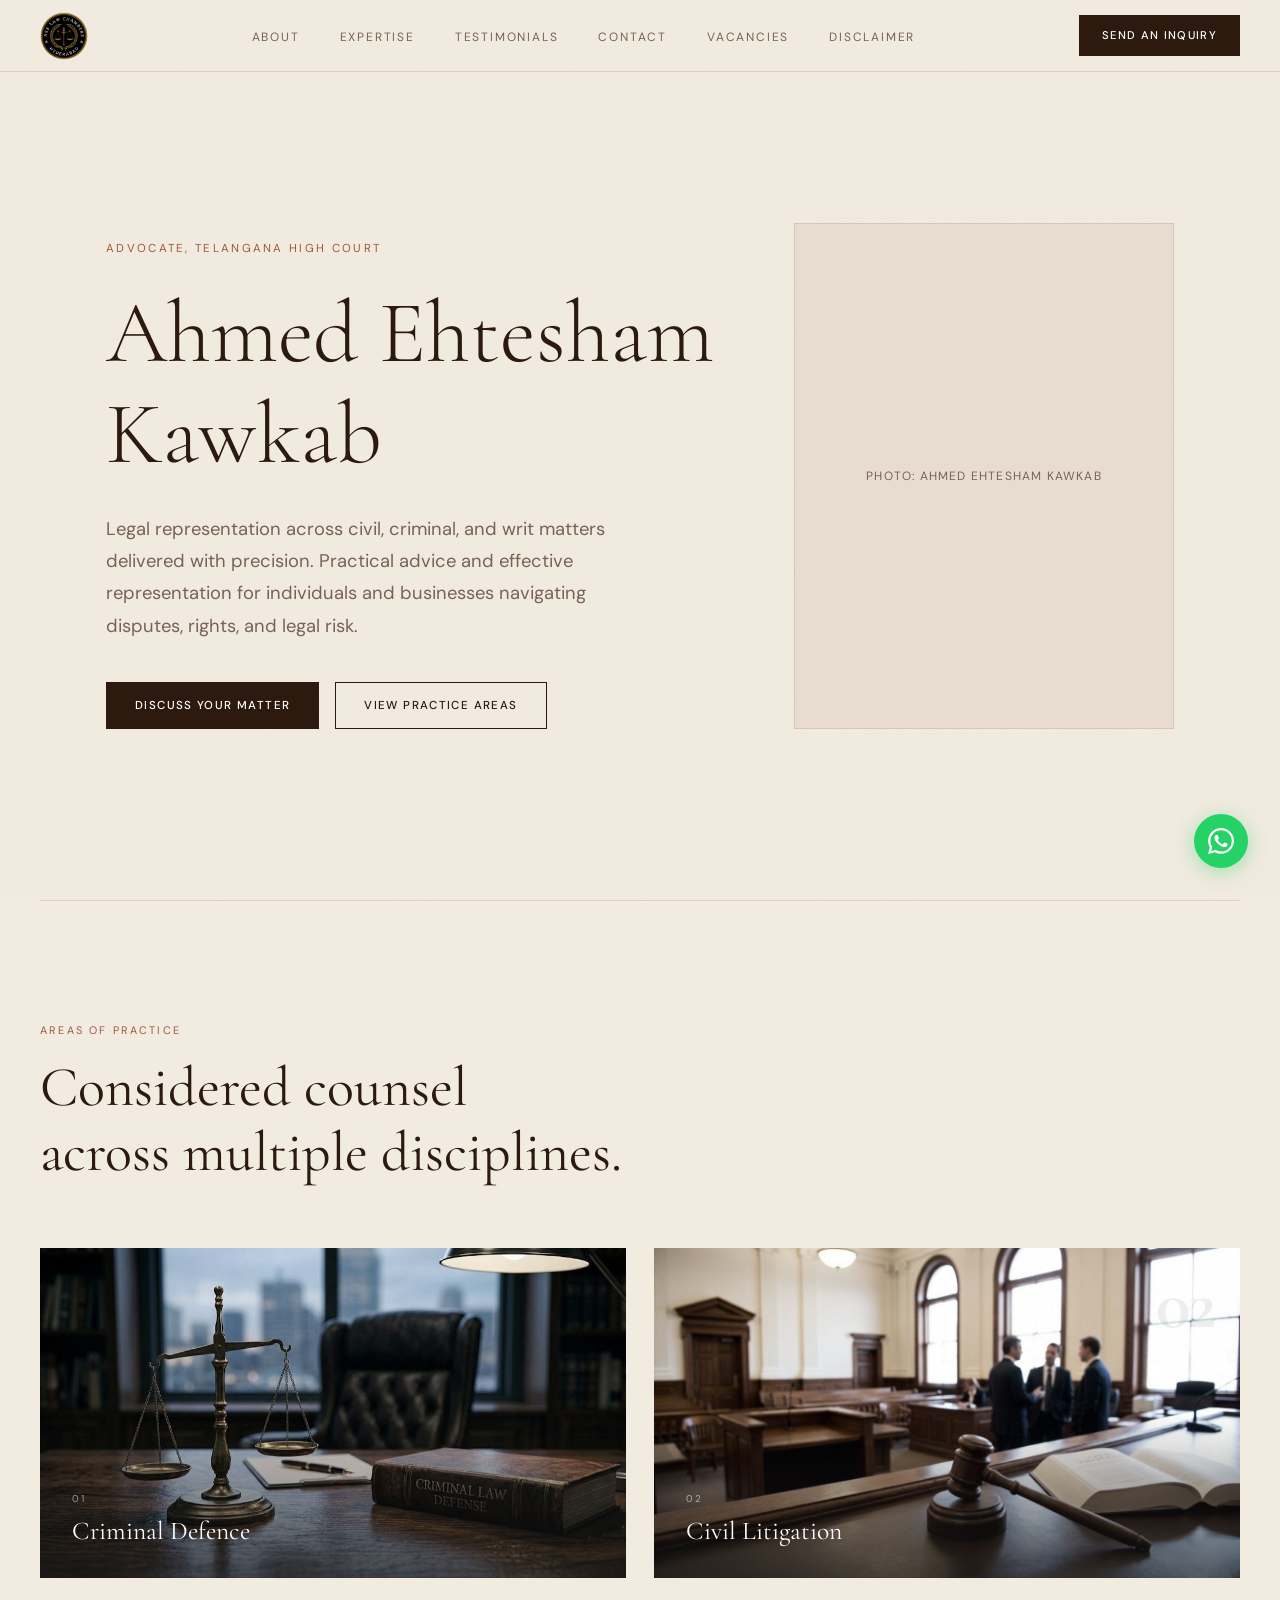
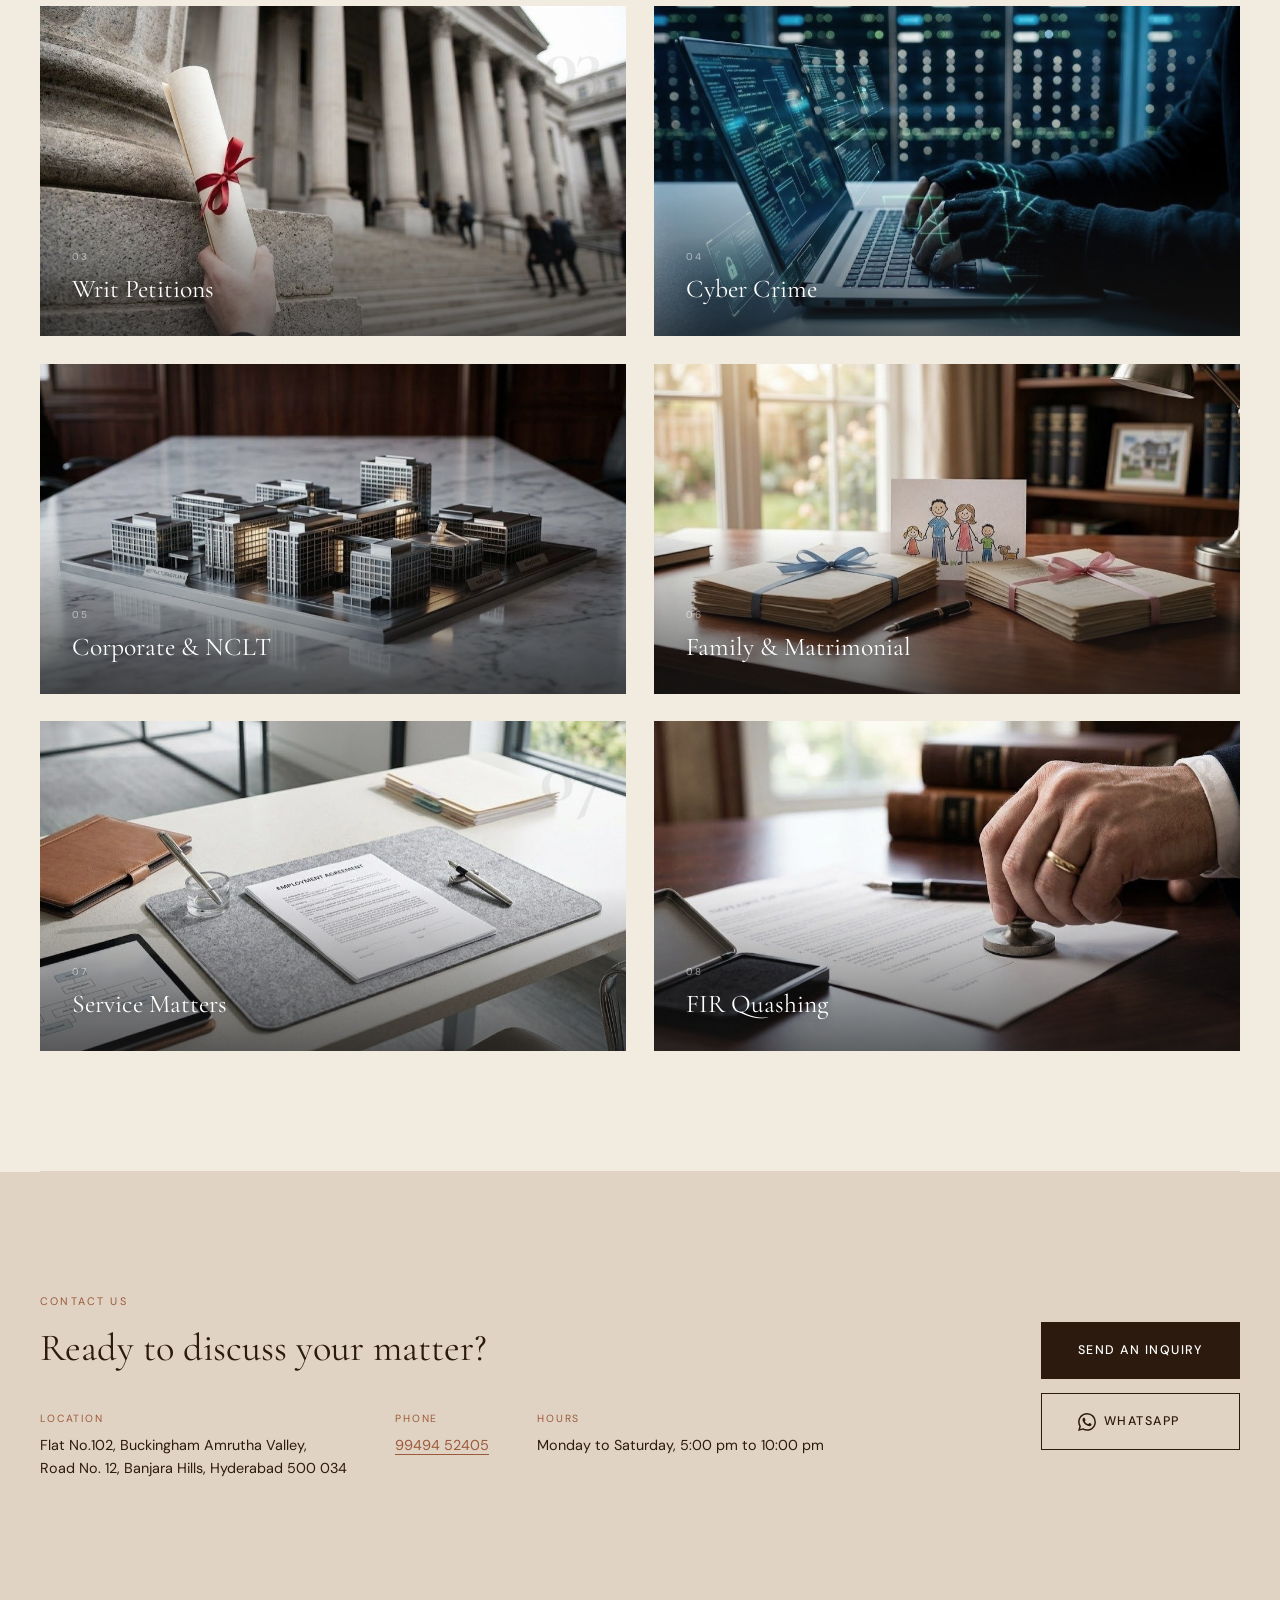
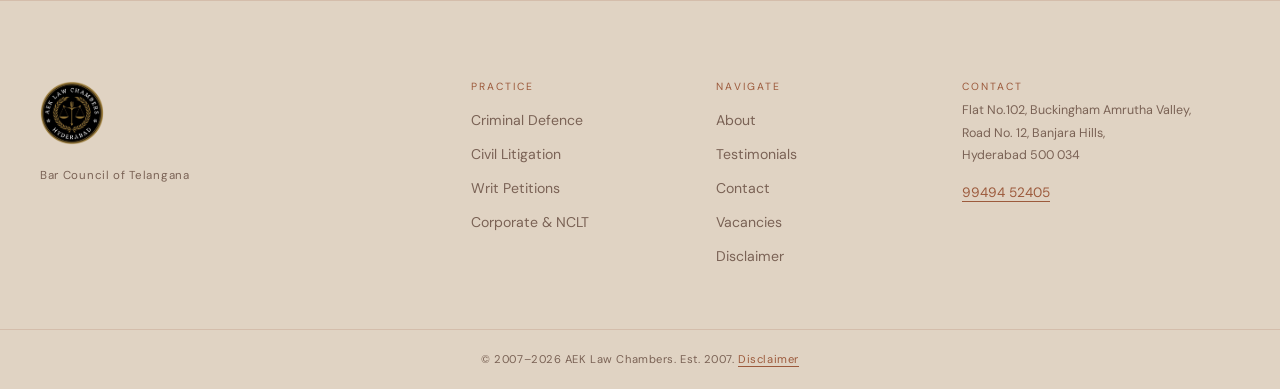
<file: index.html>
<!DOCTYPE html>
<html lang="en">
<head>
  <meta charset="UTF-8" />
  <meta name="viewport" content="width=device-width, initial-scale=1.0" />
  <title>AEK Law Chambers | Ahmed Ehtesham Kawkab: Advocate, Telangana High Court, Hyderabad</title>
  <meta name="description" content="AEK Law Chambers - Ahmed Ehtesham Kawkab, Advocate at the Telangana High Court, Hyderabad. 19 years of practice in criminal, civil, corporate, and constitutional law." />
  <meta name="keywords" content="advocate Hyderabad, lawyer Hyderabad, Telangana High Court advocate, criminal lawyer Hyderabad, civil lawyer Hyderabad, Banjara Hills advocate, AEK Law Chambers, Ahmed Ehtesham Kawkab, criminal defence advocate India, divorce lawyer Hyderabad, property dispute lawyer, bail advocate India, writ petition advocate, NCLT lawyer Hyderabad, cyber crime advocate India, family court lawyer Hyderabad" />
  <meta name="robots" content="index, follow" />
  <link rel="canonical" href="https://aeklawchambers.in/" />
  <meta property="og:title" content="AEK Law Chambers | Advocate, Telangana High Court" />
  <meta property="og:description" content="19 years at the Telangana Bar. Criminal defence, civil litigation, writ petitions, corporate law and more. Banjara Hills, Hyderabad." />
  <meta property="og:type" content="website" />
  <link rel="preconnect" href="https://fonts.googleapis.com" />
  <link rel="preconnect" href="https://fonts.gstatic.com" crossorigin />
  <link href="https://fonts.googleapis.com/css2?family=Cormorant+Garamond:ital,wght@0,300;0,400;0,500;0,600;0,700;1,300;1,400&family=DM+Sans:wght@300;400;500;600&display=swap" rel="stylesheet" />
  <link rel="stylesheet" href="shared.css" />
</head>
<body>

  <div class="grain-overlay" aria-hidden="true">
    <svg xmlns="http://www.w3.org/2000/svg" width="100%" height="100%">
      <filter id="grain"><feTurbulence type="fractalNoise" baseFrequency="0.65" numOctaves="3" stitchTiles="stitch"/><feColorMatrix type="saturate" values="0"/></filter>
      <rect width="100%" height="100%" filter="url(#grain)" />
    </svg>
  </div>

  <header class="site-nav" id="site-nav">
    <nav class="nav-inner">
      <a href="index.html" class="nav-logo"><img src="assets/logo.png" alt="AEK Law Chambers" class="nav-logo-img" /></a>
      <button class="hamburger" id="hamburger" aria-label="Open menu" aria-expanded="false">
        <span></span><span></span><span></span>
      </button>
      <ul class="nav-links" id="nav-links">
        <li><a href="about.html" class="nav-link">About</a></li>
        <li><a href="practice.html" class="nav-link">Expertise</a></li>
        <li><a href="testimonials.html" class="nav-link">Testimonials</a></li>
                <li><a href="contact.html" class="nav-link">Contact</a></li>
        <li><a href="vacancy.html" class="nav-link">Vacancies</a></li>
        <li><a href="disclaimer.html" class="nav-link">Disclaimer</a></li>
      </ul>
      <a href="contact.html" class="btn btn-primary nav-cta">Send an Inquiry</a>
    </nav>
  </header>

  <main>
    <section class="hero" id="hero">
      <div class="container hero-inner">
        <div class="hero-content">
          <p class="hero-eyebrow reveal-hero" data-delay="0">Advocate, Telangana High Court</p>
          <h1 class="hero-name reveal-hero" data-delay="1">Ahmed Ehtesham<br/>Kawkab</h1>
          <p class="hero-tagline reveal-hero" data-delay="2">Legal representation across civil, criminal, and writ matters delivered with precision.
Practical advice and effective representation for individuals and businesses navigating disputes, rights, and legal risk.</p>
          <div class="hero-actions reveal-hero" data-delay="3">
            <a href="contact.html" class="btn btn-primary">Discuss Your Matter</a>
            <a href="practice.html" class="btn btn-outline">View Practice Areas</a>
          </div>
        </div>
        <div class="hero-aside reveal-hero" data-delay="2">
          <div class="photo-placeholder">
            <span>Photo: Ahmed Ehtesham Kawkab</span>
          </div>
        </div>
      </div>
    </section>

    <div class="section-rule reveal-rule"></div>

    <section class="section" id="expertise">
      <div class="container">
        <div class="section-header reveal">
          <p class="section-eyebrow">Areas of Practice</p>
          <h2 class="section-title">Considered counsel<br/>across multiple disciplines.</h2>
        </div>
        <div class="img-cards-grid" style="margin-top:8px;">
          <a href="practice.html#criminal" class="img-practice-card reveal">
            <img src="assets/criminal.jpg" alt="Criminal Defence - AEK Law Chambers" onerror="this.style.display='none'" />
            <div class="img-card-num">01</div>
            <div class="img-card-overlay">
              <span class="img-card-label">01</span>
              <h3 class="img-card-title">Criminal Defence</h3>
            </div>
            <div class="img-card-btn">View Practice Area</div>
          </a>
          <a href="practice.html#civil" class="img-practice-card reveal">
            <img src="assets/civil.jpg" alt="Civil Litigation - AEK Law Chambers" onerror="this.style.display='none'" />
            <div class="img-card-num">02</div>
            <div class="img-card-overlay">
              <span class="img-card-label">02</span>
              <h3 class="img-card-title">Civil Litigation</h3>
            </div>
            <div class="img-card-btn">View Practice Area</div>
          </a>
          <a href="practice.html#writ" class="img-practice-card reveal">
            <img src="assets/writ.jpg" alt="Writ Petitions - AEK Law Chambers" onerror="this.style.display='none'" />
            <div class="img-card-num">03</div>
            <div class="img-card-overlay">
              <span class="img-card-label">03</span>
              <h3 class="img-card-title">Writ Petitions</h3>
            </div>
            <div class="img-card-btn">View Practice Area</div>
          </a>
          <a href="practice.html#cyber" class="img-practice-card reveal">
            <img src="assets/cyber.jpg" alt="Cyber Crime - AEK Law Chambers" onerror="this.style.display='none'" />
            <div class="img-card-num">04</div>
            <div class="img-card-overlay">
              <span class="img-card-label">04</span>
              <h3 class="img-card-title">Cyber Crime</h3>
            </div>
            <div class="img-card-btn">View Practice Area</div>
          </a>
          <a href="practice.html#corporate" class="img-practice-card reveal">
            <img src="assets/corporate.jpg" alt="Corporate and NCLT - AEK Law Chambers" onerror="this.style.display='none'" />
            <div class="img-card-num">05</div>
            <div class="img-card-overlay">
              <span class="img-card-label">05</span>
              <h3 class="img-card-title">Corporate &amp; NCLT</h3>
            </div>
            <div class="img-card-btn">View Practice Area</div>
          </a>
          <a href="practice.html#family" class="img-practice-card reveal">
            <img src="assets/family.jpg" alt="Family and Matrimonial - AEK Law Chambers" onerror="this.style.display='none'" />
            <div class="img-card-num">06</div>
            <div class="img-card-overlay">
              <span class="img-card-label">06</span>
              <h3 class="img-card-title">Family &amp; Matrimonial</h3>
            </div>
            <div class="img-card-btn">View Practice Area</div>
          </a>
          <a href="practice.html#service" class="img-practice-card reveal">
            <img src="assets/service.jpg" alt="Service Matters - AEK Law Chambers" onerror="this.style.display='none'" />
            <div class="img-card-num">07</div>
            <div class="img-card-overlay">
              <span class="img-card-label">07</span>
              <h3 class="img-card-title">Service Matters</h3>
            </div>
            <div class="img-card-btn">View Practice Area</div>
          </a>
          <a href="practice.html#fir-quashing" class="img-practice-card reveal">
            <img src="assets/fir-quashing.jpg" alt="FIR Quashing - AEK Law Chambers" onerror="this.style.display='none'" />
            <div class="img-card-num">08</div>
            <div class="img-card-overlay">
              <span class="img-card-label">08</span>
              <h3 class="img-card-title">FIR Quashing</h3>
            </div>
            <div class="img-card-btn">View Practice Area</div>
          </a>
        </div>
      </div>
    </section>

    <div class="section-rule reveal-rule"></div>

    <section class="section cta-strip">
      <div class="container">
        <div class="cta-inner reveal">
          <div class="cta-left">
            <p class="section-eyebrow">Contact Us</p>
            <h2 class="cta-title">Ready to discuss your matter?</h2>
            <div class="cta-details">
              <div class="cta-detail">
                <span class="detail-label">Location</span>
                <span class="detail-value">Flat No.102, Buckingham Amrutha Valley,<br/>Road No. 12, Banjara Hills, Hyderabad 500 034</span>
              </div>
              <div class="cta-detail">
                <span class="detail-label">Phone</span>
                <span class="detail-value"><a href="tel:+919949452405" class="inline-link">99494 52405</a></span>
              </div>
              <div class="cta-detail">
                <span class="detail-label">Hours</span>
                <span class="detail-value">Monday to Saturday, 5:00 pm to 10:00 pm</span>
              </div>
            </div>
          </div>
          <div class="cta-right">
            <a href="contact.html" class="btn btn-primary btn-lg">Send an Inquiry</a>
            <a href="https://wa.me/919949452405" target="_blank" rel="noopener" class="btn btn-outline btn-lg">
              <svg width="18" height="18" viewBox="0 0 24 24" fill="currentColor"><path d="M17.472 14.382c-.297-.149-1.758-.867-2.03-.967-.273-.099-.471-.148-.67.15-.197.297-.767.966-.94 1.164-.173.199-.347.223-.644.075-.297-.15-1.255-.463-2.39-1.475-.883-.788-1.48-1.761-1.653-2.059-.173-.297-.018-.458.13-.606.134-.133.298-.347.446-.52.149-.174.198-.298.298-.497.099-.198.05-.371-.025-.52-.075-.149-.669-1.612-.916-2.207-.242-.579-.487-.5-.669-.51-.173-.008-.371-.01-.57-.01-.198 0-.52.074-.792.372-.272.297-1.04 1.016-1.04 2.479 0 1.462 1.065 2.875 1.213 3.074.149.198 2.096 3.2 5.077 4.487.709.306 1.262.489 1.694.625.712.227 1.36.195 1.871.118.571-.085 1.758-.719 2.006-1.413.248-.694.248-1.289.173-1.413-.074-.124-.272-.198-.57-.347m-5.421 7.403h-.004a9.87 9.87 0 01-5.031-1.378l-.361-.214-3.741.982.998-3.648-.235-.374a9.86 9.86 0 01-1.51-5.26c.001-5.45 4.436-9.884 9.888-9.884 2.64 0 5.122 1.03 6.988 2.898a9.825 9.825 0 012.893 6.994c-.003 5.45-4.437 9.884-9.885 9.884m8.413-18.297A11.815 11.815 0 0012.05 0C5.495 0 .16 5.335.157 11.892c0 2.096.547 4.142 1.588 5.945L.057 24l6.305-1.654a11.882 11.882 0 005.683 1.448h.005c6.554 0 11.89-5.335 11.893-11.893a11.821 11.821 0 00-3.48-8.413Z"/></svg>
              WhatsApp
            </a>
          </div>
        </div>
      </div>
    </section>
  </main>

  <footer class="site-footer">
    <div class="container footer-inner">
      <div class="footer-brand">
        <a href="index.html" class="footer-logo"><img src="assets/logo.png" alt="AEK Law Chambers" class="footer-logo-img" /></a>
        <p class="footer-enrollment">Bar Council of Telangana</p>
      </div>
      <div class="footer-links">
        <h4 class="footer-links-title">Practice</h4>
        <a href="practice.html#criminal">Criminal Defence</a>
        <a href="practice.html#civil">Civil Litigation</a>
        <a href="practice.html#writ">Writ Petitions</a>
        <a href="practice.html#corporate">Corporate &amp; NCLT</a>
      </div>
      <div class="footer-links">
        <h4 class="footer-links-title">Navigate</h4>
        <a href="about.html">About</a>
                <a href="testimonials.html">Testimonials</a>
        <a href="contact.html">Contact</a>
        <a href="vacancy.html">Vacancies</a>
        <a href="disclaimer.html">Disclaimer</a>
      </div>
      <div class="footer-contact">
        <h4 class="footer-links-title">Contact</h4>
        <p>Flat No.102, Buckingham Amrutha Valley,<br/>Road No. 12, Banjara Hills,<br/>Hyderabad 500 034</p>
        <a href="tel:+919949452405" class="inline-link">99494 52405</a>
      </div>
    </div>
    <div class="footer-bottom">
      <div class="container">
        <p>© 2007–2026 AEK Law Chambers. Est. 2007. <a href="disclaimer.html" class="footer-disclaimer-link">Disclaimer</a></p>
      </div>
    </div>
  </footer>

  <a href="https://wa.me/919949452405" target="_blank" rel="noopener" class="whatsapp-float" aria-label="Chat on WhatsApp">
    <svg width="26" height="26" viewBox="0 0 24 24" fill="currentColor"><path d="M17.472 14.382c-.297-.149-1.758-.867-2.03-.967-.273-.099-.471-.148-.67.15-.197.297-.767.966-.94 1.164-.173.199-.347.223-.644.075-.297-.15-1.255-.463-2.39-1.475-.883-.788-1.48-1.761-1.653-2.059-.173-.297-.018-.458.13-.606.134-.133.298-.347.446-.52.149-.174.198-.298.298-.497.099-.198.05-.371-.025-.52-.075-.149-.669-1.612-.916-2.207-.242-.579-.487-.5-.669-.51-.173-.008-.371-.01-.57-.01-.198 0-.52.074-.792.372-.272.297-1.04 1.016-1.04 2.479 0 1.462 1.065 2.875 1.213 3.074.149.198 2.096 3.2 5.077 4.487.709.306 1.262.489 1.694.625.712.227 1.36.195 1.871.118.571-.085 1.758-.719 2.006-1.413.248-.694.248-1.289.173-1.413-.074-.124-.272-.198-.57-.347m-5.421 7.403h-.004a9.87 9.87 0 01-5.031-1.378l-.361-.214-3.741.982.998-3.648-.235-.374a9.86 9.86 0 01-1.51-5.26c.001-5.45 4.436-9.884 9.888-9.884 2.64 0 5.122 1.03 6.988 2.898a9.825 9.825 0 012.893 6.994c-.003 5.45-4.437 9.884-9.885 9.884m8.413-18.297A11.815 11.815 0 0012.05 0C5.495 0 .16 5.335.157 11.892c0 2.096.547 4.142 1.588 5.945L.057 24l6.305-1.654a11.882 11.882 0 005.683 1.448h.005c6.554 0 11.89-5.335 11.893-11.893a11.821 11.821 0 00-3.48-8.413Z"/></svg>
  </a>

  <div class="page-transition" id="page-transition"></div>
  <script src="shared.js"></script>
</body>
</html>
</file>
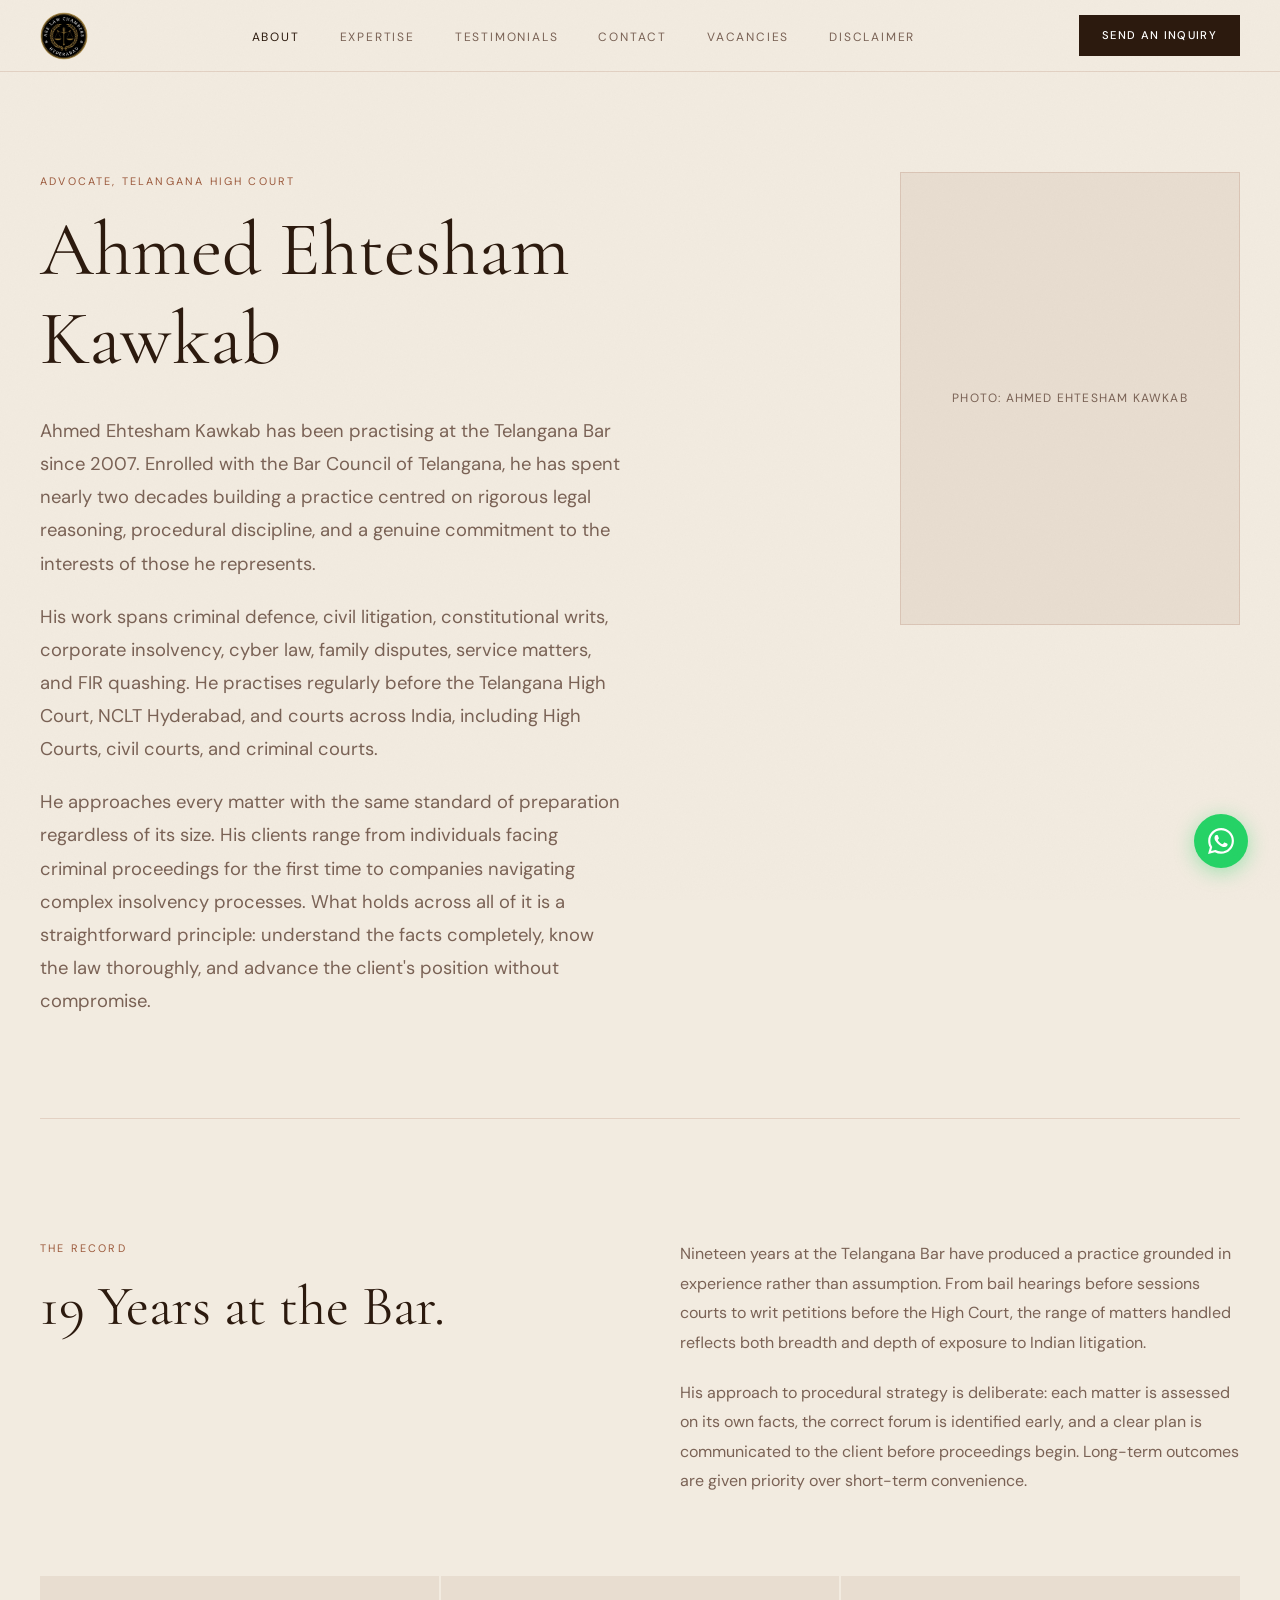
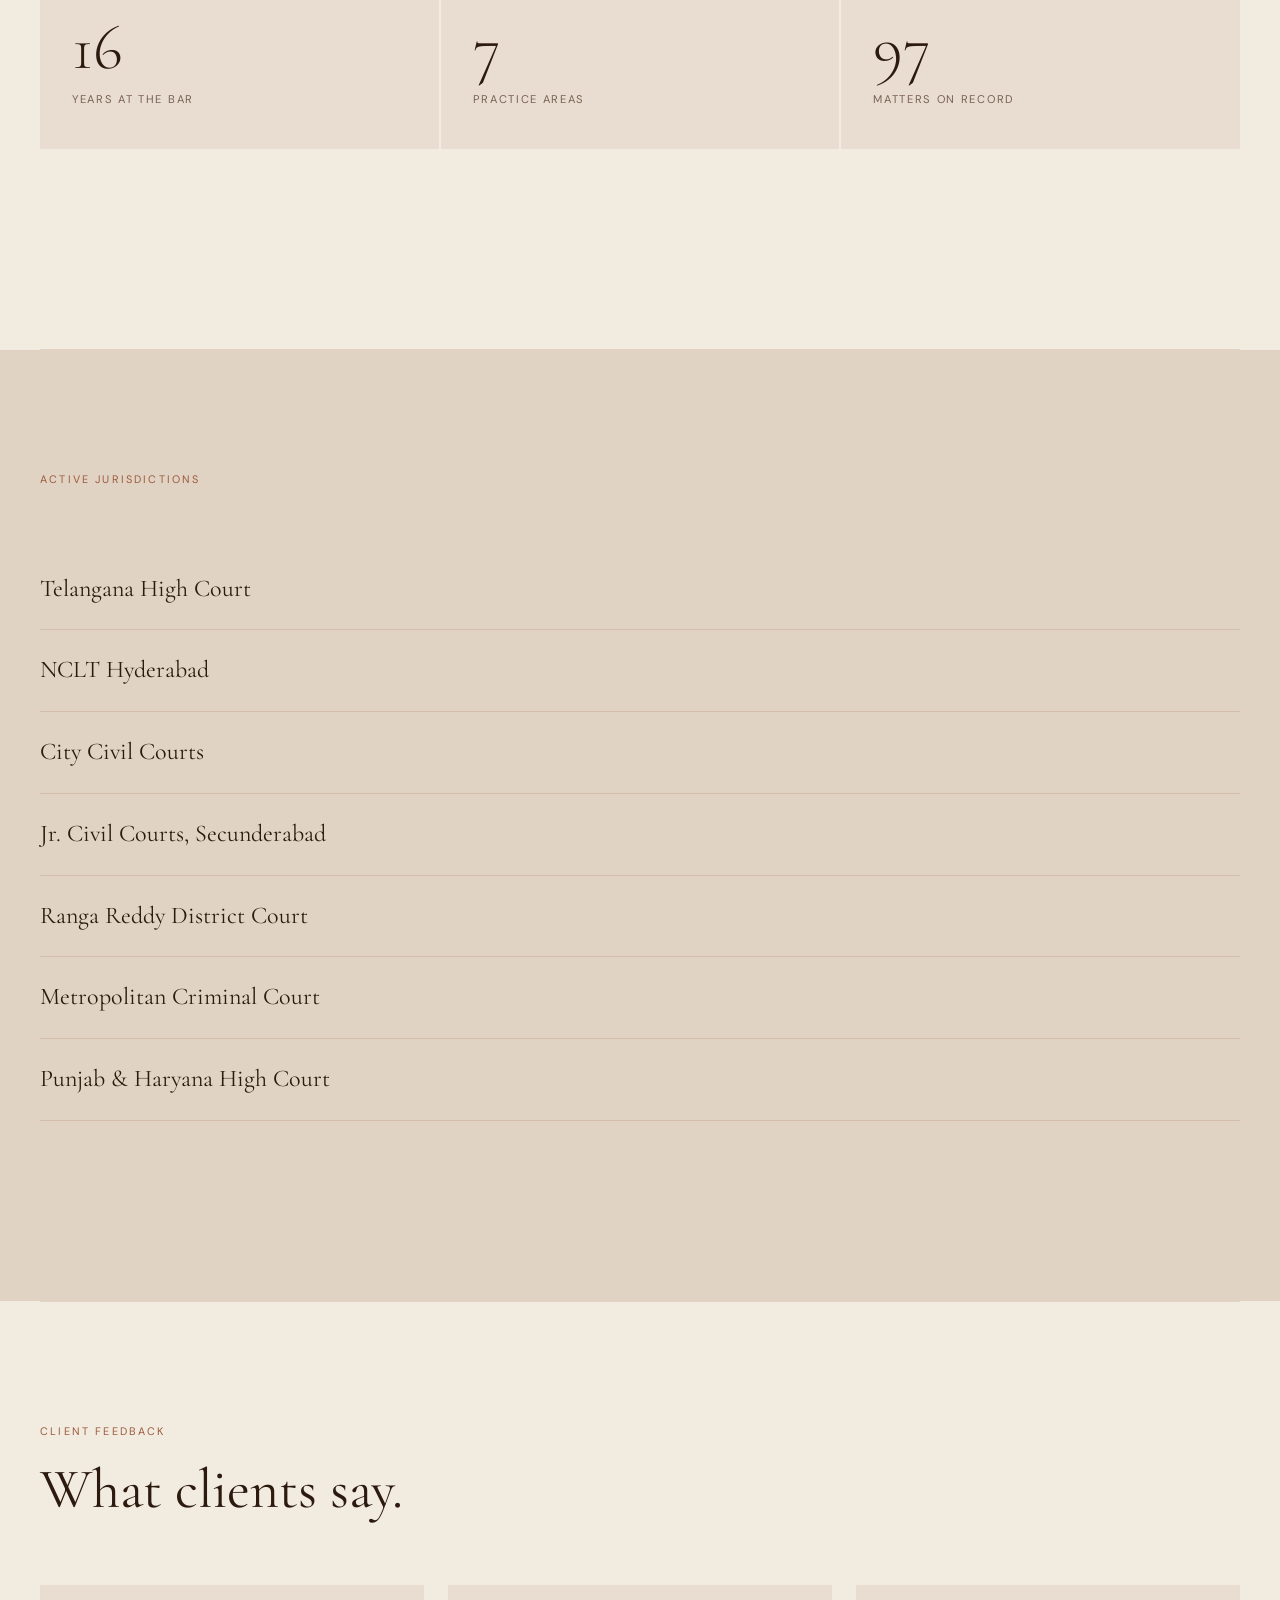
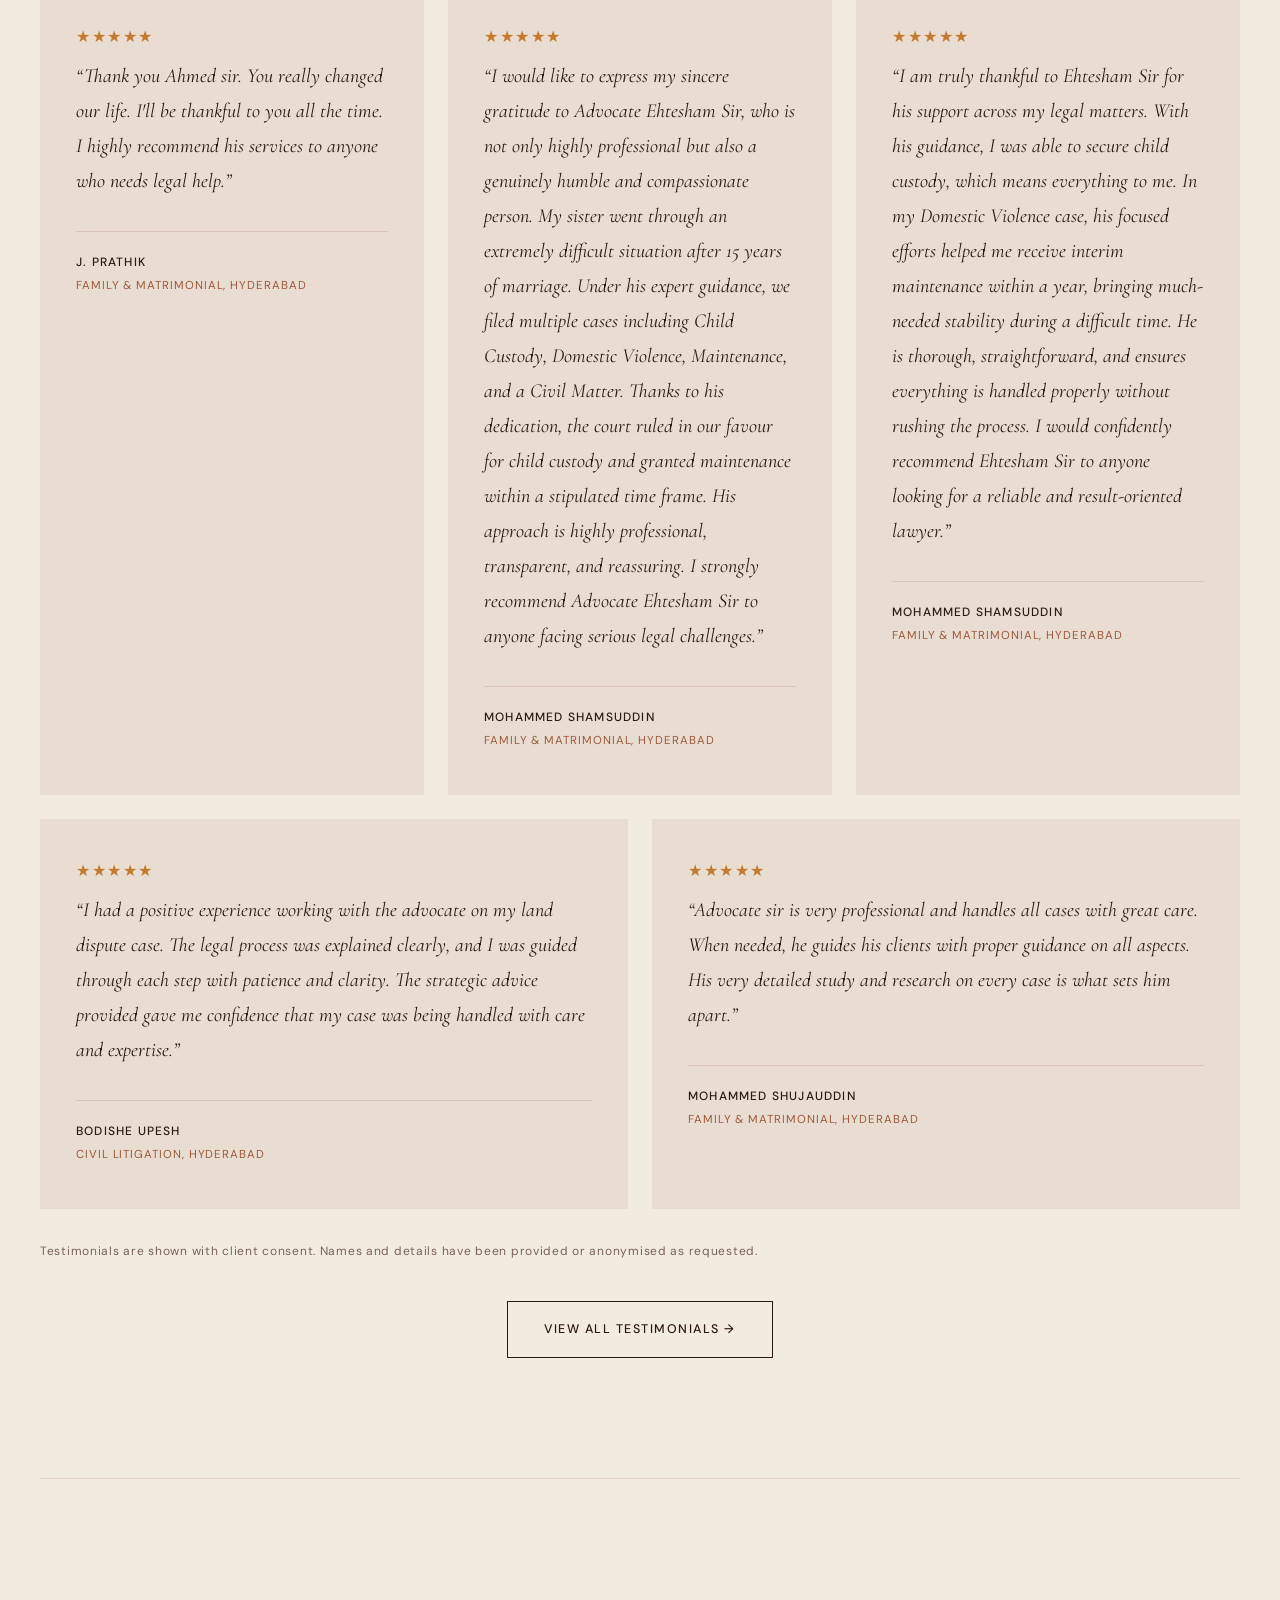
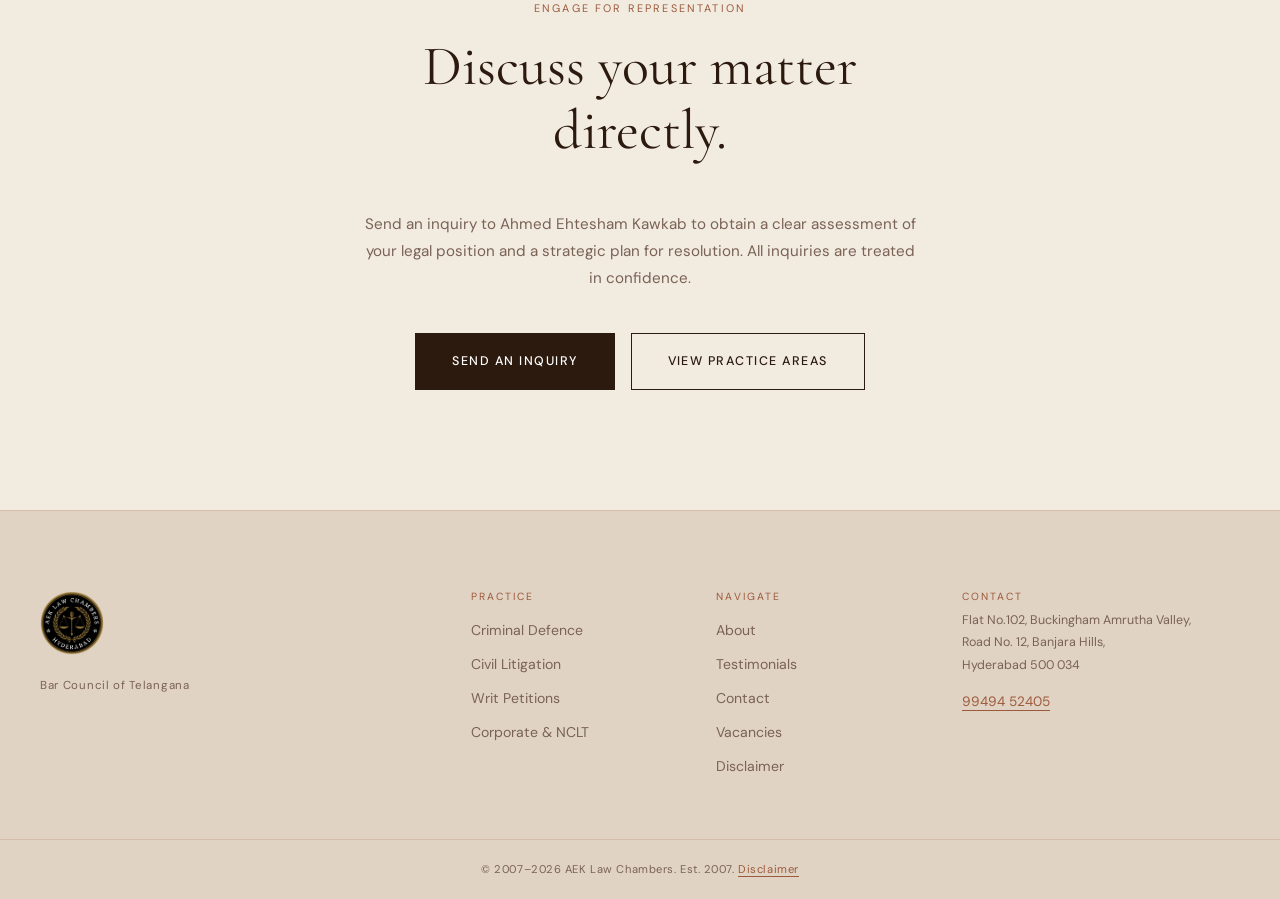
<file: about.html>
<!DOCTYPE html>
<html lang="en">
<head>
  <meta charset="UTF-8" />
  <meta name="viewport" content="width=device-width, initial-scale=1.0" />
  <title>About Ahmed Ehtesham Kawkab: Advocate, Telangana High Court | AEK Law</title>
  <meta name="description" content="Ahmed Ehtesham Kawkab is an Advocate at the Telangana High Court with 19 years of practice. Based in Banjara Hills, Hyderabad. Criminal, civil, corporate and constitutional law." />
  <meta name="keywords" content="Ahmed Ehtesham Kawkab, advocate Hyderabad, Telangana Bar, AEK Law, lawyer Banjara Hills, criminal defence lawyer India, experienced advocate India, best advocate Hyderabad, Telangana High Court lawyer, civil litigation advocate India" />
  <meta name="robots" content="index, follow" />
  <link rel="canonical" href="https://aeklawchambers.in/about.html" />
  <meta property="og:title" content="Ahmed Ehtesham Kawkab - Advocate, Telangana High Court" />
  <meta property="og:description" content="19 years at the Telangana Bar. Criminal defence, civil litigation, writ petitions, and more. Banjara Hills, Hyderabad." />
  <meta property="og:type" content="profile" />
  <link rel="preconnect" href="https://fonts.googleapis.com" />
  <link rel="preconnect" href="https://fonts.gstatic.com" crossorigin />
  <link href="https://fonts.googleapis.com/css2?family=Cormorant+Garamond:ital,wght@0,300;0,400;0,500;0,600;0,700;1,300;1,400&family=DM+Sans:wght@300;400;500;600&display=swap" rel="stylesheet" />
  <link rel="stylesheet" href="shared.css" />
</head>
<body>

  <div class="grain-overlay" aria-hidden="true">
    <svg xmlns="http://www.w3.org/2000/svg" width="100%" height="100%">
      <filter id="grain"><feTurbulence type="fractalNoise" baseFrequency="0.65" numOctaves="3" stitchTiles="stitch"/><feColorMatrix type="saturate" values="0"/></filter>
      <rect width="100%" height="100%" filter="url(#grain)" />
    </svg>
  </div>

  <header class="site-nav" id="site-nav">
    <nav class="nav-inner">
      <a href="index.html" class="nav-logo"><img src="assets/logo.png" alt="AEK Law Chambers" class="nav-logo-img" /></a>
      <button class="hamburger" id="hamburger" aria-label="Open menu" aria-expanded="false">
        <span></span><span></span><span></span>
      </button>
      <ul class="nav-links" id="nav-links">
        <li><a href="about.html" class="nav-link active">About</a></li>
        <li><a href="practice.html" class="nav-link">Expertise</a></li>
        <li><a href="testimonials.html" class="nav-link">Testimonials</a></li>
                <li><a href="contact.html" class="nav-link">Contact</a></li>
        <li><a href="vacancy.html" class="nav-link">Vacancies</a></li>
        <li><a href="disclaimer.html" class="nav-link">Disclaimer</a></li>
      </ul>
      <a href="contact.html" class="btn btn-primary nav-cta">Send an Inquiry</a>
    </nav>
  </header>

  <main>
    <section class="about-hero section">
      <div class="container">
        <div class="about-hero-grid">
          <div>
            <p class="section-eyebrow reveal-hero" data-delay="0">Advocate, Telangana High Court</p>
            <h1 class="about-name reveal-hero" data-delay="1">Ahmed Ehtesham<br/>Kawkab</h1>
            <p class="about-bio reveal-hero" data-delay="2">Ahmed Ehtesham Kawkab has been practising at the Telangana Bar since 2007. Enrolled with the Bar Council of Telangana, he has spent nearly two decades building a practice centred on rigorous legal reasoning, procedural discipline, and a genuine commitment to the interests of those he represents.</p>
            <p class="about-bio reveal-hero" data-delay="3">His work spans criminal defence, civil litigation, constitutional writs, corporate insolvency, cyber law, family disputes, service matters, and FIR quashing. He practises regularly before the Telangana High Court, NCLT Hyderabad, and courts across India, including High Courts, civil courts, and criminal courts.</p>
            <p class="about-bio reveal-hero" data-delay="4">He approaches every matter with the same standard of preparation regardless of its size. His clients range from individuals facing criminal proceedings for the first time to companies navigating complex insolvency processes. What holds across all of it is a straightforward principle: understand the facts completely, know the law thoroughly, and advance the client's position without compromise.</p>
          </div>
          <div class="reveal-hero" data-delay="2">
            <div class="photo-placeholder" style="aspect-ratio:3/4;">
              <span>Photo: Ahmed Ehtesham Kawkab</span>
            </div>
          </div>
        </div>
      </div>
    </section>

    <div class="section-rule reveal-rule"></div>

    <section class="section" id="record">
      <div class="container">
        <div style="display:grid;grid-template-columns:1fr 1fr;gap:80px;align-items:start;" class="reveal">
          <div>
            <p class="section-eyebrow">The Record</p>
            <h2 class="section-title" style="margin-bottom:24px;">19 Years at the Bar.</h2>
          </div>
          <div>
            <p style="font-size:1rem;color:var(--muted);line-height:1.85;margin-bottom:20px;">Nineteen years at the Telangana Bar have produced a practice grounded in experience rather than assumption. From bail hearings before sessions courts to writ petitions before the High Court, the range of matters handled reflects both breadth and depth of exposure to Indian litigation.</p>
            <p style="font-size:1rem;color:var(--muted);line-height:1.85;">His approach to procedural strategy is deliberate: each matter is assessed on its own facts, the correct forum is identified early, and a clear plan is communicated to the client before proceedings begin. Long-term outcomes are given priority over short-term convenience.</p>
          </div>
        </div>

        <div class="stats-grid" style="margin-top:80px;">
          <div class="stat-block reveal">
            <div class="stat-number" data-count="19">0</div>
            <div class="stat-label">Years at the Bar</div>
          </div>
          <div class="stat-block reveal">
            <div class="stat-number" data-count="8">0</div>
            <div class="stat-label">Practice Areas</div>
          </div>
          <div class="stat-block reveal">
            <div class="stat-number" data-count="115">0</div>
            <div class="stat-label">Matters on Record</div>
          </div>
        </div>
      </div>
    </section>

    <div class="section-rule reveal-rule"></div>

    <section class="section" id="courts" style="background:#E0D3C3;">
      <div class="container">
        <p class="section-eyebrow reveal">Active Jurisdictions</p>
        <div class="courts-list">
          <div class="court-row reveal"><span>Telangana High Court</span></div>
          <div class="court-row reveal"><span>NCLT Hyderabad</span></div>
          <div class="court-row reveal"><span>City Civil Courts</span></div>
          <div class="court-row reveal"><span>Jr. Civil Courts, Secunderabad</span></div>
          <div class="court-row reveal"><span>Ranga Reddy District Court</span></div>
          <div class="court-row reveal"><span>Metropolitan Criminal Court</span></div>
          <div class="court-row reveal"><span>Punjab &amp; Haryana High Court</span></div>
        </div>
      </div>
    </section>

    <div class="section-rule reveal-rule"></div>

    <!-- Testimonials -->
    <section class="section" id="testimonials">
      <div class="container">
        <div class="section-header reveal">
          <p class="section-eyebrow">Client Feedback</p>
          <h2 class="section-title">What clients say.</h2>
        </div>
        <div class="testimonials-grid">

          <div class="testimonial-card">
            <span class="stars"><span class="stars-filled">★★★★★</span></span>
            <p class="testimonial-quote">Thank you Ahmed sir. You really changed our life. I'll be thankful to you all the time. I highly recommend his services to anyone who needs legal help.</p>
            <div class="testimonial-meta">
              <p class="testimonial-name">J. Prathik</p>
              <p class="testimonial-detail">Family & Matrimonial, Hyderabad</p>
            </div>
          </div>

          <div class="testimonial-card">
            <span class="stars"><span class="stars-filled">★★★★★</span></span>
            <p class="testimonial-quote">I would like to express my sincere gratitude to Advocate Ehtesham Sir, who is not only highly professional but also a genuinely humble and compassionate person. My sister went through an extremely difficult situation after 15 years of marriage. Under his expert guidance, we filed multiple cases including Child Custody, Domestic Violence, Maintenance, and a Civil Matter. Thanks to his dedication, the court ruled in our favour for child custody and granted maintenance within a stipulated time frame. His approach is highly professional, transparent, and reassuring. I strongly recommend Advocate Ehtesham Sir to anyone facing serious legal challenges.</p>
            <div class="testimonial-meta">
              <p class="testimonial-name">Mohammed Shamsuddin</p>
              <p class="testimonial-detail">Family & Matrimonial, Hyderabad</p>
            </div>
          </div>

          <div class="testimonial-card">
            <span class="stars"><span class="stars-filled">★★★★★</span></span>
            <p class="testimonial-quote">I am truly thankful to Ehtesham Sir for his support across my legal matters. With his guidance, I was able to secure child custody, which means everything to me. In my Domestic Violence case, his focused efforts helped me receive interim maintenance within a year, bringing much-needed stability during a difficult time. He is thorough, straightforward, and ensures everything is handled properly without rushing the process. I would confidently recommend Ehtesham Sir to anyone looking for a reliable and result-oriented lawyer.</p>
            <div class="testimonial-meta">
              <p class="testimonial-name">Mohammed Shamsuddin</p>
              <p class="testimonial-detail">Family & Matrimonial, Hyderabad</p>
            </div>
          </div>

          <div class="testimonial-card">
            <span class="stars"><span class="stars-filled">★★★★★</span></span>
            <p class="testimonial-quote">I had a positive experience working with the advocate on my land dispute case. The legal process was explained clearly, and I was guided through each step with patience and clarity. The strategic advice provided gave me confidence that my case was being handled with care and expertise.</p>
            <div class="testimonial-meta">
              <p class="testimonial-name">Bodishe Upesh</p>
              <p class="testimonial-detail">Civil Litigation, Hyderabad</p>
            </div>
          </div>

          <div class="testimonial-card">
            <span class="stars"><span class="stars-filled">★★★★★</span></span>
            <p class="testimonial-quote">Advocate sir is very professional and handles all cases with great care. When needed, he guides his clients with proper guidance on all aspects. His very detailed study and research on every case is what sets him apart.</p>
            <div class="testimonial-meta">
              <p class="testimonial-name">Mohammed Shujauddin</p>
              <p class="testimonial-detail">Family & Matrimonial, Hyderabad</p>
            </div>
          </div>

        </div>
        <p style="font-size:0.75rem;color:var(--muted);margin-top:32px;letter-spacing:0.06em;">Testimonials are shown with client consent. Names and details have been provided or anonymised as requested.</p>
        <div style="margin-top:40px;text-align:center;">
          <a href="testimonials.html" class="btn btn-outline btn-lg">View All Testimonials &rarr;</a>
        </div>
      </div>
    </section>

    <div class="section-rule reveal-rule"></div>

    <section class="section">
      <div class="container" style="text-align:center;max-width:640px;margin:0 auto;">
        <div class="reveal">
          <p class="section-eyebrow">Engage for Representation</p>
          <h2 class="section-title">Discuss your matter directly.</h2>
          <p style="color:var(--muted);font-size:0.95rem;line-height:1.8;margin-bottom:40px;">Send an inquiry to Ahmed Ehtesham Kawkab to obtain a clear assessment of your legal position and a strategic plan for resolution. All inquiries are treated in confidence.</p>
          <div style="display:flex;gap:16px;justify-content:center;flex-wrap:wrap;">
            <a href="contact.html" class="btn btn-primary btn-lg">Send an Inquiry</a>
            <a href="practice.html" class="btn btn-outline btn-lg">View Practice Areas</a>
          </div>
        </div>
      </div>
    </section>
  </main>

  <footer class="site-footer">
    <div class="container footer-inner">
      <div class="footer-brand">
        <a href="index.html" class="footer-logo"><img src="assets/logo.png" alt="AEK Law Chambers" class="footer-logo-img" /></a>
        <p class="footer-enrollment">Bar Council of Telangana</p>
      </div>
      <div class="footer-links">
        <h4 class="footer-links-title">Practice</h4>
        <a href="practice.html#criminal">Criminal Defence</a>
        <a href="practice.html#civil">Civil Litigation</a>
        <a href="practice.html#writ">Writ Petitions</a>
        <a href="practice.html#corporate">Corporate &amp; NCLT</a>
      </div>
      <div class="footer-links">
        <h4 class="footer-links-title">Navigate</h4>
        <a href="about.html">About</a>
                <a href="testimonials.html">Testimonials</a>
        <a href="contact.html">Contact</a>
        <a href="vacancy.html">Vacancies</a>
        <a href="disclaimer.html">Disclaimer</a>
      </div>
      <div class="footer-contact">
        <h4 class="footer-links-title">Contact</h4>
        <p>Flat No.102, Buckingham Amrutha Valley,<br/>Road No. 12, Banjara Hills,<br/>Hyderabad 500 034</p>
        <a href="tel:+919949452405" class="inline-link">99494 52405</a>
      </div>
    </div>
    <div class="footer-bottom">
      <div class="container">
        <p>© 2007–2026 AEK Law Chambers.  Est. 2007. <a href="disclaimer.html" class="footer-disclaimer-link">Disclaimer</a></p>
      </div>
    </div>
  </footer>

  <a href="https://wa.me/919949452405" target="_blank" rel="noopener" class="whatsapp-float" aria-label="Chat on WhatsApp">
    <svg width="26" height="26" viewBox="0 0 24 24" fill="currentColor"><path d="M17.472 14.382c-.297-.149-1.758-.867-2.03-.967-.273-.099-.471-.148-.67.15-.197.297-.767.966-.94 1.164-.173.199-.347.223-.644.075-.297-.15-1.255-.463-2.39-1.475-.883-.788-1.48-1.761-1.653-2.059-.173-.297-.018-.458.13-.606.134-.133.298-.347.446-.52.149-.174.198-.298.298-.497.099-.198.05-.371-.025-.52-.075-.149-.669-1.612-.916-2.207-.242-.579-.487-.5-.669-.51-.173-.008-.371-.01-.57-.01-.198 0-.52.074-.792.372-.272.297-1.04 1.016-1.04 2.479 0 1.462 1.065 2.875 1.213 3.074.149.198 2.096 3.2 5.077 4.487.709.306 1.262.489 1.694.625.712.227 1.36.195 1.871.118.571-.085 1.758-.719 2.006-1.413.248-.694.248-1.289.173-1.413-.074-.124-.272-.198-.57-.347m-5.421 7.403h-.004a9.87 9.87 0 01-5.031-1.378l-.361-.214-3.741.982.998-3.648-.235-.374a9.86 9.86 0 01-1.51-5.26c.001-5.45 4.436-9.884 9.888-9.884 2.64 0 5.122 1.03 6.988 2.898a9.825 9.825 0 012.893 6.994c-.003 5.45-4.437 9.884-9.885 9.884m8.413-18.297A11.815 11.815 0 0012.05 0C5.495 0 .16 5.335.157 11.892c0 2.096.547 4.142 1.588 5.945L.057 24l6.305-1.654a11.882 11.882 0 005.683 1.448h.005c6.554 0 11.89-5.335 11.893-11.893a11.821 11.821 0 00-3.48-8.413Z"/></svg>
  </a>

  <div class="page-transition" id="page-transition"></div>
  <script src="shared.js"></script>
  <script>
    /* Counter animation */
    function animateCount(el, target, duration) {
      let start = 0;
      const step = target / (duration / 16);
      const tick = () => {
        start = Math.min(start + step, target);
        el.textContent = Math.round(start);
        if (start < target) requestAnimationFrame(tick);
      };
      requestAnimationFrame(tick);
    }
    const statsObserver = new IntersectionObserver((entries) => {
      entries.forEach(entry => {
        if (entry.isIntersecting) {
          const el = entry.target;
          const target = parseInt(el.dataset.count, 10);
          animateCount(el, target, 800);
          statsObserver.unobserve(el);
        }
      });
    }, { threshold: 0.5 });
    document.querySelectorAll('.stat-number[data-count]').forEach(el => statsObserver.observe(el));
  </script>
</body>
</html>
</file>
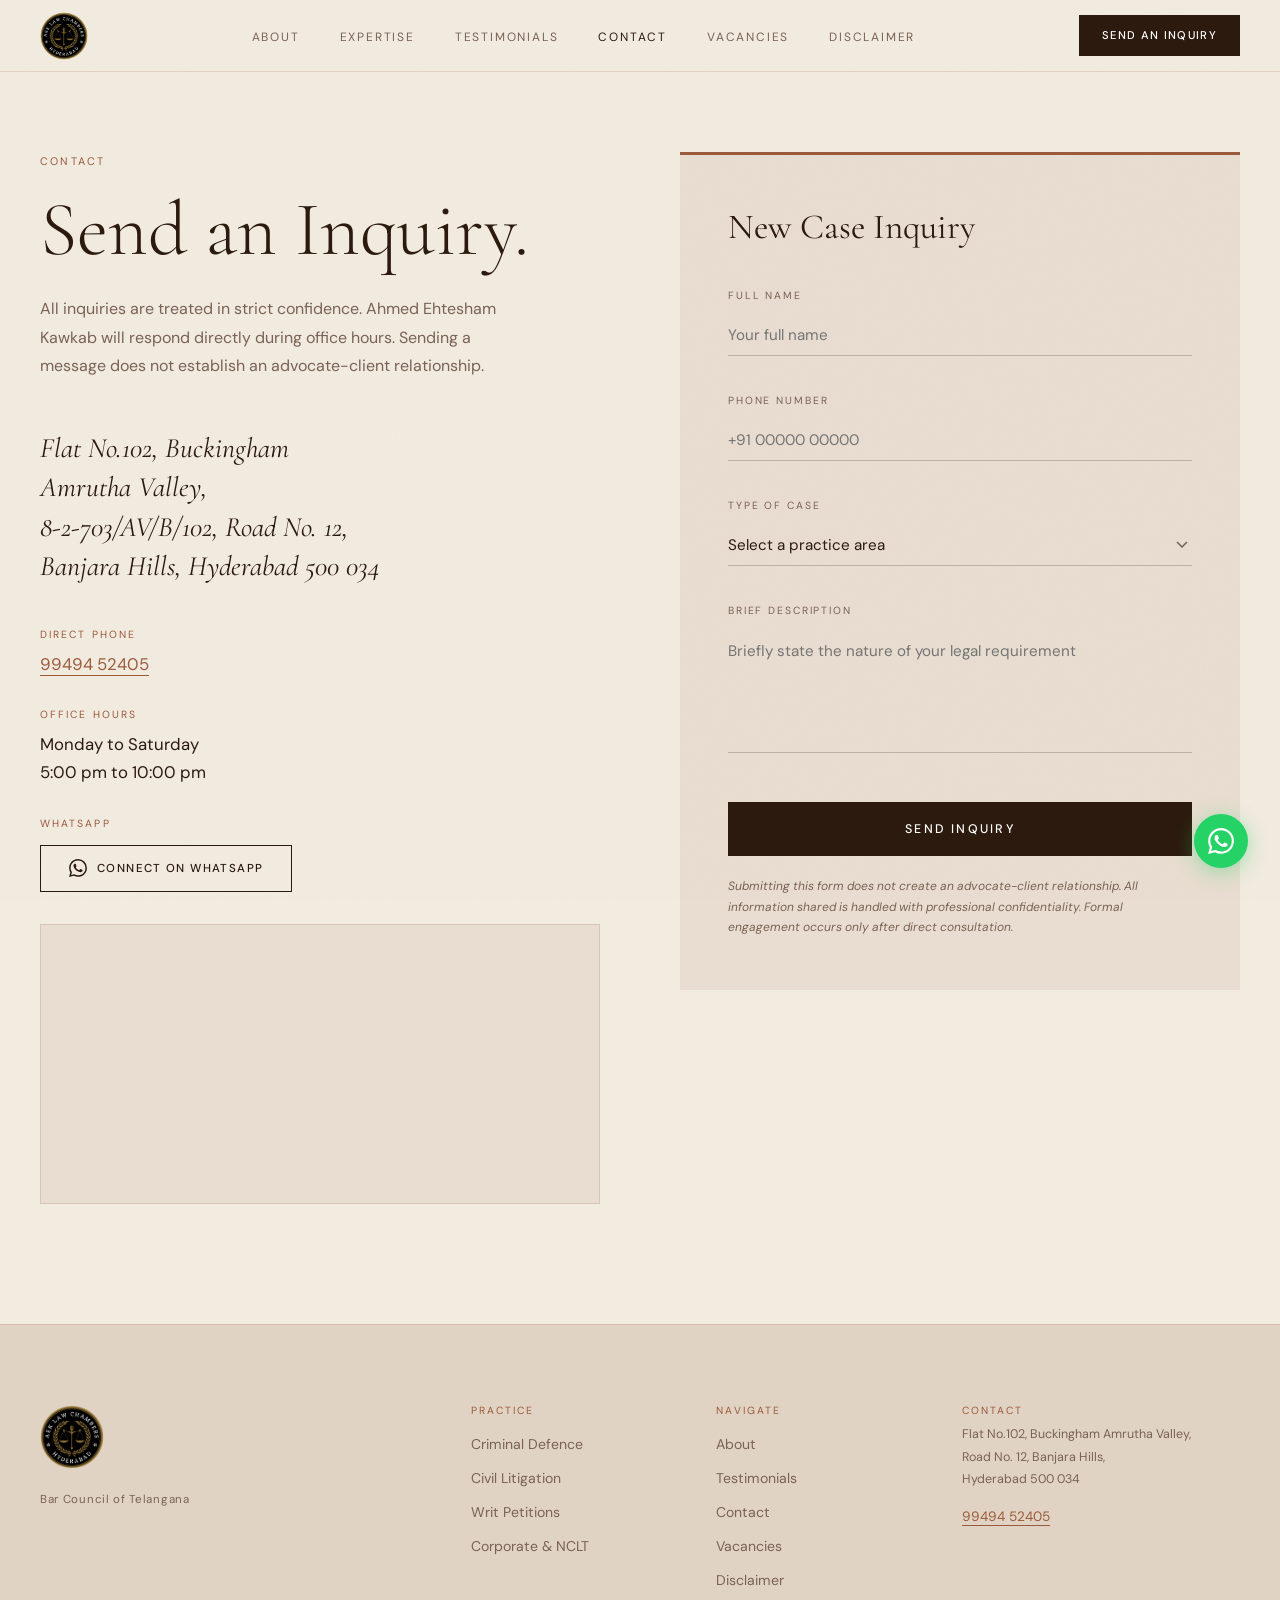
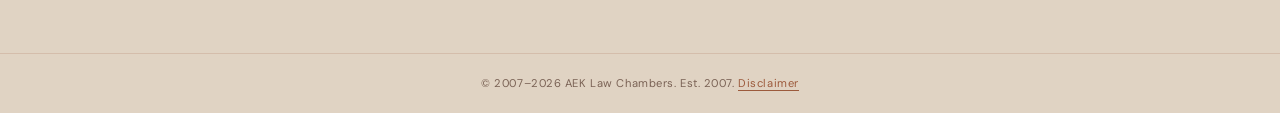
<file: contact.html>
<!DOCTYPE html>
<html lang="en">
<head>
  <meta charset="UTF-8" />
  <meta name="viewport" content="width=device-width, initial-scale=1.0" />
  <title>Contact | AEK Law Chambers: Advocate, Banjara Hills, Hyderabad</title>
  <meta name="description" content="Contact AEK Law Chambers. Ahmed Ehtesham Kawkab, Advocate. Flat No.102, Banjara Hills, Hyderabad. Phone: 99494 52405. Monday to Saturday, 5 to 10 pm." />
  <meta name="keywords" content="contact advocate Hyderabad, AEK Law Chambers contact, lawyer Banjara Hills Hyderabad, legal consultation Hyderabad, contact criminal lawyer India, find advocate Hyderabad, legal advice Hyderabad" />
  <meta name="robots" content="index, follow" />
  <link rel="canonical" href="https://aeklawchambers.in/contact.html" />
  <link rel="preconnect" href="https://fonts.googleapis.com" />
  <link rel="preconnect" href="https://fonts.gstatic.com" crossorigin />
  <link href="https://fonts.googleapis.com/css2?family=Cormorant+Garamond:ital,wght@0,300;0,400;0,500;0,600;0,700;1,300;1,400&family=DM+Sans:wght@300;400;500;600&display=swap" rel="stylesheet" />
  <link rel="stylesheet" href="shared.css" />
</head>
<body>

  <div class="grain-overlay" aria-hidden="true">
    <svg xmlns="http://www.w3.org/2000/svg" width="100%" height="100%">
      <filter id="grain"><feTurbulence type="fractalNoise" baseFrequency="0.65" numOctaves="3" stitchTiles="stitch"/><feColorMatrix type="saturate" values="0"/></filter>
      <rect width="100%" height="100%" filter="url(#grain)" />
    </svg>
  </div>

  <header class="site-nav" id="site-nav">
    <nav class="nav-inner">
      <a href="index.html" class="nav-logo"><img src="assets/logo.png" alt="AEK Law Chambers" class="nav-logo-img" /></a>
      <button class="hamburger" id="hamburger" aria-label="Open menu" aria-expanded="false">
        <span></span><span></span><span></span>
      </button>
      <ul class="nav-links" id="nav-links">
        <li><a href="about.html" class="nav-link">About</a></li>
        <li><a href="practice.html" class="nav-link">Expertise</a></li>
        <li><a href="testimonials.html" class="nav-link">Testimonials</a></li>
                <li><a href="contact.html" class="nav-link active">Contact</a></li>
        <li><a href="vacancy.html" class="nav-link">Vacancies</a></li>
        <li><a href="disclaimer.html" class="nav-link">Disclaimer</a></li>
      </ul>
      <a href="contact.html" class="btn btn-primary nav-cta">Send an Inquiry</a>
    </nav>
  </header>

  <main>
    <section class="section" style="padding-top:calc(var(--nav-h) + 80px);">
      <div class="container">

        <!-- Top row: intro left, form right - aligned at top -->
        <div class="contact-grid">
          <!-- Left: intro + address + map -->
          <div>
            <p class="section-eyebrow reveal-hero" data-delay="0">Contact</p>
            <h1 style="font-family:'Cormorant Garamond',serif;font-size:clamp(3rem,6vw,5rem);font-weight:300;color:var(--dark);margin-bottom:20px;" class="reveal-hero" data-delay="1">Send an Inquiry.</h1>
            <p style="font-size:1rem;color:var(--muted);max-width:480px;line-height:1.8;margin-bottom:48px;" class="reveal-hero" data-delay="2">All inquiries are treated in strict confidence. Ahmed Ehtesham Kawkab will respond directly during office hours. Sending a message does not establish an advocate-client relationship.</p>

            <div class="reveal">
              <address class="contact-address not-italic">
                Flat No.102, Buckingham<br/>Amrutha Valley,<br/>8-2-703/AV/B/102, Road No. 12,<br/>Banjara Hills, Hyderabad 500 034
              </address>

              <div class="contact-detail-row">
                <p class="contact-detail-label">Direct Phone</p>
                <p class="contact-detail-value"><a href="tel:+919949452405">99494 52405</a></p>
              </div>

              <div class="contact-detail-row">
                <p class="contact-detail-label">Office Hours</p>
                <p class="contact-detail-value">Monday to Saturday<br/>5:00 pm to 10:00 pm</p>
              </div>

              <div class="contact-detail-row">
                <p class="contact-detail-label">WhatsApp</p>
                <a href="https://wa.me/919949452405" target="_blank" rel="noopener" class="btn btn-outline" style="display:inline-flex;gap:10px;margin-top:6px;">
                  <svg width="18" height="18" viewBox="0 0 24 24" fill="currentColor"><path d="M17.472 14.382c-.297-.149-1.758-.867-2.03-.967-.273-.099-.471-.148-.67.15-.197.297-.767.966-.94 1.164-.173.199-.347.223-.644.075-.297-.15-1.255-.463-2.39-1.475-.883-.788-1.48-1.761-1.653-2.059-.173-.297-.018-.458.13-.606.134-.133.298-.347.446-.52.149-.174.198-.298.298-.497.099-.198.05-.371-.025-.52-.075-.149-.669-1.612-.916-2.207-.242-.579-.487-.5-.669-.51-.173-.008-.371-.01-.57-.01-.198 0-.52.074-.792.372-.272.297-1.04 1.016-1.04 2.479 0 1.462 1.065 2.875 1.213 3.074.149.198 2.096 3.2 5.077 4.487.709.306 1.262.489 1.694.625.712.227 1.36.195 1.871.118.571-.085 1.758-.719 2.006-1.413.248-.694.248-1.289.173-1.413-.074-.124-.272-.198-.57-.347m-5.421 7.403h-.004a9.87 9.87 0 01-5.031-1.378l-.361-.214-3.741.982.998-3.648-.235-.374a9.86 9.86 0 01-1.51-5.26c.001-5.45 4.436-9.884 9.888-9.884 2.64 0 5.122 1.03 6.988 2.898a9.825 9.825 0 012.893 6.994c-.003 5.45-4.437 9.884-9.885 9.884m8.413-18.297A11.815 11.815 0 0012.05 0C5.495 0 .16 5.335.157 11.892c0 2.096.547 4.142 1.588 5.945L.057 24l6.305-1.654a11.882 11.882 0 005.683 1.448h.005c6.554 0 11.89-5.335 11.893-11.893a11.821 11.821 0 00-3.48-8.413Z"/></svg>
                  Connect on WhatsApp
                </a>
              </div>

            <div class="map-container">
              <iframe
                src="https://maps.google.com/maps?q=H.+No.+8,+AV/B,+Flat+No.+102,+Buckingham+Amrutha+Valley,+8-2-703,+Road+No.+12,+Banjara+Hills,+Hyderabad,+Telangana+500034&t=&z=17&ie=UTF8&iwloc=&output=embed"
                title="AEK Law Chambers - Flat No.102, Buckingham Amrutha Valley, Road No. 12, Banjara Hills, Hyderabad"
                loading="lazy"
                referrerpolicy="no-referrer-when-downgrade"
                allowfullscreen>
              </iframe>
            </div>
            </div>
          </div>

          <!-- Right: Form - aligned to top of grid, not bottom -->
          <div class="reveal" style="align-self:start;">
            <div class="contact-form-box">
              <h2 class="form-title">New Case Inquiry</h2>
              <form id="inquiry-form" novalidate>
                <div class="form-field">
                  <label class="form-label" for="fullname">Full Name</label>
                  <input class="form-input" type="text" id="fullname" name="fullname" placeholder="Your full name" autocomplete="name" required />
                </div>
                <div class="form-field">
                  <label class="form-label" for="phone">Phone Number</label>
                  <input class="form-input" type="tel" id="phone" name="phone" placeholder="+91 00000 00000" autocomplete="tel" required />
                </div>
                <div class="form-field">
                  <label class="form-label" for="case-type">Type of Case</label>
                  <select class="form-select" id="case-type" name="case_type" required>
                    <option value="" disabled selected>Select a practice area</option>
                    <option value="criminal">Criminal Defence</option>
                    <option value="civil">Civil Litigation</option>
                    <option value="writ">Writ Petitions</option>
                    <option value="cyber">Cyber Crime</option>
                    <option value="corporate">Corporate &amp; NCLT</option>
                    <option value="family">Family &amp; Matrimonial</option>
                    <option value="service">Service Matters</option>
                    <option value="arbitration">Arbitration &amp; ADR</option>
                    <option value="other">Other</option>
                  </select>
                </div>
                <div class="form-field">
                  <label class="form-label" for="description">Brief Description</label>
                  <textarea class="form-textarea" id="description" name="description" rows="4" placeholder="Briefly state the nature of your legal requirement" required></textarea>
                </div>
                <div style="margin-top:40px;">
                  <button type="submit" class="btn btn-primary" style="width:100%;justify-content:center;padding:18px;font-size:0.78rem;letter-spacing:0.18em;">Send Inquiry</button>
                  <p class="form-note">Submitting this form does not create an advocate-client relationship. All information shared is handled with professional confidentiality. Formal engagement occurs only after direct consultation.</p>
                </div>
              </form>
            </div>
          </div>
        </div>

      </div>
    </section>
  </main>

  <footer class="site-footer">
    <div class="container footer-inner">
      <div class="footer-brand">
        <a href="index.html" class="footer-logo"><img src="assets/logo.png" alt="AEK Law Chambers" class="footer-logo-img" /></a>
        <p class="footer-enrollment">Bar Council of Telangana</p>
      </div>
      <div class="footer-links">
        <h4 class="footer-links-title">Practice</h4>
        <a href="practice.html#criminal">Criminal Defence</a>
        <a href="practice.html#civil">Civil Litigation</a>
        <a href="practice.html#writ">Writ Petitions</a>
        <a href="practice.html#corporate">Corporate &amp; NCLT</a>
      </div>
      <div class="footer-links">
        <h4 class="footer-links-title">Navigate</h4>
        <a href="about.html">About</a>
                <a href="testimonials.html">Testimonials</a>
        <a href="contact.html">Contact</a>
        <a href="vacancy.html">Vacancies</a>
        <a href="disclaimer.html">Disclaimer</a>
      </div>
      <div class="footer-contact">
        <h4 class="footer-links-title">Contact</h4>
        <p>Flat No.102, Buckingham Amrutha Valley,<br/>Road No. 12, Banjara Hills,<br/>Hyderabad 500 034</p>
        <a href="tel:+919949452405" class="inline-link">99494 52405</a>
      </div>
    </div>
    <div class="footer-bottom">
      <div class="container">
        <p>© 2007–2026 AEK Law Chambers. Est. 2007. <a href="disclaimer.html" class="footer-disclaimer-link">Disclaimer</a></p>
      </div>
    </div>
  </footer>

  <a href="https://wa.me/919949452405" target="_blank" rel="noopener" class="whatsapp-float" aria-label="Chat on WhatsApp">
    <svg width="26" height="26" viewBox="0 0 24 24" fill="currentColor"><path d="M17.472 14.382c-.297-.149-1.758-.867-2.03-.967-.273-.099-.471-.148-.67.15-.197.297-.767.966-.94 1.164-.173.199-.347.223-.644.075-.297-.15-1.255-.463-2.39-1.475-.883-.788-1.48-1.761-1.653-2.059-.173-.297-.018-.458.13-.606.134-.133.298-.347.446-.52.149-.174.198-.298.298-.497.099-.198.05-.371-.025-.52-.075-.149-.669-1.612-.916-2.207-.242-.579-.487-.5-.669-.51-.173-.008-.371-.01-.57-.01-.198 0-.52.074-.792.372-.272.297-1.04 1.016-1.04 2.479 0 1.462 1.065 2.875 1.213 3.074.149.198 2.096 3.2 5.077 4.487.709.306 1.262.489 1.694.625.712.227 1.36.195 1.871.118.571-.085 1.758-.719 2.006-1.413.248-.694.248-1.289.173-1.413-.074-.124-.272-.198-.57-.347m-5.421 7.403h-.004a9.87 9.87 0 01-5.031-1.378l-.361-.214-3.741.982.998-3.648-.235-.374a9.86 9.86 0 01-1.51-5.26c.001-5.45 4.436-9.884 9.888-9.884 2.64 0 5.122 1.03 6.988 2.898a9.825 9.825 0 012.893 6.994c-.003 5.45-4.437 9.884-9.885 9.884m8.413-18.297A11.815 11.815 0 0012.05 0C5.495 0 .16 5.335.157 11.892c0 2.096.547 4.142 1.588 5.945L.057 24l6.305-1.654a11.882 11.882 0 005.683 1.448h.005c6.554 0 11.89-5.335 11.893-11.893a11.821 11.821 0 00-3.48-8.413Z"/></svg>
  </a>

  <div class="page-transition" id="page-transition"></div>
  <script src="shared.js"></script>
</body>
</html>
</file>
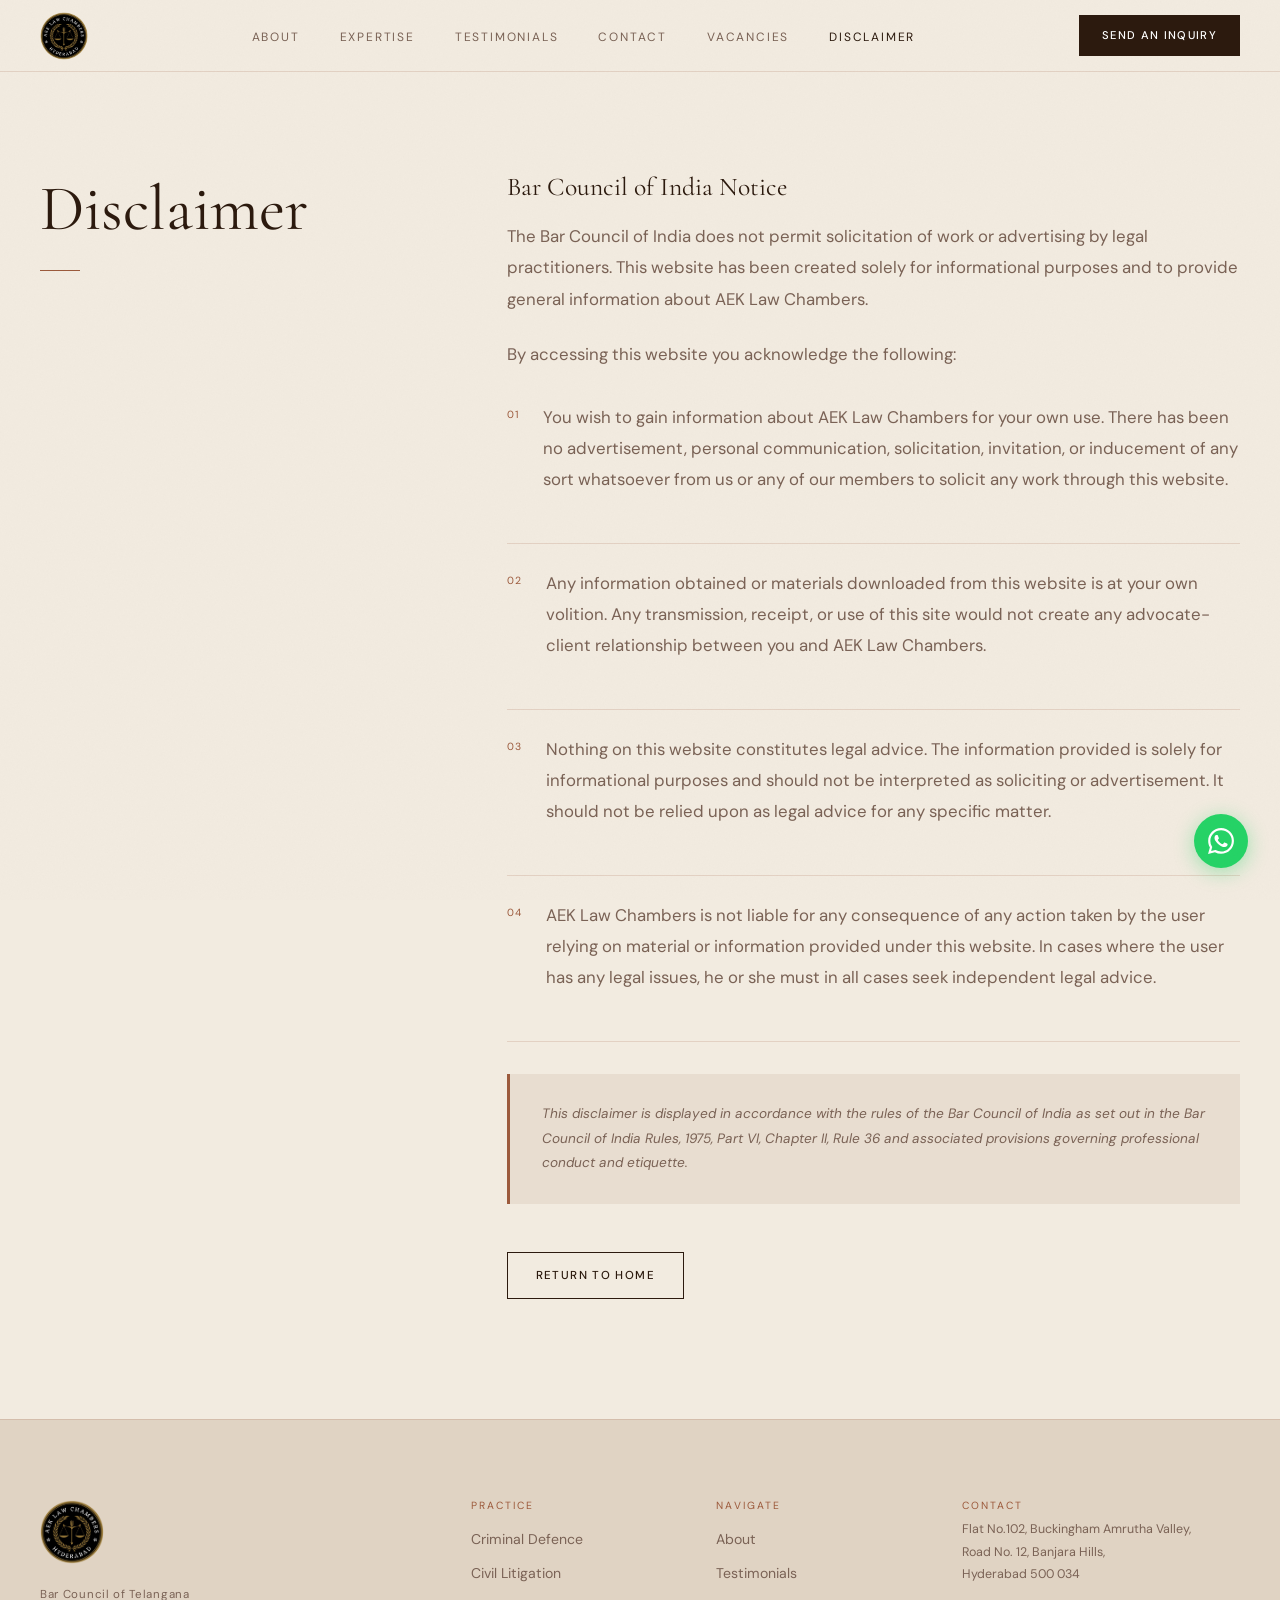
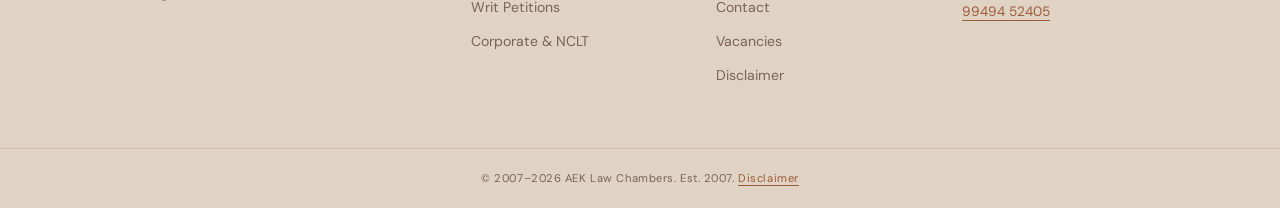
<file: disclaimer.html>
<!DOCTYPE html>
<html lang="en">
<head>
  <meta charset="UTF-8" />
  <meta name="viewport" content="width=device-width, initial-scale=1.0" />
  <title>Disclaimer | AEK Law Chambers</title>
  <meta name="description" content="Disclaimer for AEK Law Chambers. Bar Council of India notice regarding solicitation and legal advice. Ahmed Ehtesham Kawkab, Advocate, Hyderabad." />
  <meta name="keywords" content="AEK Law Chambers disclaimer, Bar Council of India notice, advocate website disclaimer Hyderabad" />
  <meta name="robots" content="index, follow" />
  <link rel="canonical" href="https://aeklawchambers.in/disclaimer.html" />
  <link rel="preconnect" href="https://fonts.googleapis.com" />
  <link rel="preconnect" href="https://fonts.gstatic.com" crossorigin />
  <link href="https://fonts.googleapis.com/css2?family=Cormorant+Garamond:ital,wght@0,300;0,400;0,500;0,600;0,700;1,300;1,400&family=DM+Sans:wght@300;400;500;600&display=swap" rel="stylesheet" />
  <link rel="stylesheet" href="shared.css" />
</head>
<body>

  <div class="grain-overlay" aria-hidden="true">
    <svg xmlns="http://www.w3.org/2000/svg" width="100%" height="100%">
      <filter id="grain"><feTurbulence type="fractalNoise" baseFrequency="0.65" numOctaves="3" stitchTiles="stitch"/><feColorMatrix type="saturate" values="0"/></filter>
      <rect width="100%" height="100%" filter="url(#grain)" />
    </svg>
  </div>

  <header class="site-nav" id="site-nav">
    <nav class="nav-inner">
      <a href="index.html" class="nav-logo"><img src="assets/logo.png" alt="AEK Law Chambers" class="nav-logo-img" /></a>
      <button class="hamburger" id="hamburger" aria-label="Open menu" aria-expanded="false">
        <span></span><span></span><span></span>
      </button>
      <ul class="nav-links" id="nav-links">
        <li><a href="about.html" class="nav-link">About</a></li>
        <li><a href="practice.html" class="nav-link">Expertise</a></li>
        <li><a href="testimonials.html" class="nav-link">Testimonials</a></li>
                <li><a href="contact.html" class="nav-link">Contact</a></li>
        <li><a href="vacancy.html" class="nav-link">Vacancies</a></li>
        <li><a href="disclaimer.html" class="nav-link active">Disclaimer</a></li>
      </ul>
      <a href="contact.html" class="btn btn-primary nav-cta">Send an Inquiry</a>
    </nav>
  </header>

  <main>
    <div class="disclaimer-page">
      <div class="container">
        <div class="disclaimer-grid">
          <div class="reveal">
            <h1 class="disclaimer-heading">Disclaimer</h1>
            <div class="disclaimer-rule"></div>
          </div>
          <div class="disclaimer-body reveal">
            <h2>Bar Council of India Notice</h2>
            <p>The Bar Council of India does not permit solicitation of work or advertising by legal practitioners. This website has been created solely for informational purposes and to provide general information about AEK Law Chambers.</p>
            <p>By accessing this website you acknowledge the following:</p>

            <div class="disclaimer-items">
              <div class="disclaimer-item">
                <span class="disclaimer-item-num">01</span>
                <p class="disclaimer-item-text">You wish to gain information about AEK Law Chambers for your own use. There has been no advertisement, personal communication, solicitation, invitation, or inducement of any sort whatsoever from us or any of our members to solicit any work through this website.</p>
              </div>
              <div class="disclaimer-item">
                <span class="disclaimer-item-num">02</span>
                <p class="disclaimer-item-text">Any information obtained or materials downloaded from this website is at your own volition. Any transmission, receipt, or use of this site would not create any advocate-client relationship between you and AEK Law Chambers.</p>
              </div>
              <div class="disclaimer-item">
                <span class="disclaimer-item-num">03</span>
                <p class="disclaimer-item-text">Nothing on this website constitutes legal advice. The information provided is solely for informational purposes and should not be interpreted as soliciting or advertisement. It should not be relied upon as legal advice for any specific matter.</p>
              </div>
              <div class="disclaimer-item">
                <span class="disclaimer-item-num">04</span>
                <p class="disclaimer-item-text">AEK Law Chambers is not liable for any consequence of any action taken by the user relying on material or information provided under this website. In cases where the user has any legal issues, he or she must in all cases seek independent legal advice.</p>
              </div>
            </div>

            <div class="disclaimer-note">
              This disclaimer is displayed in accordance with the rules of the Bar Council of India as set out in the Bar Council of India Rules, 1975, Part VI, Chapter II, Rule 36 and associated provisions governing professional conduct and etiquette.
            </div>

            <div style="margin-top:48px;">
              <a href="index.html" class="btn btn-outline">Return to Home</a>
            </div>
          </div>
        </div>
      </div>
    </div>
  </main>

  <footer class="site-footer">
    <div class="container footer-inner">
      <div class="footer-brand">
        <a href="index.html" class="footer-logo"><img src="assets/logo.png" alt="AEK Law Chambers" class="footer-logo-img" /></a>
        <p class="footer-enrollment">Bar Council of Telangana</p>
      </div>
      <div class="footer-links">
        <h4 class="footer-links-title">Practice</h4>
        <a href="practice.html#criminal">Criminal Defence</a>
        <a href="practice.html#civil">Civil Litigation</a>
        <a href="practice.html#writ">Writ Petitions</a>
        <a href="practice.html#corporate">Corporate &amp; NCLT</a>
      </div>
      <div class="footer-links">
        <h4 class="footer-links-title">Navigate</h4>
        <a href="about.html">About</a>
                <a href="testimonials.html">Testimonials</a>
        <a href="contact.html">Contact</a>
        <a href="vacancy.html">Vacancies</a>
        <a href="disclaimer.html">Disclaimer</a>
      </div>
      <div class="footer-contact">
        <h4 class="footer-links-title">Contact</h4>
        <p>Flat No.102, Buckingham Amrutha Valley,<br/>Road No. 12, Banjara Hills,<br/>Hyderabad 500 034</p>
        <a href="tel:+919949452405" class="inline-link">99494 52405</a>
      </div>
    </div>
    <div class="footer-bottom">
      <div class="container">
        <p>© 2007–2026 AEK Law Chambers. Est. 2007. <a href="disclaimer.html" class="footer-disclaimer-link">Disclaimer</a></p>
      </div>
    </div>
  </footer>

  <a href="https://wa.me/919949452405" target="_blank" rel="noopener" class="whatsapp-float" aria-label="Chat on WhatsApp">
    <svg width="26" height="26" viewBox="0 0 24 24" fill="currentColor"><path d="M17.472 14.382c-.297-.149-1.758-.867-2.03-.967-.273-.099-.471-.148-.67.15-.197.297-.767.966-.94 1.164-.173.199-.347.223-.644.075-.297-.15-1.255-.463-2.39-1.475-.883-.788-1.48-1.761-1.653-2.059-.173-.297-.018-.458.13-.606.134-.133.298-.347.446-.52.149-.174.198-.298.298-.497.099-.198.05-.371-.025-.52-.075-.149-.669-1.612-.916-2.207-.242-.579-.487-.5-.669-.51-.173-.008-.371-.01-.57-.01-.198 0-.52.074-.792.372-.272.297-1.04 1.016-1.04 2.479 0 1.462 1.065 2.875 1.213 3.074.149.198 2.096 3.2 5.077 4.487.709.306 1.262.489 1.694.625.712.227 1.36.195 1.871.118.571-.085 1.758-.719 2.006-1.413.248-.694.248-1.289.173-1.413-.074-.124-.272-.198-.57-.347m-5.421 7.403h-.004a9.87 9.87 0 01-5.031-1.378l-.361-.214-3.741.982.998-3.648-.235-.374a9.86 9.86 0 01-1.51-5.26c.001-5.45 4.436-9.884 9.888-9.884 2.64 0 5.122 1.03 6.988 2.898a9.825 9.825 0 012.893 6.994c-.003 5.45-4.437 9.884-9.885 9.884m8.413-18.297A11.815 11.815 0 0012.05 0C5.495 0 .16 5.335.157 11.892c0 2.096.547 4.142 1.588 5.945L.057 24l6.305-1.654a11.882 11.882 0 005.683 1.448h.005c6.554 0 11.89-5.335 11.893-11.893a11.821 11.821 0 00-3.48-8.413Z"/></svg>
  </a>

  <div class="page-transition" id="page-transition"></div>
  <script src="shared.js"></script>
</body>
</html>
</file>
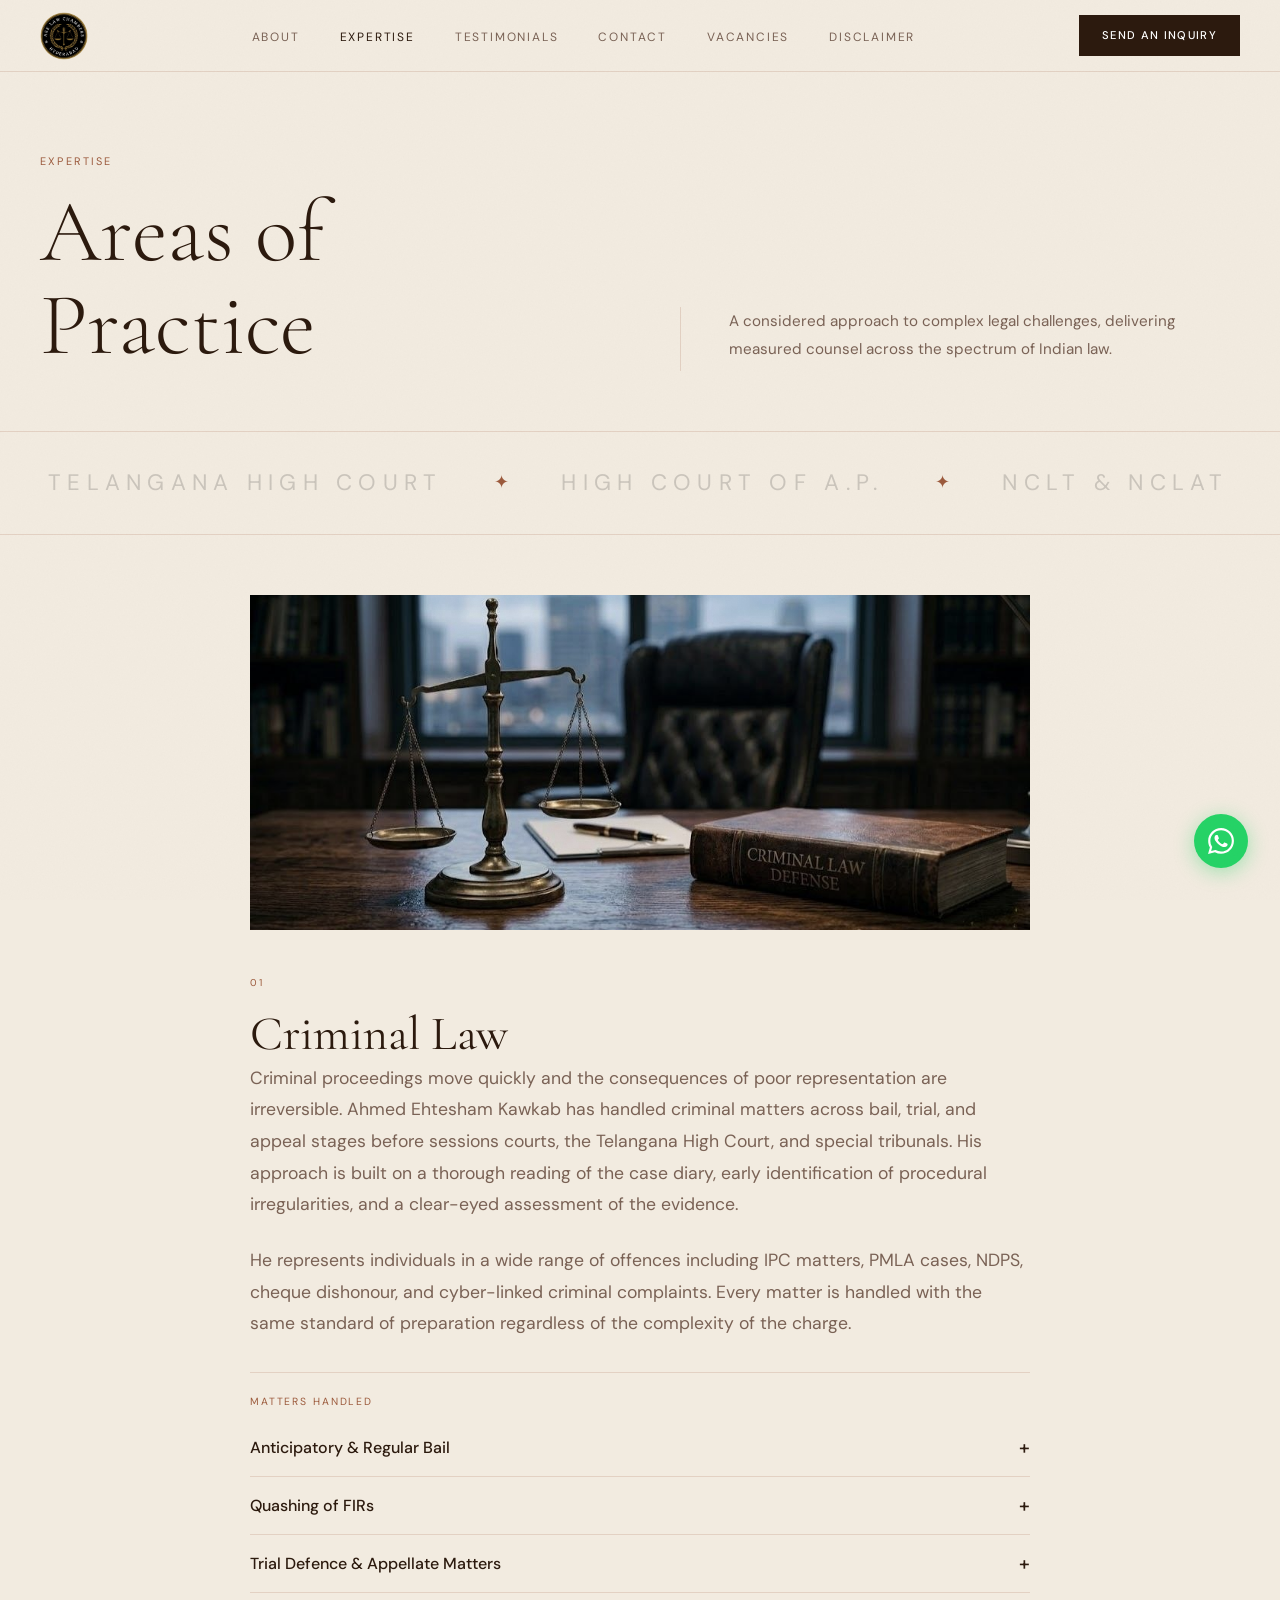
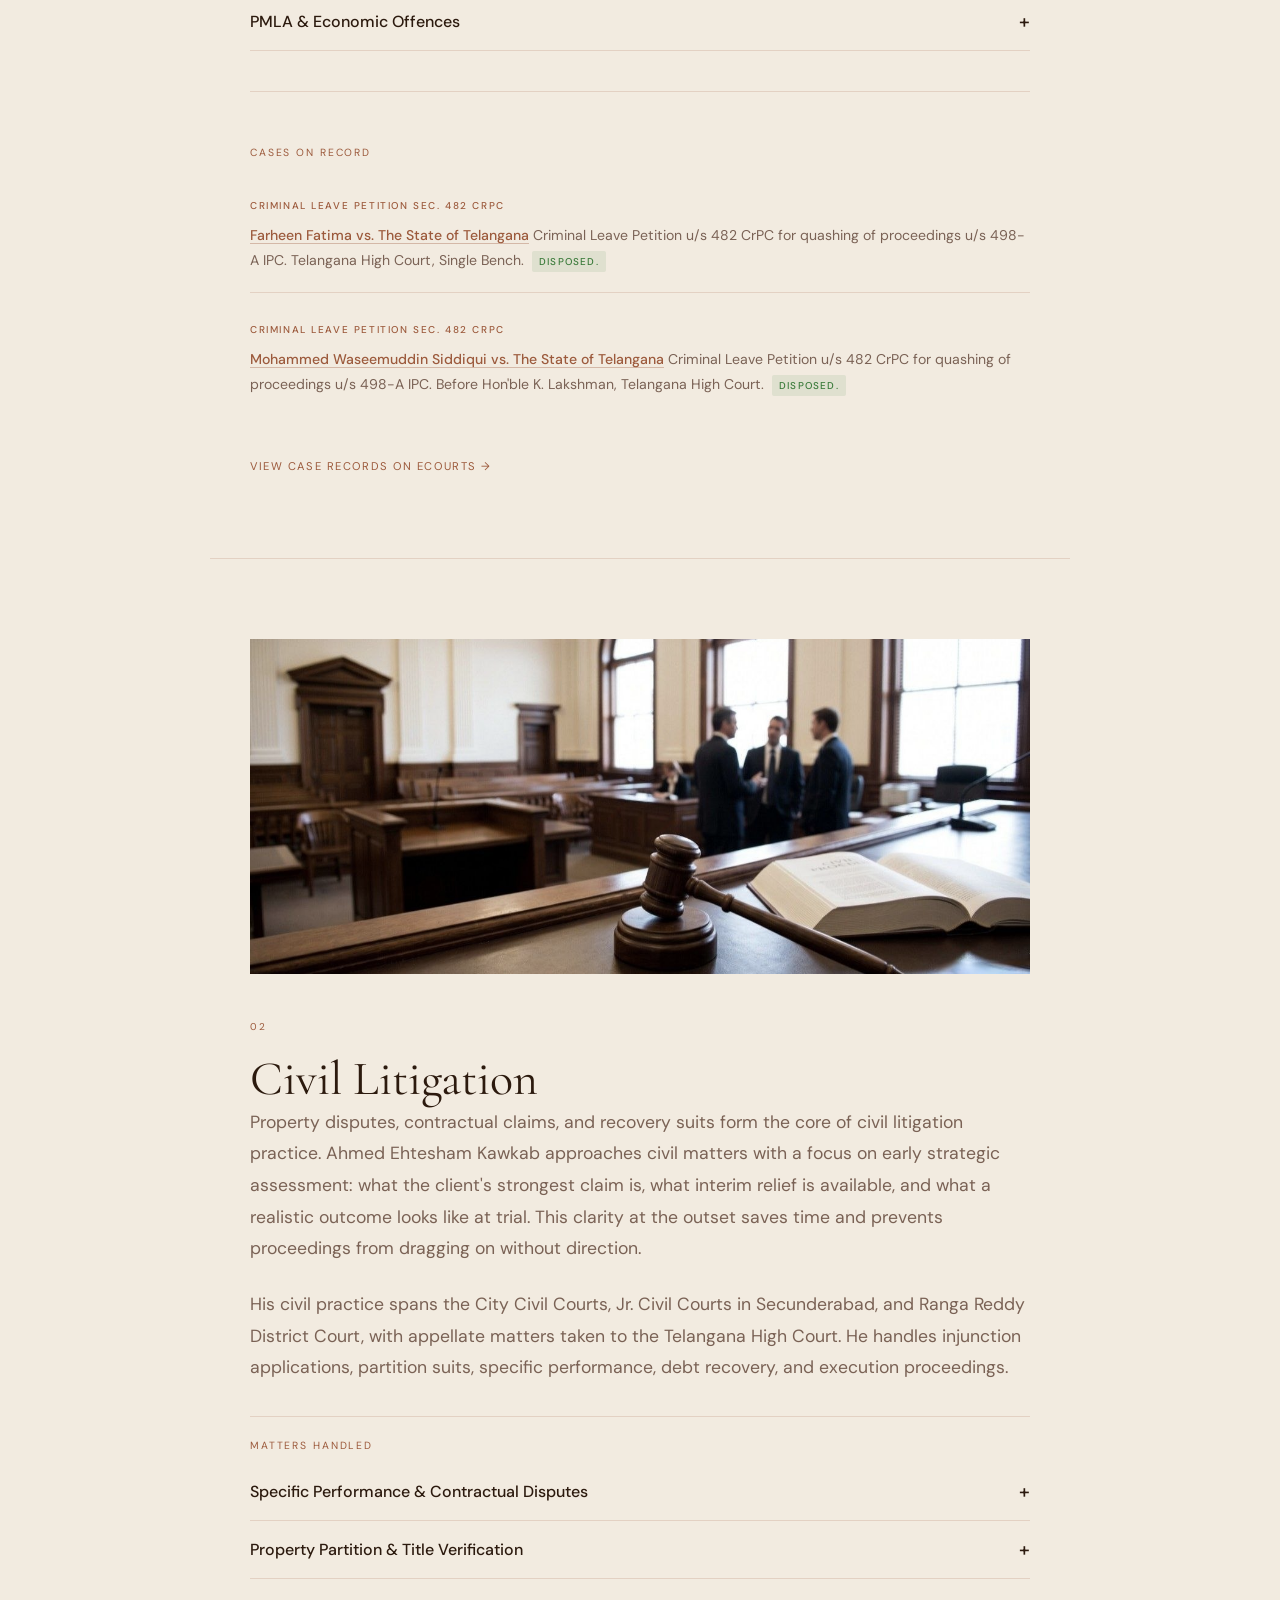
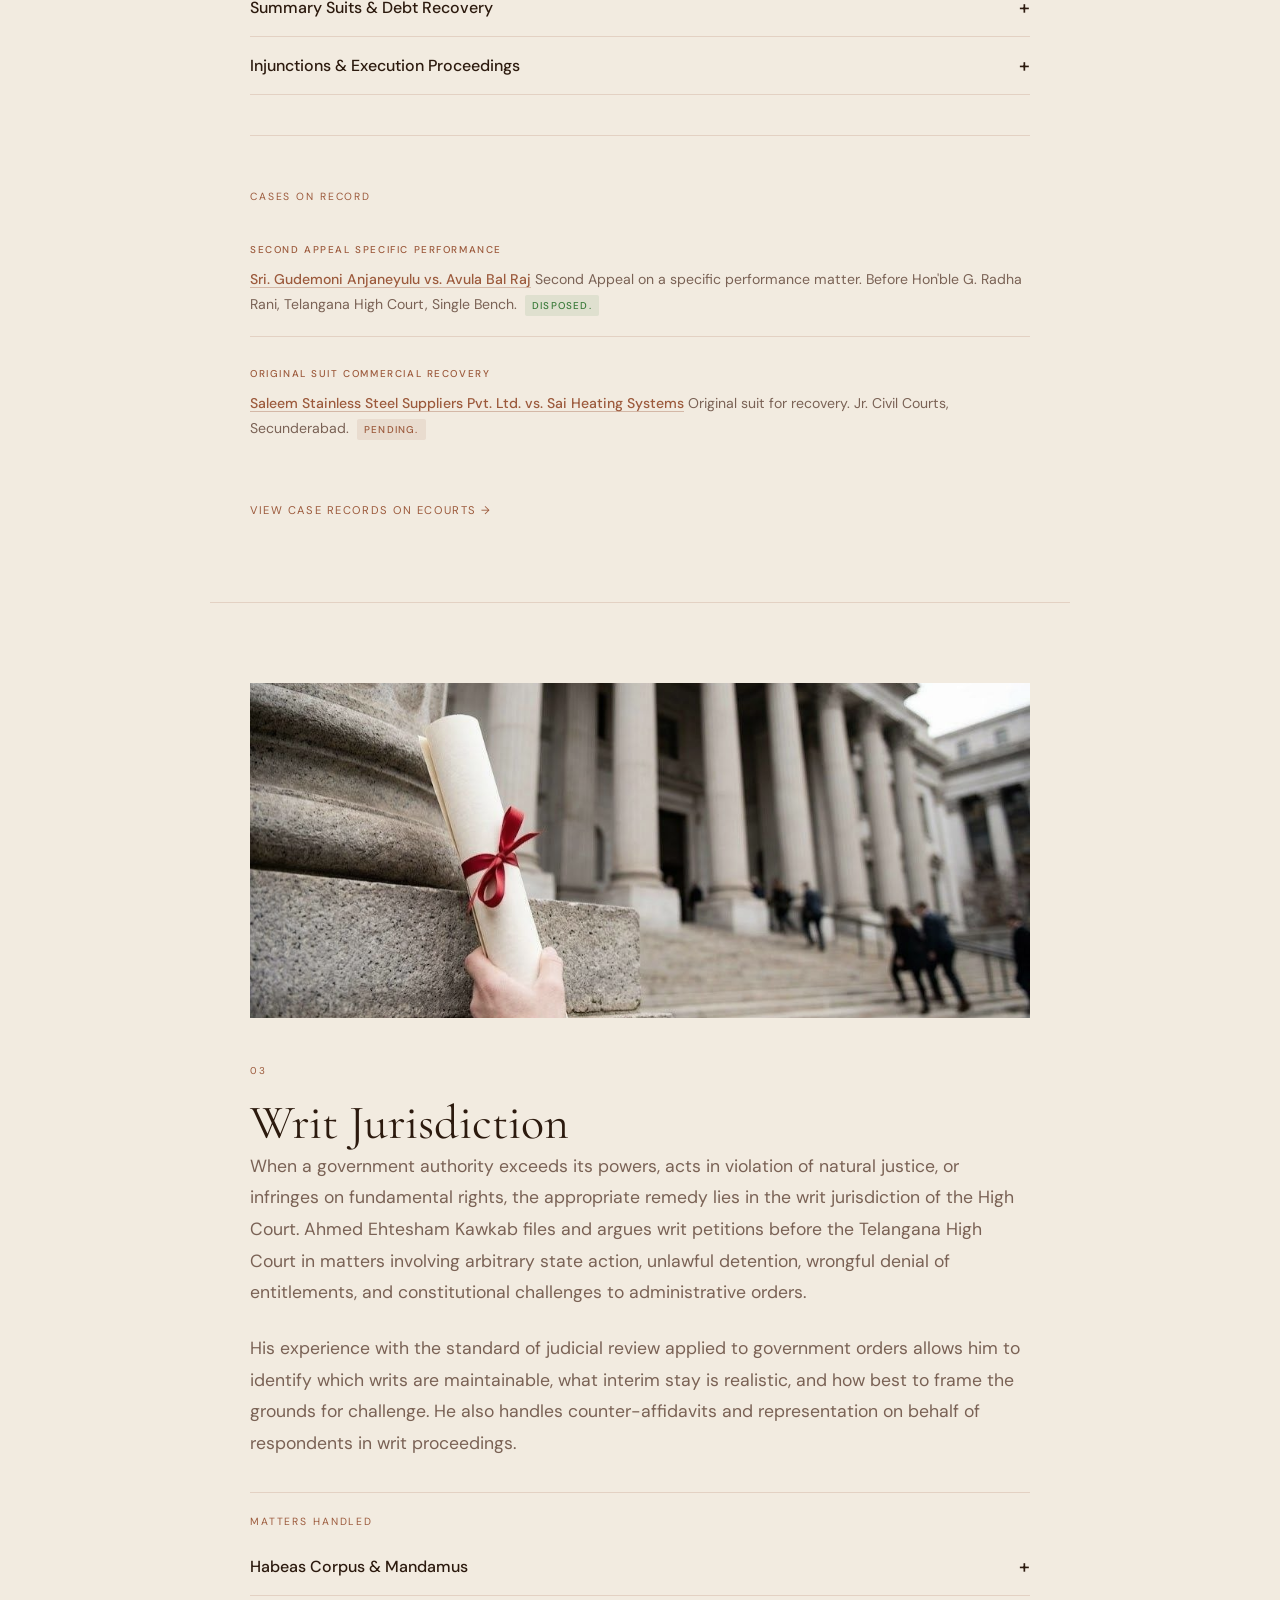
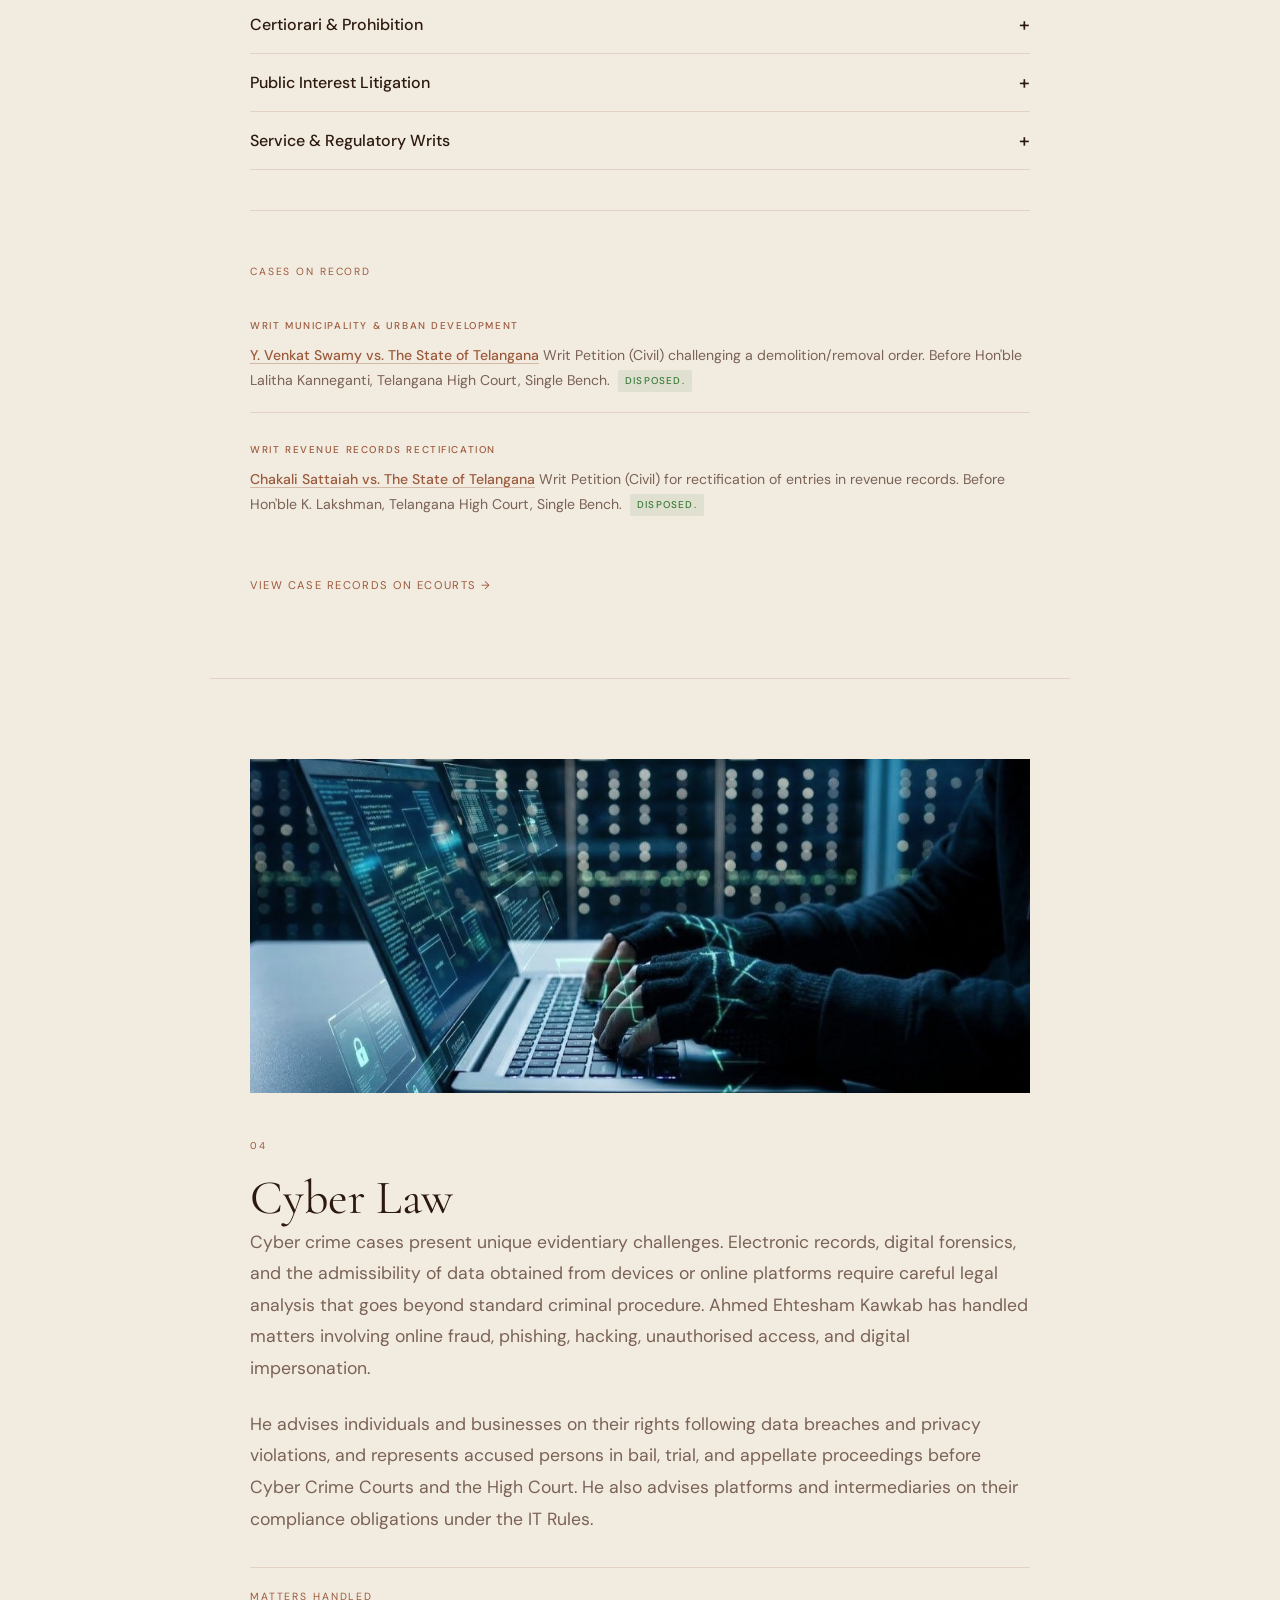
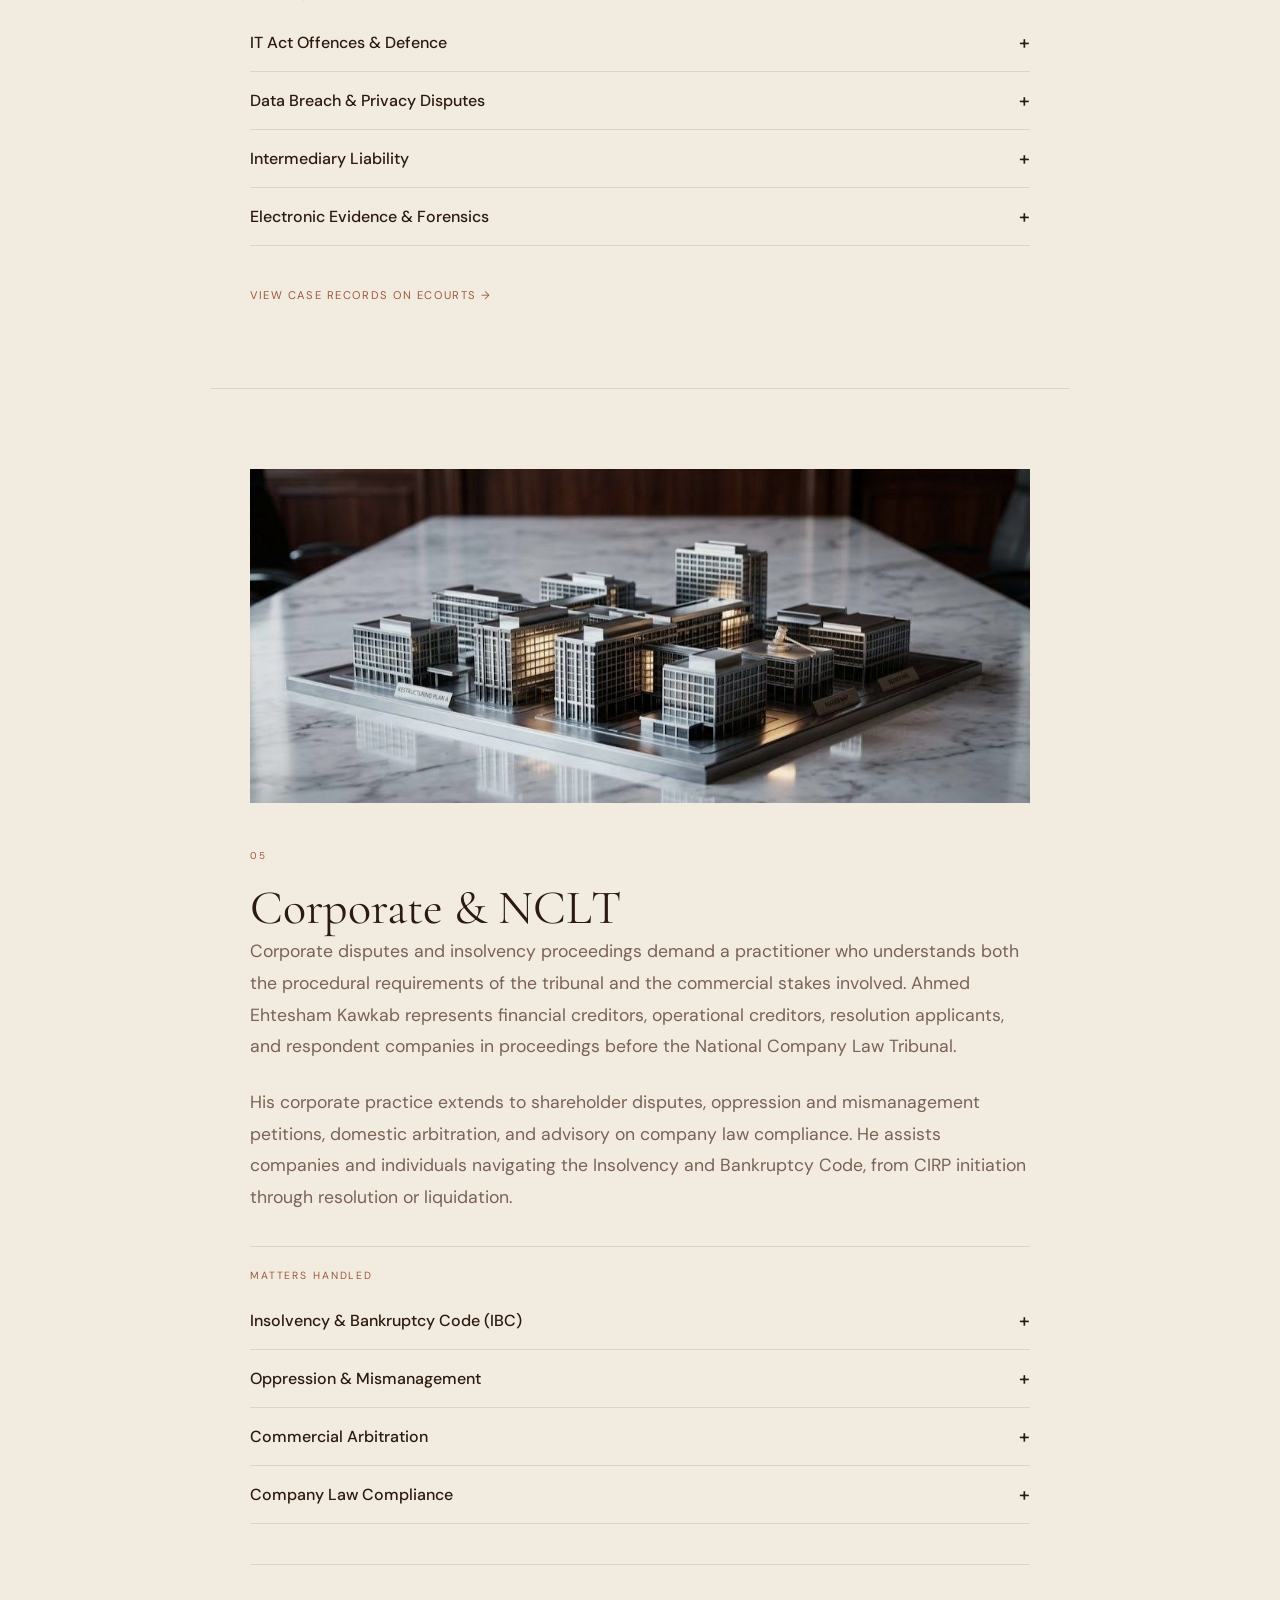
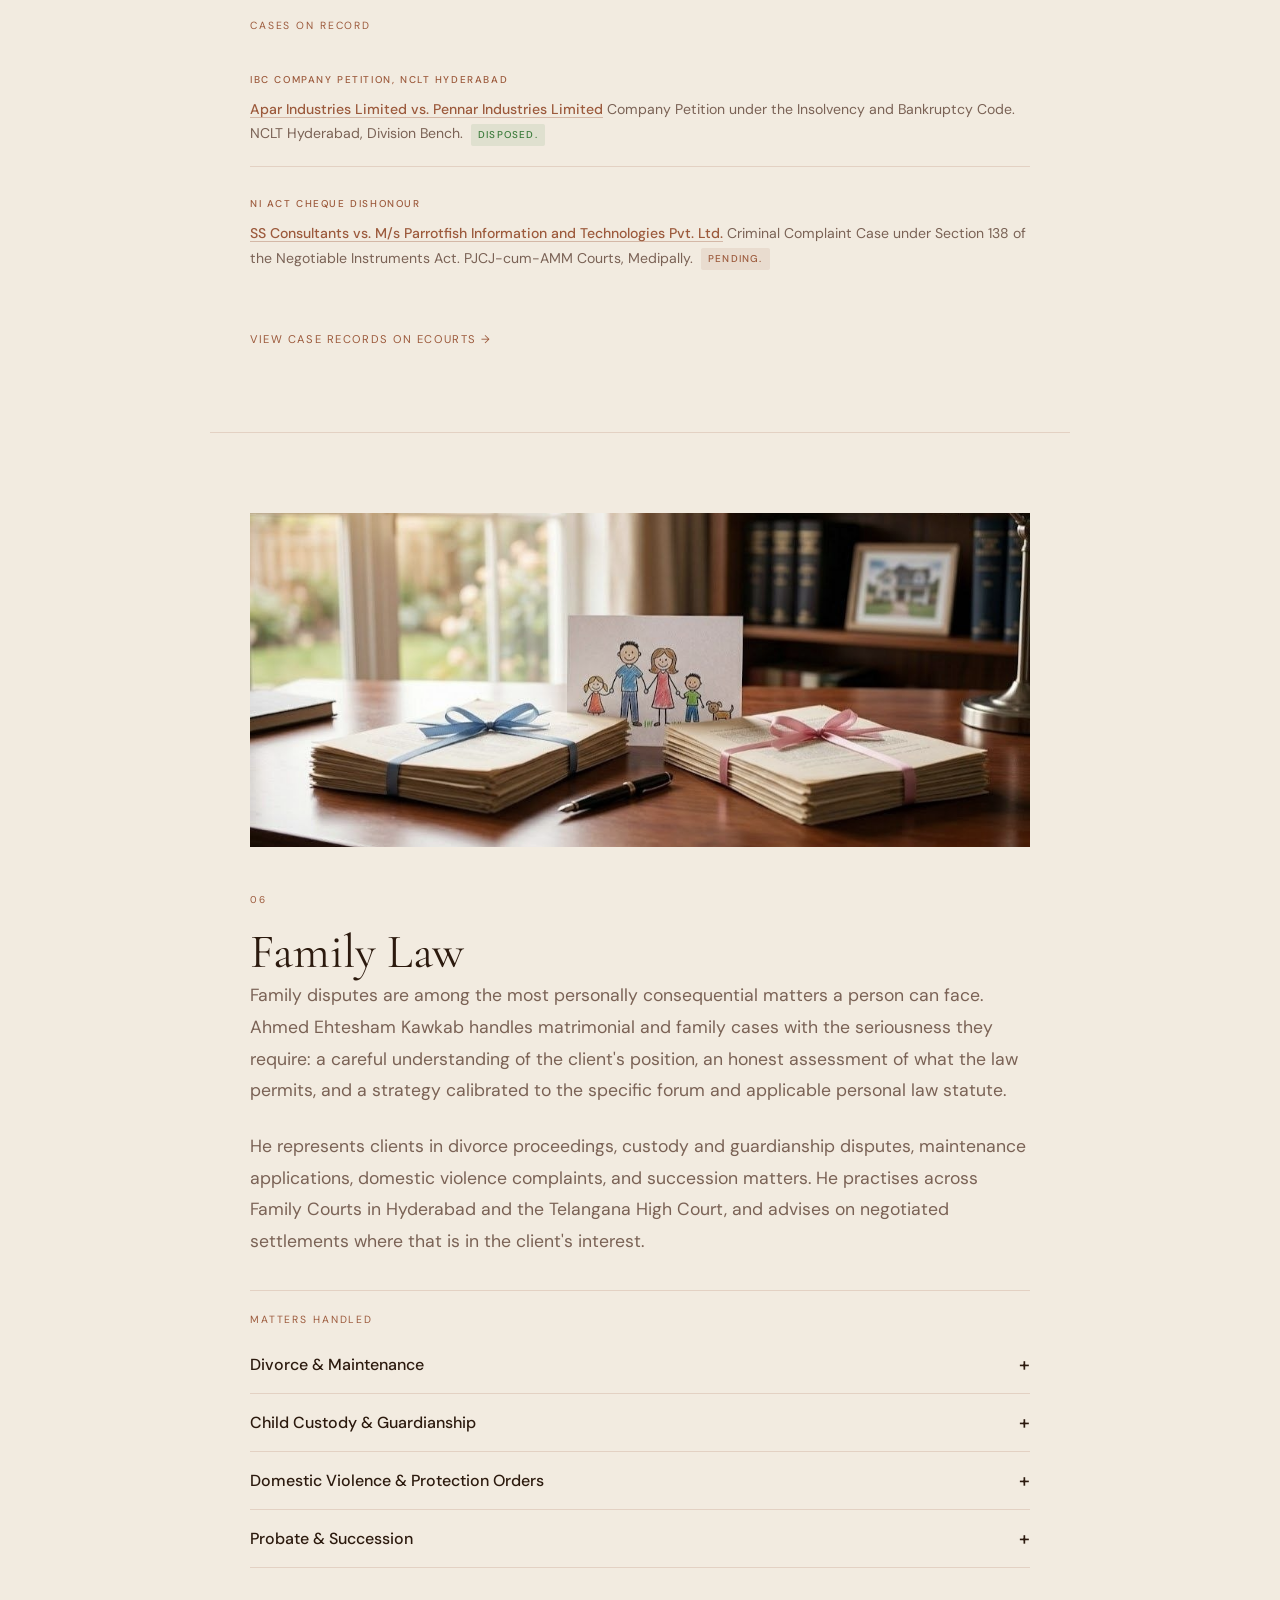
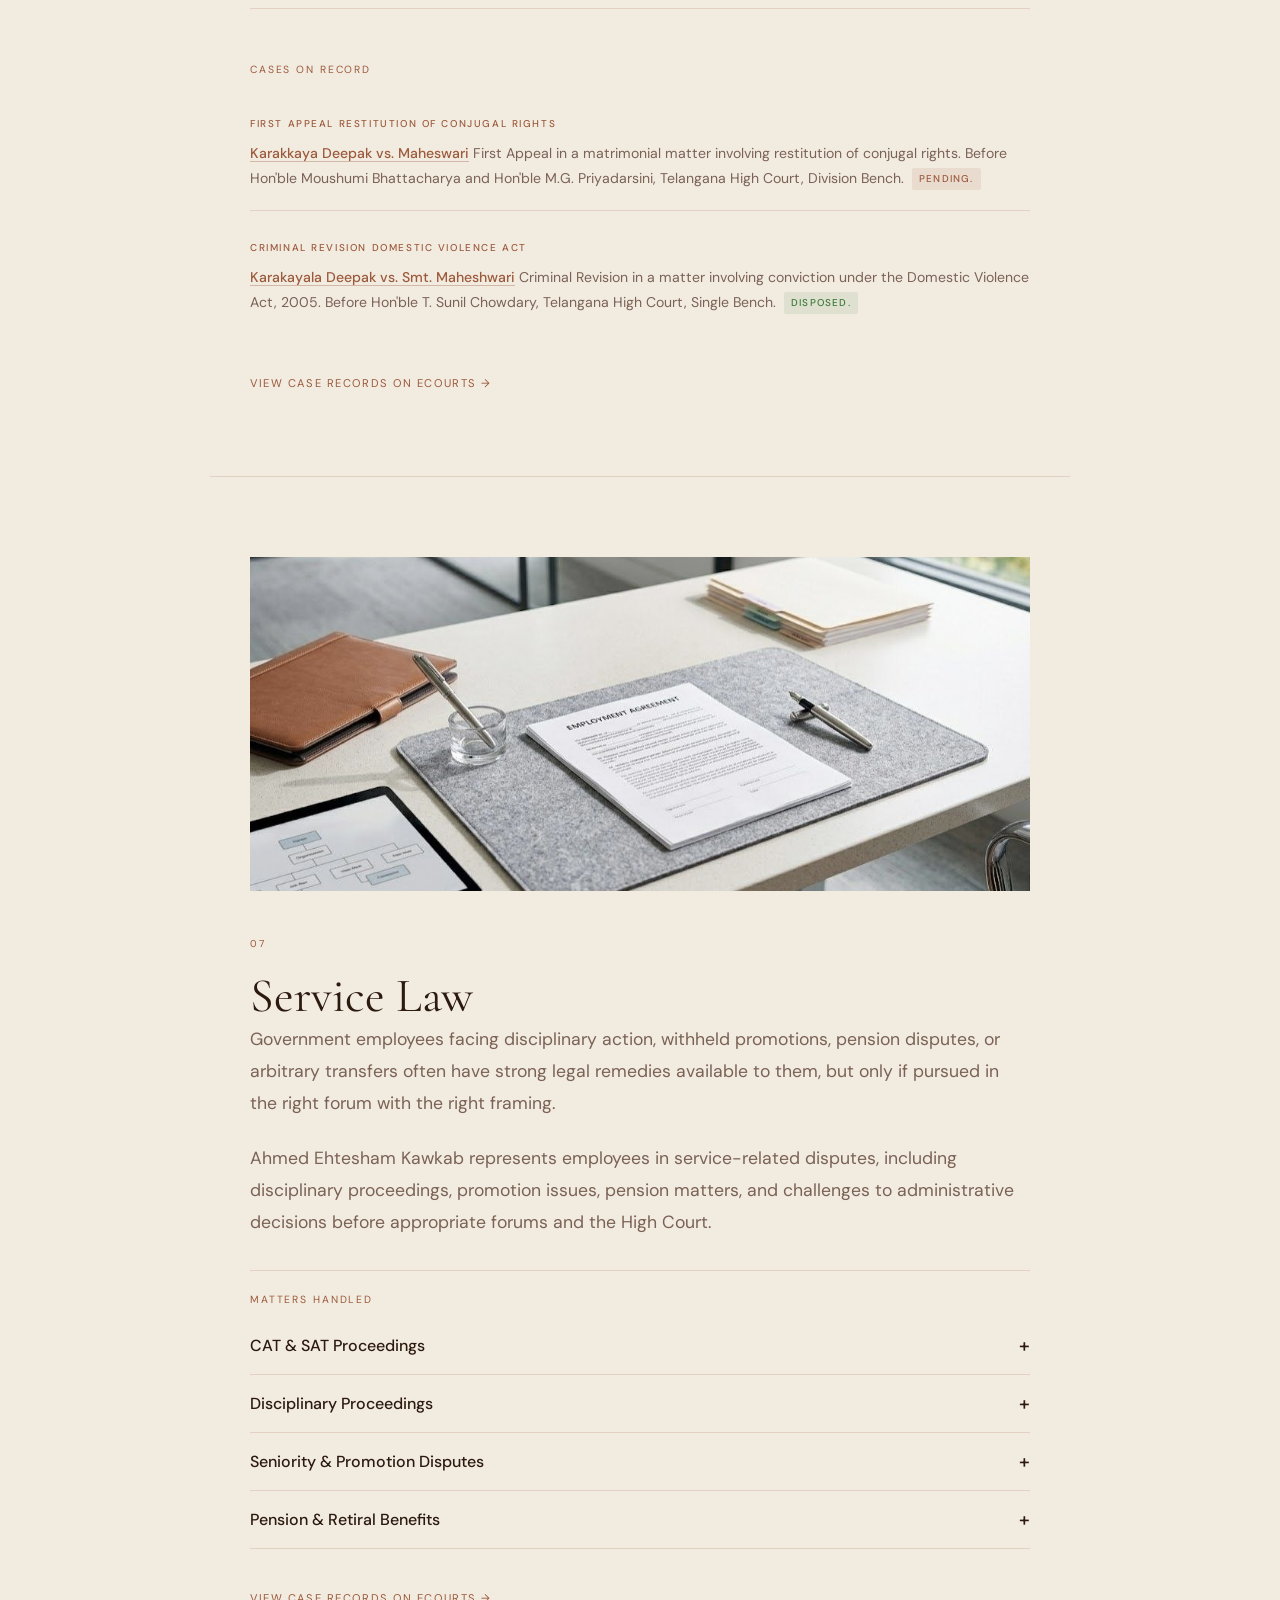
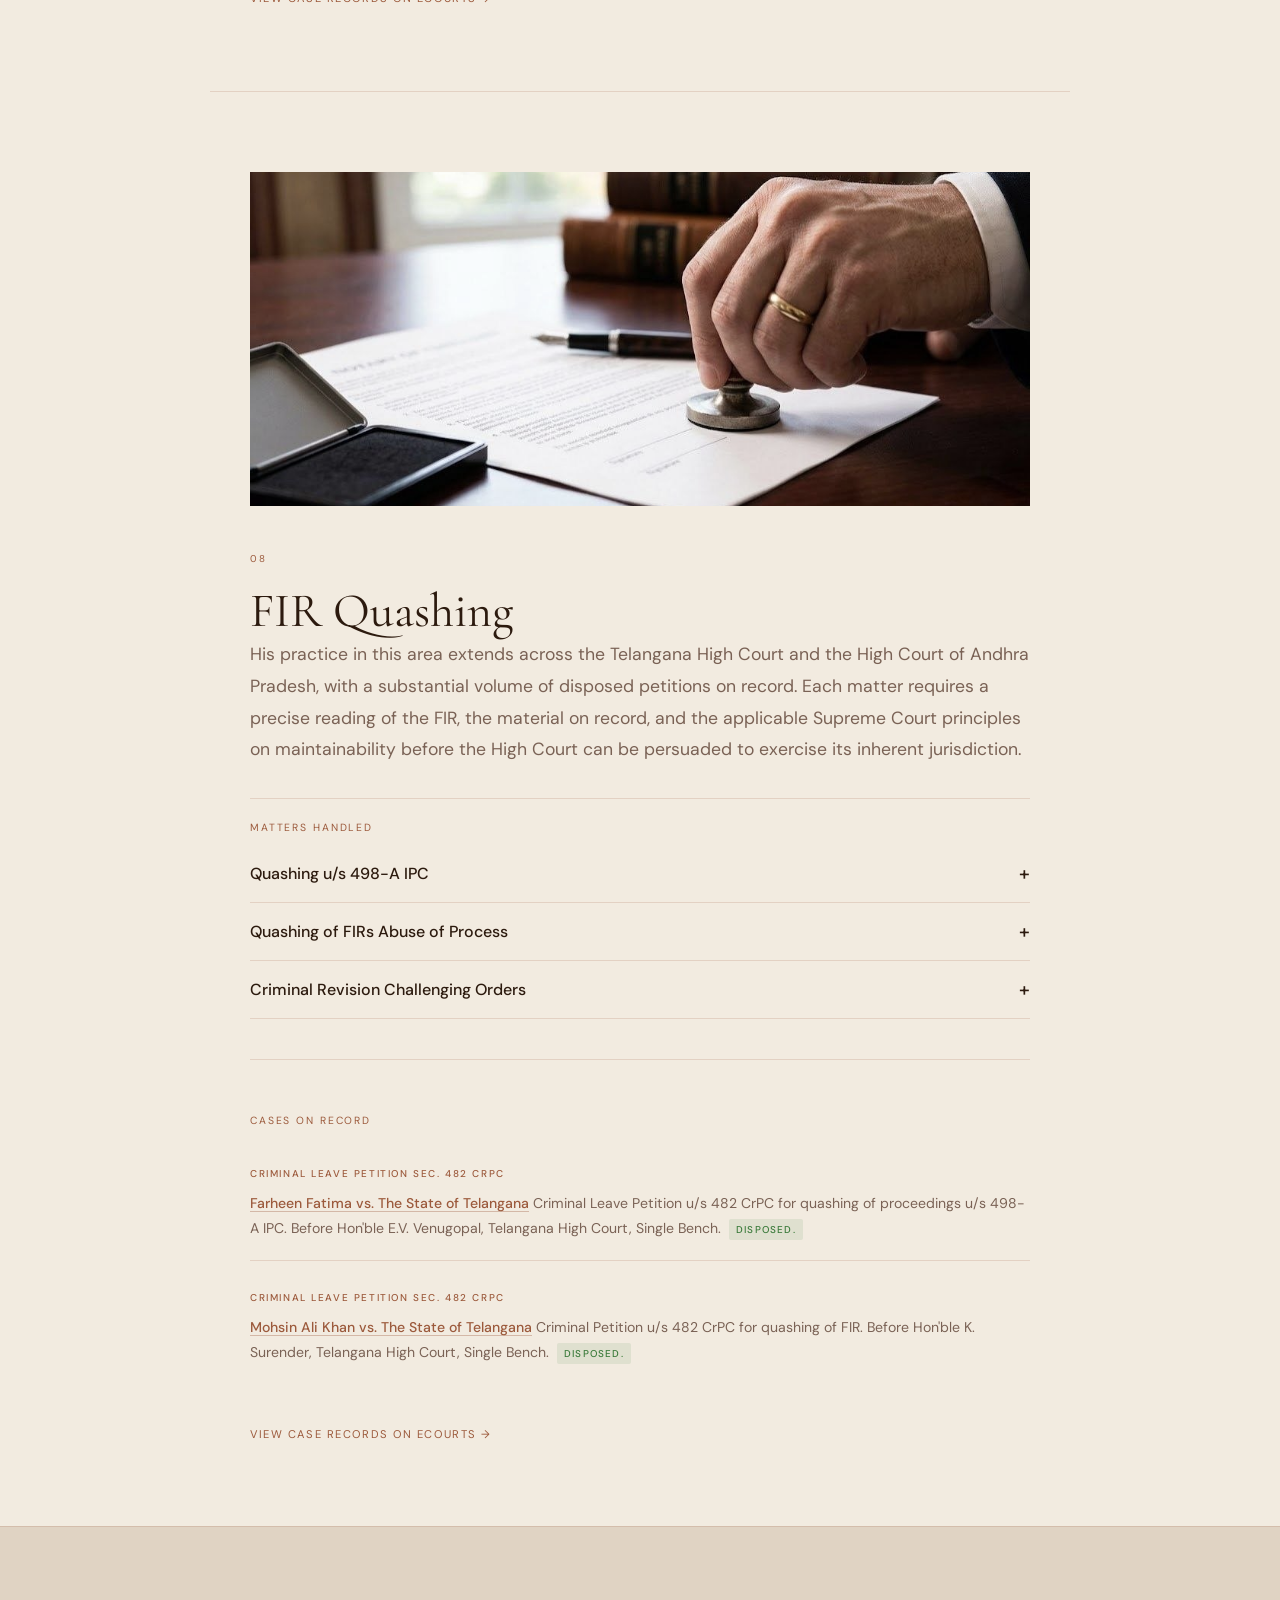
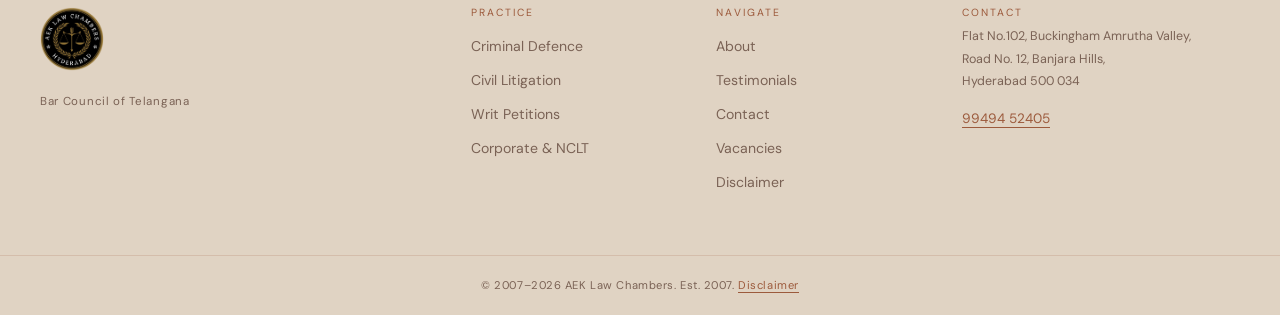
<file: practice.html>
<!DOCTYPE html>
<html lang="en">
<head>
  <meta charset="UTF-8" />
  <meta name="viewport" content="width=device-width, initial-scale=1.0" />
  <title>Practice Areas | AEK Law Chambers: Criminal, Civil, Writ, Corporate Law Hyderabad</title>
  <meta name="description" content="AEK Law Chambers practice areas: Criminal Defence, Civil Litigation, Writ Petitions, Cyber Crime, Corporate and NCLT, Family Law, Service Matters, and FIR Quashing. Hyderabad." />
  <meta name="keywords" content="criminal lawyer Hyderabad, criminal defence advocate India, bail advocate Hyderabad, FIR quashing lawyer, civil litigation Hyderabad, property dispute lawyer India, writ petition Telangana High Court, constitutional lawyer India, NCLT lawyer Hyderabad, insolvency lawyer India, cyber crime lawyer Hyderabad, IT Act advocate India, divorce lawyer Hyderabad, family court advocate India, child custody lawyer, service law advocate India, government employee lawyer, FIR quashing lawyer Hyderabad, 498-A quashing advocate India, section 482 CrPC Telangana High Court" />
  <meta name="robots" content="index, follow" />
  <link rel="canonical" href="https://aeklawchambers.in/practice.html" />
  <meta property="og:title" content="Practice Areas | AEK Law Chambers, Hyderabad" />
  <meta property="og:description" content="Eight areas of practice including criminal defence, civil litigation, writ petitions, cyber law, corporate and NCLT, family law, service matters, and FIR quashing." />
  <meta property="og:type" content="website" />
  <link rel="preconnect" href="https://fonts.googleapis.com" />
  <link rel="preconnect" href="https://fonts.gstatic.com" crossorigin />
  <link href="https://fonts.googleapis.com/css2?family=Cormorant+Garamond:ital,wght@0,300;0,400;0,500;0,600;0,700;1,300;1,400&family=DM+Sans:wght@300;400;500;600&display=swap" rel="stylesheet" />
  <link rel="stylesheet" href="shared.css" />
</head>
<body>

  <div class="grain-overlay" aria-hidden="true">
    <svg xmlns="http://www.w3.org/2000/svg" width="100%" height="100%">
      <filter id="grain"><feTurbulence type="fractalNoise" baseFrequency="0.65" numOctaves="3" stitchTiles="stitch"/><feColorMatrix type="saturate" values="0"/></filter>
      <rect width="100%" height="100%" filter="url(#grain)" />
    </svg>
  </div>

  <header class="site-nav" id="site-nav">
    <nav class="nav-inner">
      <a href="index.html" class="nav-logo"><img src="assets/logo.png" alt="AEK Law Chambers" class="nav-logo-img" /></a>
      <button class="hamburger" id="hamburger" aria-label="Open menu" aria-expanded="false">
        <span></span><span></span><span></span>
      </button>
      <ul class="nav-links" id="nav-links">
        <li><a href="about.html" class="nav-link">About</a></li>
        <li><a href="practice.html" class="nav-link active">Expertise</a></li>
        <li><a href="testimonials.html" class="nav-link">Testimonials</a></li>
                <li><a href="contact.html" class="nav-link">Contact</a></li>
        <li><a href="vacancy.html" class="nav-link">Vacancies</a></li>
        <li><a href="disclaimer.html" class="nav-link">Disclaimer</a></li>
      </ul>
      <a href="contact.html" class="btn btn-primary nav-cta">Send an Inquiry</a>
    </nav>
  </header>

  <main>
    <section class="practice-hero-section">
      <div class="container practice-page-header">
        <div>
          <p class="section-eyebrow reveal-hero" data-delay="0">Expertise</p>
          <h1 style="font-family:'Cormorant Garamond',serif;font-size:clamp(3.5rem,7vw,5.5rem);font-weight:300;color:var(--dark);line-height:1.05;" class="reveal-hero" data-delay="1">Areas of Practice</h1>
        </div>
        <div class="practice-page-header-right reveal-hero" data-delay="2">
          <p>A considered approach to complex legal challenges, delivering measured counsel across the spectrum of Indian law.</p>
        </div>
      </div>
    </section>

    <!-- Courts marquee -->
    <div class="marquee-wrap">
      <div class="marquee-track">
        <span class="marquee-item">Telangana High Court</span><span class="marquee-star">✦</span>
        <span class="marquee-item">High Court of A.P.</span><span class="marquee-star">✦</span>
        <span class="marquee-item">NCLT &amp; NCLAT</span><span class="marquee-star">✦</span>
        <span class="marquee-item">City Civil Courts</span><span class="marquee-star">✦</span>
        <span class="marquee-item">Jr. Civil Courts, Secunderabad</span><span class="marquee-star">✦</span>
        <span class="marquee-item">Ranga Reddy District Court</span><span class="marquee-star">✦</span>
        <span class="marquee-item">Metropolitan Criminal Court</span><span class="marquee-star">✦</span>
        <span class="marquee-item">Punjab &amp; Haryana High Court</span><span class="marquee-star">✦</span>
        <span class="marquee-item">Telangana High Court</span><span class="marquee-star">✦</span>
        <span class="marquee-item">High Court of A.P.</span><span class="marquee-star">✦</span>
        <span class="marquee-item">NCLT &amp; NCLAT</span><span class="marquee-star">✦</span>
        <span class="marquee-item">City Civil Courts</span><span class="marquee-star">✦</span>
        <span class="marquee-item">Jr. Civil Courts, Secunderabad</span><span class="marquee-star">✦</span>
        <span class="marquee-item">Ranga Reddy District Court</span><span class="marquee-star">✦</span>
        <span class="marquee-item">Metropolitan Criminal Court</span><span class="marquee-star">✦</span>
        <span class="marquee-item">Punjab &amp; Haryana High Court</span><span class="marquee-star">✦</span>
      </div>
    </div>

    <!-- Practice sections -->
    <div class="practice-scroller" id="practice-scroller">
      <div class="practice-scroller-right">

        <div class="ps-scroll-section" id="criminal" data-num="01">
          <div class="ps-img-wrap"><img src="assets/criminal.jpg" alt="Criminal Defence" /></div>
          <span class="ps-number">01</span>
          <h2 class="ps-title">Criminal Law</h2>
          <p class="ps-body">Criminal proceedings move quickly and the consequences of poor representation are irreversible. Ahmed Ehtesham Kawkab has handled criminal matters across bail, trial, and appeal stages before sessions courts, the Telangana High Court, and special tribunals. His approach is built on a thorough reading of the case diary, early identification of procedural irregularities, and a clear-eyed assessment of the evidence.</p>
          <p class="ps-body">He represents individuals in a wide range of offences including IPC matters, PMLA cases, NDPS, cheque dishonour, and cyber-linked criminal complaints. Every matter is handled with the same standard of preparation regardless of the complexity of the charge.</p>
          <div class="faq">
            <p class="faq-title">Matters Handled</p>
            <div class="faq-item">
              <button class="faq-q">Anticipatory &amp; Regular Bail<span class="faq-icon">+</span></button>
              <div class="faq-a">Applications for anticipatory bail and regular bail hearings across all sessions and High Court benches.</div>
            </div>
            <div class="faq-item">
              <button class="faq-q">Quashing of FIRs<span class="faq-icon">+</span></button>
              <div class="faq-a">Petitions to quash First Information Reports and criminal proceedings where continuation would be an abuse of process. Covers both compoundable and non-compoundable offences.</div>
            </div>
            <div class="faq-item">
              <button class="faq-q">Trial Defence &amp; Appellate Matters<span class="faq-icon">+</span></button>
              <div class="faq-a">Full trial representation from Sessions Court through High Court appeals and revisions. Strategic examination, cross-examination, and final arguments in complex criminal trials.</div>
            </div>
            <div class="faq-item">
              <button class="faq-q">PMLA &amp; Economic Offences<span class="faq-icon">+</span></button>
              <div class="faq-a">Defence in Prevention of Money Laundering Act matters, cheque dishonour, and complex economic fraud allegations before Special Courts and High Courts.</div>
            </div>
          </div>
          <div class="notable-cases">
            <p class="faq-title">Cases on Record</p>
            <div class="notable-case-item">
              <span class="notable-case-tag">Criminal Leave Petition Sec. 482 CrPC</span>
              <p class="notable-case-desc"><a href="https://ecourtsindia.com/cnr/HBHC010532002021" target="_blank" rel="noopener" class="case-link">Farheen Fatima vs. The State of Telangana</a> Criminal Leave Petition u/s 482 CrPC for quashing of proceedings u/s 498-A IPC. Telangana High Court, Single Bench. <span class="case-status disposed">Disposed.</span></p>
            </div>
            <div class="notable-case-item">
              <span class="notable-case-tag">Criminal Leave Petition Sec. 482 CrPC</span>
              <p class="notable-case-desc"><a href="https://ecourtsindia.com/cnr/HBHC010782942018" target="_blank" rel="noopener" class="case-link">Mohammed Waseemuddin Siddiqui vs. The State of Telangana</a> Criminal Leave Petition u/s 482 CrPC for quashing of proceedings u/s 498-A IPC. Before Hon'ble K. Lakshman, Telangana High Court. <span class="case-status disposed">Disposed.</span></p>
            </div>
          </div>
          <a href="https://ecourtsindia.com/lawyer/ahmed-ehtesham-kawkab" target="_blank" rel="noopener" class="ecourts-link">View case records on eCourts &rarr;</a>
        </div>

        <div class="ps-scroll-section" id="civil" data-num="02">
          <div class="ps-img-wrap"><img src="assets/civil.jpg" alt="Civil Litigation" /></div>
          <span class="ps-number">02</span>
          <h2 class="ps-title">Civil Litigation</h2>
          <p class="ps-body">Property disputes, contractual claims, and recovery suits form the core of civil litigation practice. Ahmed Ehtesham Kawkab approaches civil matters with a focus on early strategic assessment: what the client's strongest claim is, what interim relief is available, and what a realistic outcome looks like at trial. This clarity at the outset saves time and prevents proceedings from dragging on without direction.</p>
          <p class="ps-body">His civil practice spans the City Civil Courts, Jr. Civil Courts in Secunderabad, and Ranga Reddy District Court, with appellate matters taken to the Telangana High Court. He handles injunction applications, partition suits, specific performance, debt recovery, and execution proceedings.</p>
          <div class="faq">
            <p class="faq-title">Matters Handled</p>
            <div class="faq-item">
              <button class="faq-q">Specific Performance &amp; Contractual Disputes<span class="faq-icon">+</span></button>
              <div class="faq-a">Suits for specific performance of agreements for sale, breach of contract, and damages. Includes injunction applications and interim relief in property and commercial disputes.</div>
            </div>
            <div class="faq-item">
              <button class="faq-q">Property Partition &amp; Title Verification<span class="faq-icon">+</span></button>
              <div class="faq-a">Partition suits, declaration of title, and recovery of possession across urban and agricultural property. Title searches, mutation disputes, and encumbrance resolution.</div>
            </div>
            <div class="faq-item">
              <button class="faq-q">Summary Suits &amp; Debt Recovery<span class="faq-icon">+</span></button>
              <div class="faq-a">Order XXXVII CPC summary suits, recovery of money, and Debt Recovery Tribunal representation for financial institutions and individual creditors.</div>
            </div>
            <div class="faq-item">
              <button class="faq-q">Injunctions &amp; Execution Proceedings<span class="faq-icon">+</span></button>
              <div class="faq-a">Temporary and permanent injunctions, stay applications, and execution of decrees. Includes attachment before judgment and arrest of judgment debtors.</div>
            </div>
          </div>
          <div class="notable-cases">
            <p class="faq-title">Cases on Record</p>
            <div class="notable-case-item">
              <span class="notable-case-tag">Second Appeal Specific Performance</span>
              <p class="notable-case-desc"><a href="https://ecourtsindia.com/cnr/HBHC010286482023" target="_blank" rel="noopener" class="case-link">Sri. Gudemoni Anjaneyulu vs. Avula Bal Raj</a> Second Appeal on a specific performance matter. Before Hon'ble G. Radha Rani, Telangana High Court, Single Bench. <span class="case-status disposed">Disposed.</span></p>
            </div>
            <div class="notable-case-item">
              <span class="notable-case-tag">Original Suit Commercial Recovery</span>
              <p class="notable-case-desc"><a href="https://ecourtsindia.com/cnr/TSHC070003882023" target="_blank" rel="noopener" class="case-link">Saleem Stainless Steel Suppliers Pvt. Ltd. vs. Sai Heating Systems</a> Original suit for recovery. Jr. Civil Courts, Secunderabad. <span class="case-status pending">Pending.</span></p>
            </div>
          </div>
          <a href="https://ecourtsindia.com/lawyer/ahmed-ehtesham-kawkab" target="_blank" rel="noopener" class="ecourts-link">View case records on eCourts &rarr;</a>
        </div>

        <div class="ps-scroll-section" id="writ" data-num="03">
          <div class="ps-img-wrap"><img src="assets/writ.jpg" alt="Writ Petitions" /></div>
          <span class="ps-number">03</span>
          <h2 class="ps-title">Writ Jurisdiction</h2>
          <p class="ps-body">When a government authority exceeds its powers, acts in violation of natural justice, or infringes on fundamental rights, the appropriate remedy lies in the writ jurisdiction of the High Court. Ahmed Ehtesham Kawkab files and argues writ petitions before the Telangana High Court in matters involving arbitrary state action, unlawful detention, wrongful denial of entitlements, and constitutional challenges to administrative orders.</p>
          <p class="ps-body">His experience with the standard of judicial review applied to government orders allows him to identify which writs are maintainable, what interim stay is realistic, and how best to frame the grounds for challenge. He also handles counter-affidavits and representation on behalf of respondents in writ proceedings.</p>
          <div class="faq">
            <p class="faq-title">Matters Handled</p>
            <div class="faq-item">
              <button class="faq-q">Habeas Corpus &amp; Mandamus<span class="faq-icon">+</span></button>
              <div class="faq-a">Petitions for release from unlawful detention and writs compelling public authorities to perform statutory duties. Urgent hearing applications in habeas corpus matters.</div>
            </div>
            <div class="faq-item">
              <button class="faq-q">Certiorari &amp; Prohibition<span class="faq-icon">+</span></button>
              <div class="faq-a">Challenging quasi-judicial orders passed without jurisdiction, in violation of natural justice, or against the weight of evidence. Prohibition against tribunals exceeding jurisdiction.</div>
            </div>
            <div class="faq-item">
              <button class="faq-q">Public Interest Litigation<span class="faq-icon">+</span></button>
              <div class="faq-a">PIL filings on environmental, civic, and constitutional issues affecting the public. Drafting affidavits, counter-affidavits, and representation before Division Benches.</div>
            </div>
            <div class="faq-item">
              <button class="faq-q">Service &amp; Regulatory Writs<span class="faq-icon">+</span></button>
              <div class="faq-a">Writ petitions challenging government orders on appointments, dismissals, regularisation, and policy decisions affecting individual rights under statutory service rules.</div>
            </div>
          </div>
          <div class="notable-cases">
            <p class="faq-title">Cases on Record</p>
            <div class="notable-case-item">
              <span class="notable-case-tag">Writ Municipality &amp; Urban Development</span>
              <p class="notable-case-desc"><a href="https://ecourtsindia.com/cnr/HBHC010157902022" target="_blank" rel="noopener" class="case-link">Y. Venkat Swamy vs. The State of Telangana</a> Writ Petition (Civil) challenging a demolition/removal order. Before Hon'ble Lalitha Kanneganti, Telangana High Court, Single Bench. <span class="case-status disposed">Disposed.</span></p>
            </div>
            <div class="notable-case-item">
              <span class="notable-case-tag">Writ Revenue Records Rectification</span>
              <p class="notable-case-desc"><a href="https://ecourtsindia.com/cnr/HBHC010504172024" target="_blank" rel="noopener" class="case-link">Chakali Sattaiah vs. The State of Telangana</a> Writ Petition (Civil) for rectification of entries in revenue records. Before Hon'ble K. Lakshman, Telangana High Court, Single Bench. <span class="case-status disposed">Disposed.</span></p>
            </div>
          </div>
          <a href="https://ecourtsindia.com/lawyer/ahmed-ehtesham-kawkab" target="_blank" rel="noopener" class="ecourts-link">View case records on eCourts &rarr;</a>
        </div>

        <div class="ps-scroll-section" id="cyber" data-num="04">
          <div class="ps-img-wrap"><img src="assets/cyber.jpg" alt="Cyber Law" /></div>
          <span class="ps-number">04</span>
          <h2 class="ps-title">Cyber Law</h2>
          <p class="ps-body">Cyber crime cases present unique evidentiary challenges. Electronic records, digital forensics, and the admissibility of data obtained from devices or online platforms require careful legal analysis that goes beyond standard criminal procedure. Ahmed Ehtesham Kawkab has handled matters involving online fraud, phishing, hacking, unauthorised access, and digital impersonation.</p>
          <p class="ps-body">He advises individuals and businesses on their rights following data breaches and privacy violations, and represents accused persons in bail, trial, and appellate proceedings before Cyber Crime Courts and the High Court. He also advises platforms and intermediaries on their compliance obligations under the IT Rules.</p>
          <div class="faq">
            <p class="faq-title">Matters Handled</p>
            <div class="faq-item">
              <button class="faq-q">IT Act Offences &amp; Defence<span class="faq-icon">+</span></button>
              <div class="faq-a">Defence in cases including hacking, phishing, online fraud, and unauthorized access. Bail and trial representation before Cyber Crime Courts.</div>
            </div>
            <div class="faq-item">
              <button class="faq-q">Data Breach &amp; Privacy Disputes<span class="faq-icon">+</span></button>
              <div class="faq-a">Adjudication proceedings before the IT Adjudicating Officer for data breaches, privacy violations, and disputes.</div>
            </div>
            <div class="faq-item">
              <button class="faq-q">Intermediary Liability<span class="faq-icon">+</span></button>
              <div class="faq-a">Advising platforms and intermediaries on safe harbour protections, take-down notices, and due diligence obligations.</div>
            </div>
            <div class="faq-item">
              <button class="faq-q">Electronic Evidence &amp; Forensics<span class="faq-icon">+</span></button>
              <div class="faq-a">Admissibility of electronic records, expert witness coordination, and challenging forensic evidence in criminal and civil proceedings.</div>
            </div>
          </div>
          <a href="https://ecourtsindia.com/lawyer/ahmed-ehtesham-kawkab" target="_blank" rel="noopener" class="ecourts-link">View case records on eCourts &rarr;</a>
        </div>

        <div class="ps-scroll-section" id="corporate" data-num="05">
          <div class="ps-img-wrap"><img src="assets/corporate.jpg" alt="Corporate and NCLT" /></div>
          <span class="ps-number">05</span>
          <h2 class="ps-title">Corporate &amp; NCLT</h2>
          <p class="ps-body">Corporate disputes and insolvency proceedings demand a practitioner who understands both the procedural requirements of the tribunal and the commercial stakes involved. Ahmed Ehtesham Kawkab represents financial creditors, operational creditors, resolution applicants, and respondent companies in proceedings before the National Company Law Tribunal.</p>
          <p class="ps-body">His corporate practice extends to shareholder disputes, oppression and mismanagement petitions, domestic arbitration, and advisory on company law compliance. He assists companies and individuals navigating the Insolvency and Bankruptcy Code, from CIRP initiation through resolution or liquidation.</p>
          <div class="faq">
            <p class="faq-title">Matters Handled</p>
            <div class="faq-item">
              <button class="faq-q">Insolvency &amp; Bankruptcy Code (IBC)<span class="faq-icon">+</span></button>
              <div class="faq-a">CIRP applications by financial and operational creditors before NCLT Hyderabad. Representation of resolution applicants, committee of creditors, and resolution professionals.</div>
            </div>
            <div class="faq-item">
              <button class="faq-q">Oppression &amp; Mismanagement<span class="faq-icon">+</span></button>
              <div class="faq-a">Representation in company law matters before the NCLT, including disputes between stakeholders, creditor actions, and proceedings under applicable statutory frameworks.</div>
            </div>
            <div class="faq-item">
              <button class="faq-q">Commercial Arbitration<span class="faq-icon">+</span></button>
              <div class="faq-a">Representation in commercial disputes arising from contracts, including recovery actions, breach claims, and related proceedings before civil courts and the High Court.</div>
            </div>
            <div class="faq-item">
              <button class="faq-q">Company Law Compliance<span class="faq-icon">+</span></button>
              <div class="faq-a">Assistance in company-related disputes, including shareholder disagreements, contractual issues, and proceedings arising under company law before appropriate forums.</div>
            </div>
          </div>
          <div class="notable-cases">
            <p class="faq-title">Cases on Record</p>
            <div class="notable-case-item">
              <span class="notable-case-tag">IBC Company Petition, NCLT Hyderabad</span>
              <p class="notable-case-desc"><a href="https://ecourtsindia.com/cnr/NCLTHD0002552020" target="_blank" rel="noopener" class="case-link">Apar Industries Limited vs. Pennar Industries Limited</a> Company Petition under the Insolvency and Bankruptcy Code. NCLT Hyderabad, Division Bench. <span class="case-status disposed">Disposed.</span></p>
            </div>
            <div class="notable-case-item">
              <span class="notable-case-tag">NI Act Cheque Dishonour</span>
              <p class="notable-case-desc"><a href="https://ecourtsindia.com/cnr/TSMM130099032021" target="_blank" rel="noopener" class="case-link">SS Consultants vs. M/s Parrotfish Information and Technologies Pvt. Ltd.</a> Criminal Complaint Case under Section 138 of the Negotiable Instruments Act. PJCJ-cum-AMM Courts, Medipally. <span class="case-status pending">Pending.</span></p>
            </div>
          </div>
          <a href="https://ecourtsindia.com/lawyer/ahmed-ehtesham-kawkab" target="_blank" rel="noopener" class="ecourts-link">View case records on eCourts &rarr;</a>
        </div>

        <div class="ps-scroll-section" id="family" data-num="06">
          <div class="ps-img-wrap"><img src="assets/family.jpg" alt="Family Law" /></div>
          <span class="ps-number">06</span>
          <h2 class="ps-title">Family Law</h2>
          <p class="ps-body">Family disputes are among the most personally consequential matters a person can face. Ahmed Ehtesham Kawkab handles matrimonial and family cases with the seriousness they require: a careful understanding of the client's position, an honest assessment of what the law permits, and a strategy calibrated to the specific forum and applicable personal law statute.</p>
          <p class="ps-body">He represents clients in divorce proceedings, custody and guardianship disputes, maintenance applications, domestic violence complaints, and succession matters. He practises across Family Courts in Hyderabad and the Telangana High Court, and advises on negotiated settlements where that is in the client's interest.</p>
          <div class="faq">
            <p class="faq-title">Matters Handled</p>
            <div class="faq-item">
              <button class="faq-q">Divorce &amp; Maintenance<span class="faq-icon">+</span></button>
              <div class="faq-a">Contested and mutual consent divorce proceedings across personal law statutes.</div>
            </div>
            <div class="faq-item">
              <button class="faq-q">Child Custody &amp; Guardianship<span class="faq-icon">+</span></button>
              <div class="faq-a">Custody disputes, visitation arrangements, and Guardianship and Wards Act petitions. International child abduction matters and Hague Convention applications.</div>
            </div>
            <div class="faq-item">
              <button class="faq-q">Domestic Violence &amp; Protection Orders<span class="faq-icon">+</span></button>
              <div class="faq-a">Proceedings under the Protection of Women from Domestic Violence Act. Protection orders, residence orders, and compensation applications before Magistrate Courts.</div>
            </div>
            <div class="faq-item">
              <button class="faq-q">Probate &amp; Succession<span class="faq-icon">+</span></button>
              <div class="faq-a">Testamentary and intestate succession matters. Probate applications, letters of administration, succession certificates, and disputed will proceedings.</div>
            </div>
          </div>
          <div class="notable-cases">
            <p class="faq-title">Cases on Record</p>
            <div class="notable-case-item">
              <span class="notable-case-tag">First Appeal Restitution of Conjugal Rights</span>
              <p class="notable-case-desc"><a href="https://ecourtsindia.com/cnr/HBHC010684862014" target="_blank" rel="noopener" class="case-link">Karakkaya Deepak vs. Maheswari</a> First Appeal in a matrimonial matter involving restitution of conjugal rights. Before Hon'ble Moushumi Bhattacharya and Hon'ble M.G. Priyadarsini, Telangana High Court, Division Bench. <span class="case-status pending">Pending.</span></p>
            </div>
            <div class="notable-case-item">
              <span class="notable-case-tag">Criminal Revision Domestic Violence Act</span>
              <p class="notable-case-desc"><a href="https://ecourtsindia.com/cnr/HBHC010751592015" target="_blank" rel="noopener" class="case-link">Karakayala Deepak vs. Smt. Maheshwari</a> Criminal Revision in a matter involving conviction under the Domestic Violence Act, 2005. Before Hon'ble T. Sunil Chowdary, Telangana High Court, Single Bench. <span class="case-status disposed">Disposed.</span></p>
            </div>
          </div>
          <a href="https://ecourtsindia.com/lawyer/ahmed-ehtesham-kawkab" target="_blank" rel="noopener" class="ecourts-link">View case records on eCourts &rarr;</a>
        </div>

        <div class="ps-scroll-section" id="service" data-num="07">
          <div class="ps-img-wrap"><img src="assets/service.jpg" alt="Service Law" /></div>
          <span class="ps-number">07</span>
          <h2 class="ps-title">Service Law</h2>
          <p class="ps-body">Government employees facing disciplinary action, withheld promotions, pension disputes, or arbitrary transfers often have strong legal remedies available to them, but only if pursued in the right forum with the right framing.</p>
          <p class="ps-body"> Ahmed Ehtesham Kawkab represents employees in service-related disputes, including disciplinary proceedings, promotion issues, pension matters, and challenges to administrative decisions before appropriate forums and the High Court.</p>
          <div class="faq">
            <p class="faq-title">Matters Handled</p>
            <div class="faq-item">
              <button class="faq-q">CAT &amp; SAT Proceedings<span class="faq-icon">+</span></button>
              <div class="faq-a">Original Applications before Central Administrative Tribunal and State Administrative Tribunal. Transfer petitions and writ petitions challenging tribunal orders before the High Court.</div>
            </div>
            <div class="faq-item">
              <button class="faq-q">Disciplinary Proceedings<span class="faq-icon">+</span></button>
              <div class="faq-a">Defence at departmental inquiry stage, review petitions, and writ petitions challenging dismissal, removal, and compulsory retirement orders passed without following due process.</div>
            </div>
            <div class="faq-item">
              <button class="faq-q">Seniority &amp; Promotion Disputes<span class="faq-icon">+</span></button>
              <div class="faq-a">Challenges to seniority lists, DPC decisions, zone of consideration, and promotion policies. Representation before the High Court on matters of statutory service rules and G.O.s.</div>
            </div>
            <div class="faq-item">
              <button class="faq-q">Pension &amp; Retiral Benefits<span class="faq-icon">+</span></button>
              <div class="faq-a">Recovery of withheld pension, gratuity, and terminal benefits. Writ petitions for pensioners denied their entitlements under CCS Pension Rules and state government schemes.</div>
            </div>
          </div>
          <a href="https://ecourtsindia.com/lawyer/ahmed-ehtesham-kawkab" target="_blank" rel="noopener" class="ecourts-link">View case records on eCourts &rarr;</a>
        </div>

        <div class="ps-scroll-section" id="fir-quashing" data-num="08">
          <div class="ps-img-wrap"><img src="assets/fir-quashing.jpg" alt="FIR Quashing" /></div>
          <span class="ps-number">08</span>
          <h2 class="ps-title">FIR Quashing</h2>
          <p class="ps-body">His practice in this area extends across the Telangana High Court and the High Court of Andhra Pradesh, with a substantial volume of disposed petitions on record. Each matter requires a precise reading of the FIR, the material on record, and the applicable Supreme Court principles on maintainability before the High Court can be persuaded to exercise its inherent jurisdiction.</p>
          <div class="faq">
            <p class="faq-title">Matters Handled</p>
            <div class="faq-item">
              <button class="faq-q">Quashing u/s 498-A IPC<span class="faq-icon">+</span></button>
              <div class="faq-a">Petitions for quashing of criminal proceedings under Section 498-A IPC (dowry harassment) before the Telangana and AP High Courts, typically following settlement between the parties.</div>
            </div>
            <div class="faq-item">
              <button class="faq-q">Quashing of FIRs Abuse of Process<span class="faq-icon">+</span></button>
              <div class="faq-a">Petitions where the FIR discloses no cognisable offence or where continuation of proceedings would be an abuse of process, based on the principles laid down by the Supreme Court.</div>
            </div>
            <div class="faq-item">
              <button class="faq-q">Criminal Revision Challenging Orders<span class="faq-icon">+</span></button>
              <div class="faq-a">Criminal revision petitions before the High Court challenging orders of Magistrate Courts and Sessions Courts, including interlocutory orders and conviction matters.</div>
            </div>
          </div>
          <div class="notable-cases">
            <p class="faq-title">Cases on Record</p>
            <div class="notable-case-item">
              <span class="notable-case-tag">Criminal Leave Petition Sec. 482 CrPC</span>
              <p class="notable-case-desc"><a href="https://ecourtsindia.com/cnr/HBHC010532002021" target="_blank" rel="noopener" class="case-link">Farheen Fatima vs. The State of Telangana</a> Criminal Leave Petition u/s 482 CrPC for quashing of proceedings u/s 498-A IPC. Before Hon'ble E.V. Venugopal, Telangana High Court, Single Bench. <span class="case-status disposed">Disposed.</span></p>
            </div>
            <div class="notable-case-item">
              <span class="notable-case-tag">Criminal Leave Petition Sec. 482 CrPC</span>
              <p class="notable-case-desc"><a href="https://ecourtsindia.com/cnr/HBHC010111102023" target="_blank" rel="noopener" class="case-link">Mohsin Ali Khan vs. The State of Telangana</a> Criminal Petition u/s 482 CrPC for quashing of FIR. Before Hon'ble K. Surender, Telangana High Court, Single Bench. <span class="case-status disposed">Disposed.</span></p>
            </div>
          </div>
          <a href="https://ecourtsindia.com/lawyer/ahmed-ehtesham-kawkab" target="_blank" rel="noopener" class="ecourts-link">View case records on eCourts &rarr;</a>
        </div>

      </div>
    </div>
  </main>

  <footer class="site-footer">
    <div class="container footer-inner">
      <div class="footer-brand">
        <a href="index.html" class="footer-logo"><img src="assets/logo.png" alt="AEK Law Chambers" class="footer-logo-img" /></a>
        <p class="footer-enrollment">Bar Council of Telangana</p>
      </div>
      <div class="footer-links">
        <h4 class="footer-links-title">Practice</h4>
        <a href="#criminal">Criminal Defence</a>
        <a href="#civil">Civil Litigation</a>
        <a href="#writ">Writ Petitions</a>
        <a href="#corporate">Corporate &amp; NCLT</a>
      </div>
      <div class="footer-links">
        <h4 class="footer-links-title">Navigate</h4>
        <a href="about.html">About</a>
                <a href="testimonials.html">Testimonials</a>
        <a href="contact.html">Contact</a>
        <a href="vacancy.html">Vacancies</a>
        <a href="disclaimer.html">Disclaimer</a>
      </div>
      <div class="footer-contact">
        <h4 class="footer-links-title">Contact</h4>
        <p>Flat No.102, Buckingham Amrutha Valley,<br/>Road No. 12, Banjara Hills,<br/>Hyderabad 500 034</p>
        <a href="tel:+919949452405" class="inline-link">99494 52405</a>
      </div>
    </div>
    <div class="footer-bottom">
      <div class="container">
        <p>© 2007–2026 AEK Law Chambers. Est. 2007. <a href="disclaimer.html" class="footer-disclaimer-link">Disclaimer</a></p>
      </div>
    </div>
  </footer>

  <a href="https://wa.me/919949452405" target="_blank" rel="noopener" class="whatsapp-float" aria-label="Chat on WhatsApp">
    <svg width="26" height="26" viewBox="0 0 24 24" fill="currentColor"><path d="M17.472 14.382c-.297-.149-1.758-.867-2.03-.967-.273-.099-.471-.148-.67.15-.197.297-.767.966-.94 1.164-.173.199-.347.223-.644.075-.297-.15-1.255-.463-2.39-1.475-.883-.788-1.48-1.761-1.653-2.059-.173-.297-.018-.458.13-.606.134-.133.298-.347.446-.52.149-.174.198-.298.298-.497.099-.198.05-.371-.025-.52-.075-.149-.669-1.612-.916-2.207-.242-.579-.487-.5-.669-.51-.173-.008-.371-.01-.57-.01-.198 0-.52.074-.792.372-.272.297-1.04 1.016-1.04 2.479 0 1.462 1.065 2.875 1.213 3.074.149.198 2.096 3.2 5.077 4.487.709.306 1.262.489 1.694.625.712.227 1.36.195 1.871.118.571-.085 1.758-.719 2.006-1.413.248-.694.248-1.289.173-1.413-.074-.124-.272-.198-.57-.347m-5.421 7.403h-.004a9.87 9.87 0 01-5.031-1.378l-.361-.214-3.741.982.998-3.648-.235-.374a9.86 9.86 0 01-1.51-5.26c.001-5.45 4.436-9.884 9.888-9.884 2.64 0 5.122 1.03 6.988 2.898a9.825 9.825 0 012.893 6.994c-.003 5.45-4.437 9.884-9.885 9.884m8.413-18.297A11.815 11.815 0 0012.05 0C5.495 0 .16 5.335.157 11.892c0 2.096.547 4.142 1.588 5.945L.057 24l6.305-1.654a11.882 11.882 0 005.683 1.448h.005c6.554 0 11.89-5.335 11.893-11.893a11.821 11.821 0 00-3.48-8.413Z"/></svg>
  </a>

  <div class="page-transition" id="page-transition"></div>
  <script src="shared.js"></script>
  <script>
    const imgWraps = document.querySelectorAll('.ps-img-wrap');
    const imgObs = new IntersectionObserver((entries) => {
      entries.forEach(entry => {
        if (entry.isIntersecting) {
          entry.target.classList.add('visible');
          imgObs.unobserve(entry.target);
        }
      });
    }, { threshold: 0.15 });
    imgWraps.forEach(el => imgObs.observe(el));
  </script>
</body>
</html>
</file>
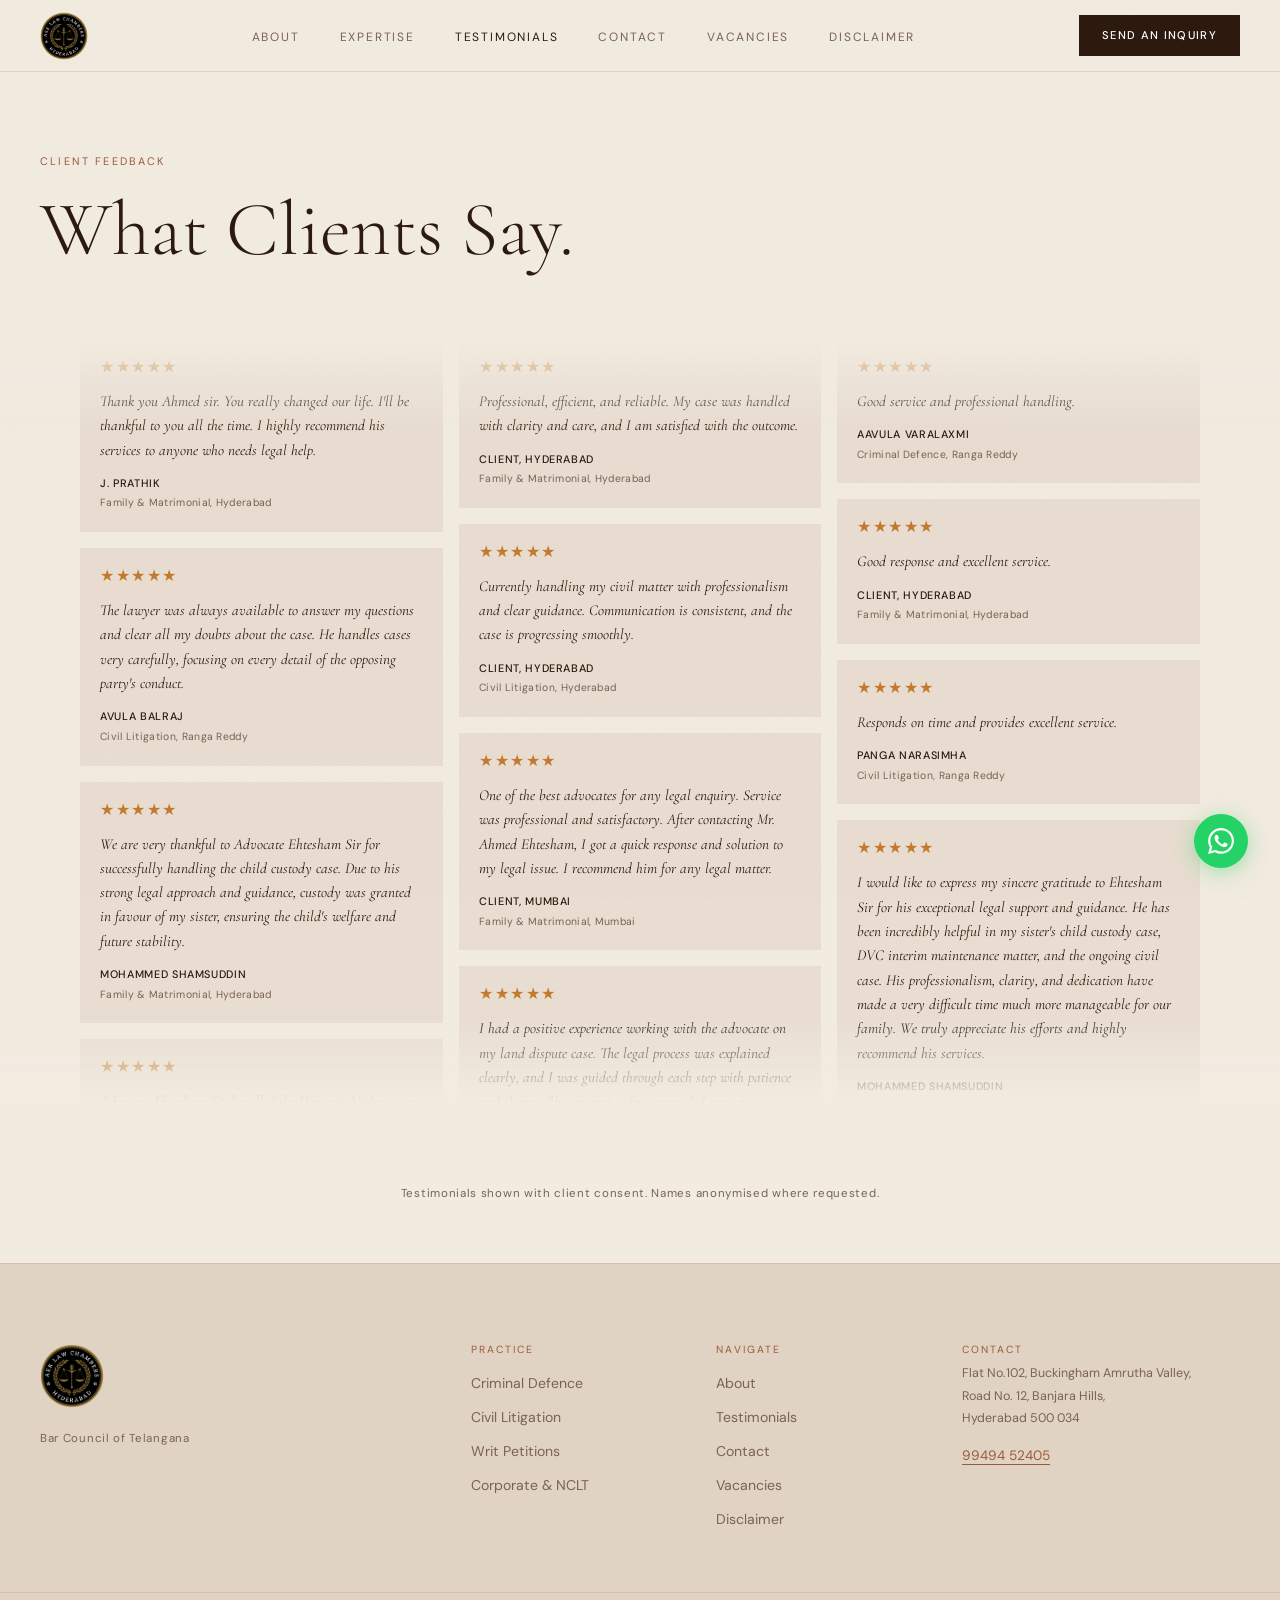
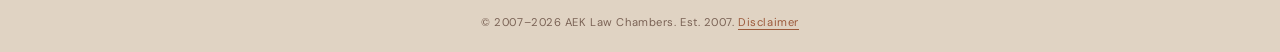
<file: testimonials.html>
<!DOCTYPE html>
<html lang="en">
<head>
  <meta charset="UTF-8" />
  <meta name="viewport" content="width=device-width, initial-scale=1.0" />
  <title>Client Testimonials | AEK Law Chambers, Hyderabad</title>
  <meta name="description" content="Read what clients say about AEK Law Chambers and Ahmed Ehtesham Kawkab, Advocate, Telangana High Court." />
  <meta name="robots" content="index, follow" />
  <link rel="canonical" href="https://aeklawchambers.in/testimonials.html" />
  <link rel="preconnect" href="https://fonts.googleapis.com" />
  <link rel="preconnect" href="https://fonts.gstatic.com" crossorigin />
  <link href="https://fonts.googleapis.com/css2?family=Cormorant+Garamond:ital,wght@0,300;0,400;0,500;0,600;0,700;1,300;1,400&family=DM+Sans:wght@300;400;500;600&display=swap" rel="stylesheet" />
  <link rel="stylesheet" href="shared.css" />
  <style>
    .t-hero { padding: calc(var(--nav-h) + 80px) 0 48px; }

    /* Fixed viewport window for ticker */
    .ticker-section {
      position: relative;
      height: 85vh;
      min-height: 600px;
      overflow: hidden;
      margin-bottom: 80px;
    }
    /* top/bottom fades */
    .ticker-section::before,
    .ticker-section::after {
      content: '';
      position: absolute;
      left: 0; right: 0;
      height: 90px;
      z-index: 10;
      pointer-events: none;
    }
    .ticker-section::before { top: 0;    background: linear-gradient(to bottom, var(--bg), transparent); }
    .ticker-section::after  { bottom: 0; background: linear-gradient(to top,   var(--bg), transparent); }

    .ticker-columns {
      display: grid;
      grid-template-columns: 1fr 1fr 1fr;
      gap: 16px;
      max-width: 1200px;
      margin: 0 auto;
      padding: 0 40px;
      height: 100%;
    }
    .ticker-col { overflow: hidden; height: 100%; }

    /* Cards start offscreen left/right, slide in, then the whole inner scrolls up */
    .ticker-col-inner {
      display: flex;
      flex-direction: column;
      gap: 16px;
      will-change: transform;
    }

    /* Per-card slide-in state */
    .ticker-card {
      background: var(--card);
      padding: 20px 20px;
      flex-shrink: 0;
      opacity: 0;
      transition: opacity 0.55s ease, transform 0.55s cubic-bezier(0.16,1,0.3,1), box-shadow 0.3s;
    }
    /* col 1 and 3 slide from left, col 2 from right */
    .ticker-col:nth-child(1) .ticker-card,
    .ticker-col:nth-child(3) .ticker-card { transform: translateX(-50px); }
    .ticker-col:nth-child(2) .ticker-card { transform: translateX(50px); }

    .ticker-card.visible {
      opacity: 1;
      transform: translateX(0) !important;
    }
    .ticker-card:hover { box-shadow: 0 4px 16px rgba(0,0,0,0.07); }

    .ticker-quote {
      font-family: 'Cormorant Garamond', serif;
      font-size: 0.95rem;
      color: var(--dark);
      line-height: 1.6;
      margin: 8px 0 12px;
      font-style: italic;
    }
    .ticker-name {
      font-size: 0.68rem;
      font-weight: 500;
      color: var(--dark);
      letter-spacing: 0.06em;
      text-transform: uppercase;
      margin: 0 0 2px;
    }
    .ticker-detail { font-size: 0.65rem; color: var(--muted); letter-spacing: 0.03em; }

    @media (max-width: 900px) {
      .ticker-columns { grid-template-columns: 1fr 1fr; padding: 0 24px; }
      .ticker-col:nth-child(3) { display: none; }
    }
    @media (max-width: 560px) {
      .ticker-columns { grid-template-columns: 1fr; padding: 0 20px; }
      .ticker-col:nth-child(2) { display: none; }
    }
  </style>
</head>
<body>

  <div class="grain-overlay" aria-hidden="true">
    <svg xmlns="http://www.w3.org/2000/svg" width="100%" height="100%">
      <filter id="grain"><feTurbulence type="fractalNoise" baseFrequency="0.65" numOctaves="3" stitchTiles="stitch"/><feColorMatrix type="saturate" values="0"/></filter>
      <rect width="100%" height="100%" filter="url(#grain)" />
    </svg>
  </div>

  <header class="site-nav" id="site-nav">
    <nav class="nav-inner">
      <a href="index.html" class="nav-logo"><img src="assets/logo.png" alt="AEK Law Chambers" class="nav-logo-img" /></a>
      <button class="hamburger" id="hamburger" aria-label="Open menu" aria-expanded="false">
        <span></span><span></span><span></span>
      </button>
      <ul class="nav-links" id="nav-links">
        <li><a href="about.html" class="nav-link">About</a></li>
        <li><a href="practice.html" class="nav-link">Expertise</a></li>
        <li><a href="testimonials.html" class="nav-link active">Testimonials</a></li>
        <li><a href="contact.html" class="nav-link">Contact</a></li>
        <li><a href="vacancy.html" class="nav-link">Vacancies</a></li>
        <li><a href="disclaimer.html" class="nav-link">Disclaimer</a></li>
      </ul>
      <a href="contact.html" class="btn btn-primary nav-cta">Send an Inquiry</a>
    </nav>
  </header>

  <main>
    <section class="t-hero">
      <div class="container">
        <div style="max-width:580px;">
          <p class="section-eyebrow reveal-hero" data-delay="0">Client Feedback</p>
          <h1 style="font-family:'Cormorant Garamond',serif;font-size:clamp(3rem,6vw,5rem);font-weight:300;color:var(--dark);margin-bottom:16px;" class="reveal-hero" data-delay="1">What Clients Say.</h1>
        </div>
      </div>
    </section>

    <section class="ticker-section">
      <div class="ticker-columns">

        <div class="ticker-col">
          <div class="ticker-col-inner" id="col1-inner">
          <div class="ticker-card">
            <span class="stars"><span class="stars-filled">★★★★★</span></span>
            <p class="ticker-quote">Thank you Ahmed sir. You really changed our life. I'll be thankful to you all the time. I highly recommend his services to anyone who needs legal help.</p>
            <div class="ticker-meta">
              <p class="ticker-name">J. Prathik</p>
              <p class="ticker-detail">Family & Matrimonial, Hyderabad</p>
            </div>
          </div>
          <div class="ticker-card">
            <span class="stars"><span class="stars-filled">★★★★★</span></span>
            <p class="ticker-quote">The lawyer was always available to answer my questions and clear all my doubts about the case. He handles cases very carefully, focusing on every detail of the opposing party's conduct.</p>
            <div class="ticker-meta">
              <p class="ticker-name">Avula Balraj</p>
              <p class="ticker-detail">Civil Litigation, Ranga Reddy</p>
            </div>
          </div>
          <div class="ticker-card">
            <span class="stars"><span class="stars-filled">★★★★★</span></span>
            <p class="ticker-quote">We are very thankful to Advocate Ehtesham Sir for successfully handling the child custody case. Due to his strong legal approach and guidance, custody was granted in favour of my sister, ensuring the child's welfare and future stability.</p>
            <div class="ticker-meta">
              <p class="ticker-name">Mohammed Shamsuddin</p>
              <p class="ticker-detail">Family & Matrimonial, Hyderabad</p>
            </div>
          </div>
          <div class="ticker-card">
            <span class="stars"><span class="stars-filled">★★★★★</span></span>
            <p class="ticker-quote">Advocate Ehtesham Sir handled the Domestic Violence case with great professionalism and sensitivity. His efforts helped us obtain protection and relief from harassment, and the court recognised the genuine issues faced by my sister.</p>
            <div class="ticker-meta">
              <p class="ticker-name">Mohammed Shamsuddin</p>
              <p class="ticker-detail">Family & Matrimonial, Hyderabad</p>
            </div>
          </div>
          <div class="ticker-card">
            <span class="stars"><span class="stars-filled">★★★★★</span></span>
            <p class="ticker-quote">We sincerely appreciate Advocate Ehtesham Sir for securing maintenance for my sister in a timely manner. His clear guidance and effective representation ensured financial support was granted by the court without delay.</p>
            <div class="ticker-meta">
              <p class="ticker-name">Mohammed Shamsuddin</p>
              <p class="ticker-detail">Family & Matrimonial, Hyderabad</p>
            </div>
          </div>
          <div class="ticker-card">
            <span class="stars"><span class="stars-filled">★★★★★</span></span>
            <p class="ticker-quote">We are grateful to Advocate Ehtesham Sir for his support in the civil property matter involving financial deception. He handled everything with clarity, dedication, and transparency. I highly recommend him to anyone in need of reliable legal support.</p>
            <div class="ticker-meta">
              <p class="ticker-name">Mohammed Shamsuddin</p>
              <p class="ticker-detail">Civil Litigation, Hyderabad</p>
            </div>
          </div>
          </div>
        </div>

        <div class="ticker-col">
          <div class="ticker-col-inner" id="col2-inner">
          <div class="ticker-card">
            <span class="stars"><span class="stars-filled">★★★★★</span></span>
            <p class="ticker-quote">Professional, efficient, and reliable. My case was handled with clarity and care, and I am satisfied with the outcome.</p>
            <div class="ticker-meta">
              <p class="ticker-name">Client, Hyderabad</p>
              <p class="ticker-detail">Family & Matrimonial, Hyderabad</p>
            </div>
          </div>
          <div class="ticker-card">
            <span class="stars"><span class="stars-filled">★★★★★</span></span>
            <p class="ticker-quote">Currently handling my civil matter with professionalism and clear guidance. Communication is consistent, and the case is progressing smoothly.</p>
            <div class="ticker-meta">
              <p class="ticker-name">Client, Hyderabad</p>
              <p class="ticker-detail">Civil Litigation, Hyderabad</p>
            </div>
          </div>
          <div class="ticker-card">
            <span class="stars"><span class="stars-filled">★★★★★</span></span>
            <p class="ticker-quote">One of the best advocates for any legal enquiry. Service was professional and satisfactory. After contacting Mr. Ahmed Ehtesham, I got a quick response and solution to my legal issue. I recommend him for any legal matter.</p>
            <div class="ticker-meta">
              <p class="ticker-name">Client, Mumbai</p>
              <p class="ticker-detail">Family & Matrimonial, Mumbai</p>
            </div>
          </div>
          <div class="ticker-card">
            <span class="stars"><span class="stars-filled">★★★★★</span></span>
            <p class="ticker-quote">I had a positive experience working with the advocate on my land dispute case. The legal process was explained clearly, and I was guided through each step with patience and clarity. The strategic advice provided gave me confidence that my case was being handled with care and expertise.</p>
            <div class="ticker-meta">
              <p class="ticker-name">Bodishe Upesh</p>
              <p class="ticker-detail">Civil Litigation, Hyderabad</p>
            </div>
          </div>
          <div class="ticker-card">
            <span class="stars"><span class="stars-filled">★★★★★</span></span>
            <p class="ticker-quote">Excellent lawyer. Trustworthy and delivers on time.</p>
            <div class="ticker-meta">
              <p class="ticker-name">Syed Ali Akbar Hussain</p>
              <p class="ticker-detail">Criminal Defence, Hyderabad</p>
            </div>
          </div>
          <div class="ticker-card">
            <span class="stars"><span class="stars-filled">★★★★★</span></span>
            <p class="ticker-quote">Advocate sir is very professional and handles all cases with great care. When needed, he guides his clients with proper guidance on all aspects. His very detailed study and research on every case is what sets him apart.</p>
            <div class="ticker-meta">
              <p class="ticker-name">Mohammed Shujauddin</p>
              <p class="ticker-detail">Family & Matrimonial, Hyderabad</p>
            </div>
          </div>
          </div>
        </div>

        <div class="ticker-col">
          <div class="ticker-col-inner" id="col3-inner">
          <div class="ticker-card">
            <span class="stars"><span class="stars-filled">★★★★★</span></span>
            <p class="ticker-quote">Good service and professional handling.</p>
            <div class="ticker-meta">
              <p class="ticker-name">Aavula Varalaxmi</p>
              <p class="ticker-detail">Criminal Defence, Ranga Reddy</p>
            </div>
          </div>
          <div class="ticker-card">
            <span class="stars"><span class="stars-filled">★★★★★</span></span>
            <p class="ticker-quote">Good response and excellent service.</p>
            <div class="ticker-meta">
              <p class="ticker-name">Client, Hyderabad</p>
              <p class="ticker-detail">Family & Matrimonial, Hyderabad</p>
            </div>
          </div>
          <div class="ticker-card">
            <span class="stars"><span class="stars-filled">★★★★★</span></span>
            <p class="ticker-quote">Responds on time and provides excellent service.</p>
            <div class="ticker-meta">
              <p class="ticker-name">Panga Narasimha</p>
              <p class="ticker-detail">Civil Litigation, Ranga Reddy</p>
            </div>
          </div>
          <div class="ticker-card">
            <span class="stars"><span class="stars-filled">★★★★★</span></span>
            <p class="ticker-quote">I would like to express my sincere gratitude to Ehtesham Sir for his exceptional legal support and guidance. He has been incredibly helpful in my sister's child custody case, DVC interim maintenance matter, and the ongoing civil case. His professionalism, clarity, and dedication have made a very difficult time much more manageable for our family. We truly appreciate his efforts and highly recommend his services.</p>
            <div class="ticker-meta">
              <p class="ticker-name">Mohammed Shamsuddin</p>
              <p class="ticker-detail">Family & Matrimonial, Hyderabad</p>
            </div>
          </div>
          <div class="ticker-card">
            <span class="stars"><span class="stars-filled">★★★★★</span></span>
            <p class="ticker-quote">I am truly thankful to Ehtesham Sir for his support across my legal matters. With his guidance, I was able to secure child custody, which means everything to me. In my Domestic Violence case, his focused efforts helped me receive interim maintenance within a year, bringing much-needed stability during a difficult time. He is thorough, straightforward, and ensures everything is handled properly without rushing the process. I would confidently recommend Ehtesham Sir to anyone looking for a reliable and result-oriented lawyer.</p>
            <div class="ticker-meta">
              <p class="ticker-name">Mohammed Shamsuddin</p>
              <p class="ticker-detail">Family & Matrimonial, Hyderabad</p>
            </div>
          </div>
          <div class="ticker-card">
            <span class="stars"><span class="stars-filled">★★★★★</span></span>
            <p class="ticker-quote">I would like to express my sincere gratitude to Advocate Ehtesham Sir, who is not only highly professional but also a genuinely humble and compassionate person. My sister went through an extremely difficult situation after 15 years of marriage. Under his expert guidance, we filed multiple cases including Child Custody, Domestic Violence, Maintenance, and a Civil Matter. Thanks to his dedication, the court ruled in our favour for child custody and granted maintenance within a stipulated time frame. His approach is highly professional, transparent, and reassuring. I strongly recommend Advocate Ehtesham Sir to anyone facing serious legal challenges.</p>
            <div class="ticker-meta">
              <p class="ticker-name">Mohammed Shamsuddin</p>
              <p class="ticker-detail">Family & Matrimonial, Hyderabad</p>
            </div>
          </div>
          </div>
        </div>

      </div>
    </section>

    <p style="font-size:0.72rem;color:var(--muted);text-align:center;padding-bottom:60px;letter-spacing:0.06em;">Testimonials shown with client consent. Names anonymised where requested.</p>
  </main>

  <footer class="site-footer">
    <div class="container footer-inner">
      <div class="footer-brand">
        <a href="index.html" class="footer-logo"><img src="assets/logo.png" alt="AEK Law Chambers" class="footer-logo-img" /></a>
        <p class="footer-enrollment">Bar Council of Telangana</p>
      </div>
      <div class="footer-links">
        <h4 class="footer-links-title">Practice</h4>
        <a href="practice.html#criminal">Criminal Defence</a>
        <a href="practice.html#civil">Civil Litigation</a>
        <a href="practice.html#writ">Writ Petitions</a>
        <a href="practice.html#corporate">Corporate &amp; NCLT</a>
      </div>
      <div class="footer-links">
        <h4 class="footer-links-title">Navigate</h4>
        <a href="about.html">About</a>
        <a href="testimonials.html">Testimonials</a>
        <a href="contact.html">Contact</a>
        <a href="vacancy.html">Vacancies</a>
        <a href="disclaimer.html">Disclaimer</a>
      </div>
      <div class="footer-contact">
        <h4 class="footer-links-title">Contact</h4>
        <p>Flat No.102, Buckingham Amrutha Valley,<br/>Road No. 12, Banjara Hills,<br/>Hyderabad 500 034</p>
        <a href="tel:+919949452405" class="inline-link">99494 52405</a>
      </div>
    </div>
    <div class="footer-bottom">
      <div class="container">
        <p>© 2007–2026 AEK Law Chambers. Est. 2007. <a href="disclaimer.html" class="footer-disclaimer-link">Disclaimer</a></p>
      </div>
    </div>
  </footer>

  <a href="https://wa.me/919949452405" target="_blank" rel="noopener" class="whatsapp-float" aria-label="Chat on WhatsApp">
    <svg width="26" height="26" viewBox="0 0 24 24" fill="currentColor"><path d="M17.472 14.382c-.297-.149-1.758-.867-2.03-.967-.273-.099-.471-.148-.67.15-.197.297-.767.966-.94 1.164-.173.199-.347.223-.644.075-.297-.15-1.255-.463-2.39-1.475-.883-.788-1.48-1.761-1.653-2.059-.173-.297-.018-.458.13-.606.134-.133.298-.347.446-.52.149-.174.198-.298.298-.497.099-.198.05-.371-.025-.52-.075-.149-.669-1.612-.916-2.207-.242-.579-.487-.5-.669-.51-.173-.008-.371-.01-.57-.01-.198 0-.52.074-.792.372-.272.297-1.04 1.016-1.04 2.479 0 1.462 1.065 2.875 1.213 3.074.149.198 2.096 3.2 5.077 4.487.709.306 1.262.489 1.694.625.712.227 1.36.195 1.871.118.571-.085 1.758-.719 2.006-1.413.248-.694.248-1.289.173-1.413-.074-.124-.272-.198-.57-.347m-5.421 7.403h-.004a9.87 9.87 0 01-5.031-1.378l-.361-.214-3.741.982.998-3.648-.235-.374a9.86 9.86 0 01-1.51-5.26c.001-5.45 4.436-9.884 9.888-9.884 2.64 0 5.122 1.03 6.988 2.898a9.825 9.825 0 012.893 6.994c-.003 5.45-4.437 9.884-9.885 9.884m8.413-18.297A11.815 11.815 0 0012.05 0C5.495 0 .16 5.335.157 11.892c0 2.096.547 4.142 1.588 5.945L.057 24l6.305-1.654a11.882 11.882 0 005.683 1.448h.005c6.554 0 11.89-5.335 11.893-11.893a11.821 11.821 0 00-3.48-8.413Z"/></svg>
  </a>

  <div class="page-transition" id="page-transition"></div>
  <script src="shared.js"></script>
  <script>
    const inners = [
      { id: 'col1-inner', speed: 35, delay: 0 },
      { id: 'col2-inner', speed: 42, delay: -14 },
      { id: 'col3-inner', speed: 30, delay: -7 },
    ];

    function setupCol(id, speed, delay) {
      const inner = document.getElementById(id);
      if (!inner) return;

      const orig = Array.from(inner.children);

      // Step 1: slide cards in, staggered
      orig.forEach((c, i) => {
        setTimeout(() => c.classList.add('visible'), i * 90);
      });

      // Step 2: after slide-in completes, clone + start scroll
      const slideTime = orig.length * 90 + 600;
      setTimeout(() => {
        // clone for seamless loop
        orig.forEach(c => {
          const clone = c.cloneNode(true);
          clone.classList.add('visible');
          clone.setAttribute('aria-hidden', 'true');
          inner.appendChild(clone);
        });

        // measure and inject keyframe
        function go() {
          const gap = 16;
          let h = 0;
          orig.forEach(c => { h += c.offsetHeight + gap; });
          const sid = 'ks-' + id;
          let el = document.getElementById(sid);
          if (!el) { el = document.createElement('style'); el.id = sid; document.head.appendChild(el); }
          el.textContent =
            '@keyframes ks_' + id + '{0%{transform:translateY(0)}100%{transform:translateY(-' + h + 'px)}}' +
            '#' + id + '{animation:ks_' + id + ' ' + speed + 's linear ' + delay + 's infinite;}';
        }

        if (document.fonts && document.fonts.ready) { document.fonts.ready.then(go); }
        else { setTimeout(go, 200); }

      }, slideTime);
    }

    inners.forEach(({ id, speed, delay }) => setupCol(id, speed, delay));
  </script>
</body>
</html>
</file>
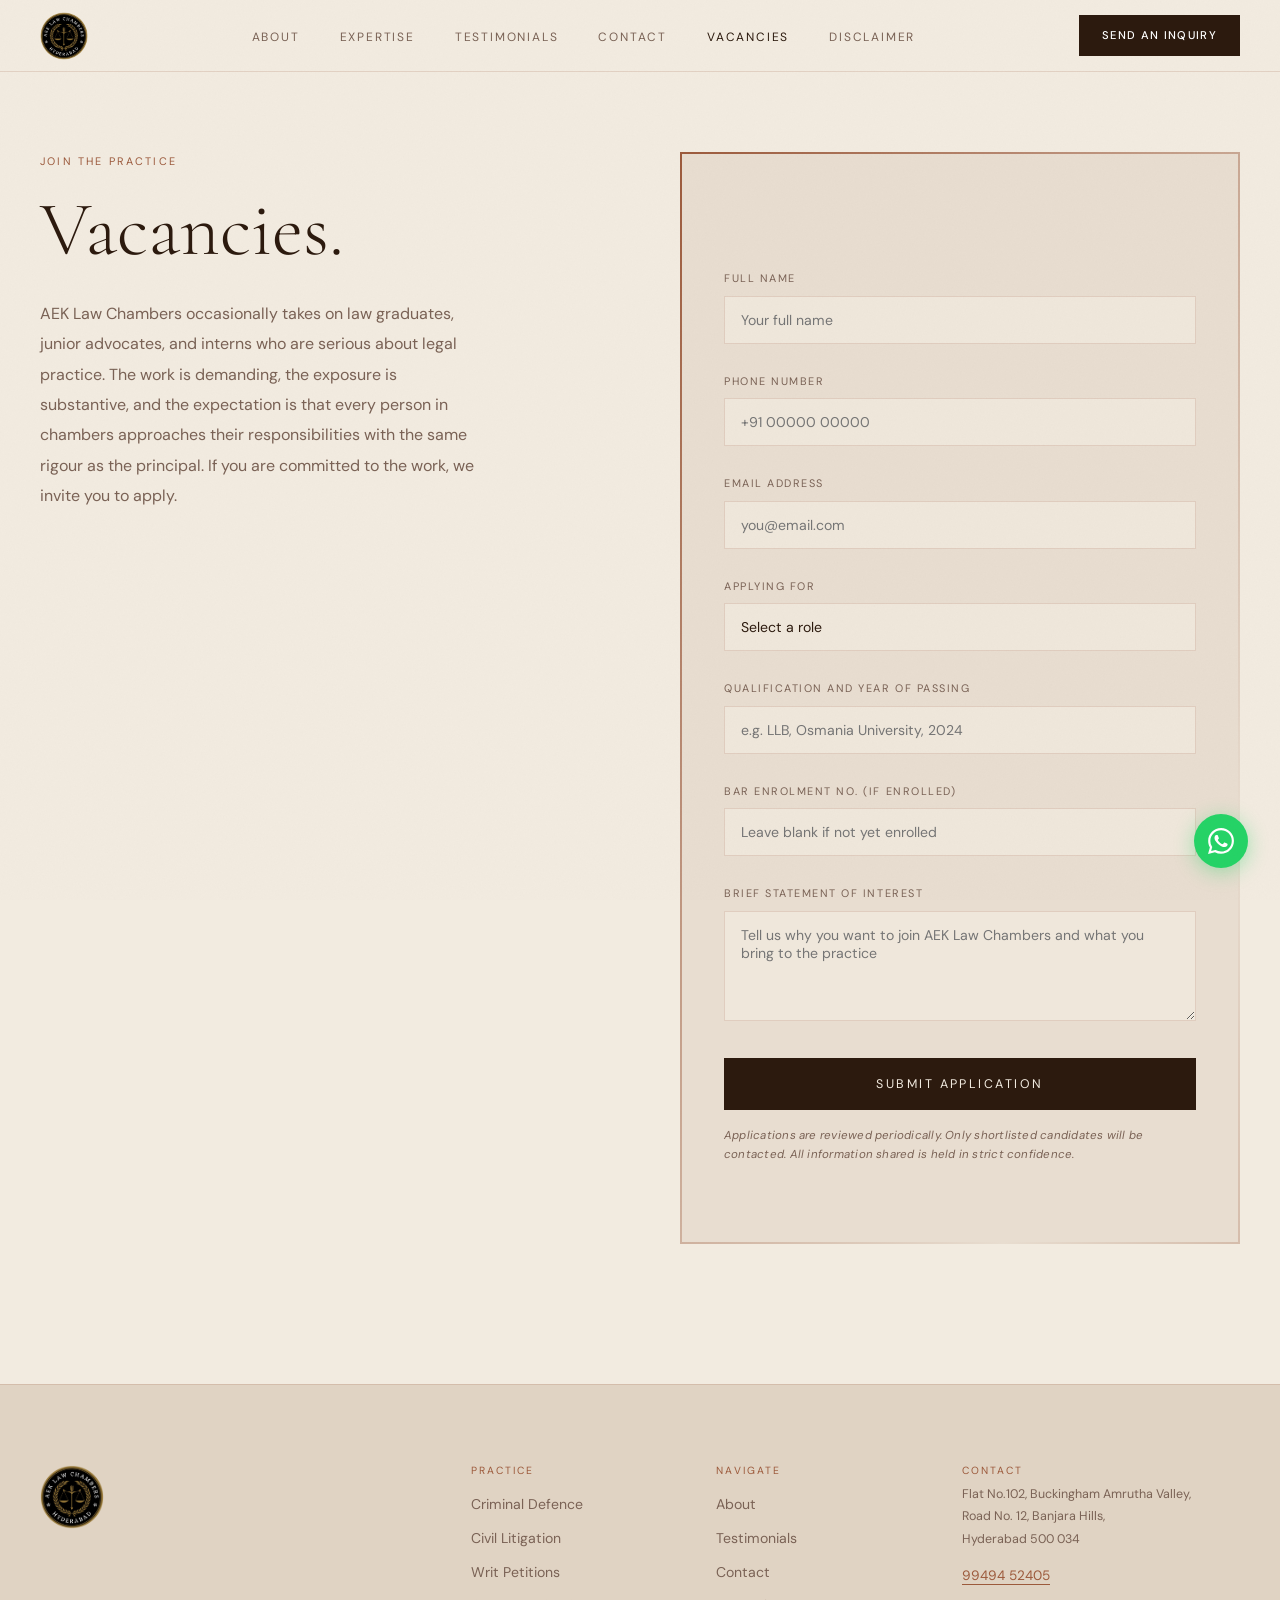
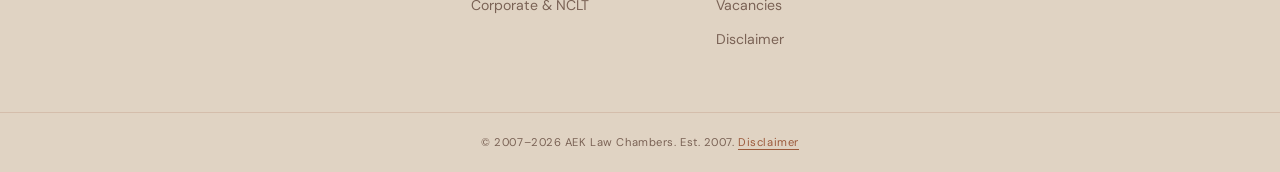
<file: vacancy.html>
<!DOCTYPE html>
<html lang="en">
<head>
  <meta charset="UTF-8" />
  <meta name="viewport" content="width=device-width, initial-scale=1.0" />
  <title>Vacancies | AEK Law Chambers, Banjara Hills, Hyderabad</title>
  <meta name="description" content="Career opportunities at AEK Law Chambers. Apply to join Ahmed Ehtesham Kawkab's practice in Banjara Hills, Hyderabad." />
  <meta name="robots" content="index, follow" />
  <link rel="canonical" href="https://aeklawchambers.in/vacancy.html" />
  <link rel="preconnect" href="https://fonts.googleapis.com" />
  <link rel="preconnect" href="https://fonts.gstatic.com" crossorigin />
  <link href="https://fonts.googleapis.com/css2?family=Cormorant+Garamond:ital,wght@0,300;0,400;0,500;0,600;0,700;1,300;1,400&family=DM+Sans:wght@300;400;500;600&display=swap" rel="stylesheet" />
  <link rel="stylesheet" href="shared.css" />
  <style>
    /* ===== VACANCY ANIMATIONS ===== */

    /* Page hero text reveal */
    .vac-hero { padding: calc(var(--nav-h) + 80px) 0 60px; }

    /* Form box with animated border */
    .vac-form-box {
      background: var(--card);
      padding: 52px 44px;
      position: relative;
      overflow: hidden;
    }
    /* animated gradient border shimmer */
    .vac-form-box::before {
      content: '';
      position: absolute;
      inset: 0;
      border: 2px solid transparent;
      background: linear-gradient(var(--card), var(--card)) padding-box,
                  linear-gradient(120deg, var(--accent) 0%, transparent 40%, var(--accent) 80%) border-box;
      background-size: 200% 200%;
      animation: borderMove 4s linear infinite;
      pointer-events: none;
    }
    @keyframes borderMove {
      0%   { background-position: 0% 50%; }
      100% { background-position: 200% 50%; }
    }

    /* Staggered field entrance */
    .vac-field {
      opacity: 0;
      transform: translateX(-32px);
      transition: opacity 0.55s ease, transform 0.55s ease;
      margin-bottom: 28px;
    }
    .vac-field.vf-visible {
      opacity: 1;
      transform: translateX(0);
    }

    /* Input focus glow */
    .vac-input, .vac-select, .vac-textarea {
      width: 100%;
      background: rgba(242,235,224,0.7);
      border: 1px solid var(--border);
      padding: 14px 16px;
      font-family: 'DM Sans', sans-serif;
      font-size: 0.88rem;
      color: var(--dark);
      outline: none;
      transition: border-color 0.3s, box-shadow 0.3s, background 0.3s;
      appearance: none;
      border-radius: 0;
    }
    .vac-input:focus, .vac-select:focus, .vac-textarea:focus {
      border-color: var(--accent);
      background: #fff;
      box-shadow: 0 0 0 3px rgba(156,90,60,0.12), 0 4px 20px rgba(156,90,60,0.08);
    }
    .vac-textarea { resize: vertical; min-height: 110px; }
    .vac-label {
      display: block;
      font-size: 0.68rem;
      letter-spacing: 0.14em;
      text-transform: uppercase;
      color: var(--muted);
      margin-bottom: 8px;
    }

    /* Submit button pulse + fill animation */
    .vac-submit {
      width: 100%;
      padding: 18px;
      background: var(--dark);
      color: var(--bg);
      font-family: 'DM Sans', sans-serif;
      font-size: 0.78rem;
      letter-spacing: 0.2em;
      text-transform: uppercase;
      border: none;
      cursor: pointer;
      position: relative;
      overflow: hidden;
      transition: color 0.3s;
    }
    .vac-submit::after {
      content: '';
      position: absolute;
      inset: 0;
      background: var(--accent);
      transform: scaleX(0);
      transform-origin: left;
      transition: transform 0.4s cubic-bezier(0.16,1,0.3,1);
      z-index: 0;
    }
    .vac-submit:hover::after { transform: scaleX(1); }
    .vac-submit span { position: relative; z-index: 1; }
    .vac-submit:active { transform: scale(0.98); }

    /* Success state */
    .vac-success {
      display: none;
      text-align: center;
      padding: 60px 20px;
      opacity: 0;
      transform: scale(0.9);
      transition: opacity 0.5s ease, transform 0.5s ease;
    }
    .vac-success.show { display: block; }
    .vac-success.visible { opacity: 1; transform: scale(1); }
    .vac-success-icon {
      width: 64px; height: 64px;
      border-radius: 50%;
      background: rgba(156,90,60,0.1);
      display: flex; align-items: center; justify-content: center;
      margin: 0 auto 24px;
      font-size: 28px;
    }

    /* Floating label animation on left side */
    .vac-intro-text {
      opacity: 0;
      transform: translateY(40px);
    }
    .vac-intro-text.visible {
      opacity: 1;
      transform: translateY(0);
      transition: opacity 0.8s ease, transform 0.8s ease;
    }

    /* Grid */
    .vac-grid {
      display: grid;
      grid-template-columns: 1fr 1fr;
      gap: 80px;
      align-items: start;
      padding-bottom: 80px;
    }
    @media (max-width: 1024px) {
      .vac-grid { grid-template-columns: 1fr; gap: 60px; }
      .vac-form-box { padding: 40px 28px; }
    }
    .form-note {
      font-size: 0.72rem;
      color: var(--muted);
      margin-top: 16px;
      line-height: 1.65;
      letter-spacing: 0.02em;
    }
  </style>
</head>
<body>

  <div class="grain-overlay" aria-hidden="true">
    <svg xmlns="http://www.w3.org/2000/svg" width="100%" height="100%">
      <filter id="grain"><feTurbulence type="fractalNoise" baseFrequency="0.65" numOctaves="3" stitchTiles="stitch"/><feColorMatrix type="saturate" values="0"/></filter>
      <rect width="100%" height="100%" filter="url(#grain)" />
    </svg>
  </div>

  <header class="site-nav" id="site-nav">
    <nav class="nav-inner">
      <a href="index.html" class="nav-logo"><img src="assets/logo.png" alt="AEK Law Chambers" class="nav-logo-img" /></a>
      <button class="hamburger" id="hamburger" aria-label="Open menu" aria-expanded="false">
        <span></span><span></span><span></span>
      </button>
      <ul class="nav-links" id="nav-links">
        <li><a href="about.html" class="nav-link">About</a></li>
        <li><a href="practice.html" class="nav-link">Expertise</a></li>
        <li><a href="testimonials.html" class="nav-link">Testimonials</a></li>
        <li><a href="contact.html" class="nav-link">Contact</a></li>
        <li><a href="vacancy.html" class="nav-link active">Vacancies</a></li>
        <li><a href="disclaimer.html" class="nav-link">Disclaimer</a></li>
      </ul>
      <a href="contact.html" class="btn btn-primary nav-cta">Send an Inquiry</a>
    </nav>
  </header>

  <main>
    <section class="vac-hero section">
      <div class="container">
        <div class="vac-grid">

          <!-- Left: intro -->
          <div class="vac-intro-text" id="vac-intro">
            <p class="section-eyebrow" style="margin-bottom:16px;">Join the Practice</p>
            <h1 style="font-family:'Cormorant Garamond',serif;font-size:clamp(3rem,6vw,5rem);font-weight:300;color:var(--dark);margin-bottom:24px;">Vacancies.</h1>
            <p style="font-size:1rem;color:var(--muted);max-width:440px;line-height:1.9;">AEK Law Chambers occasionally takes on law graduates, junior advocates, and interns who are serious about legal practice. The work is demanding, the exposure is substantive, and the expectation is that every person in chambers approaches their responsibilities with the same rigour as the principal. If you are committed to the work, we invite you to apply.</p>
          </div>

          <!-- Right: animated form -->
          <div>
            <div class="vac-form-box" id="vac-form-box">
              <h2 style="font-family:'Cormorant Garamond',serif;font-size:1.6rem;font-weight:400;color:var(--dark);margin-bottom:36px;">Application Form</h2>

              <form id="vacancy-form" novalidate autocomplete="off">

                <div class="vac-field" data-delay="0">
                  <label class="vac-label" for="fullname">Full Name</label>
                  <input class="vac-input" type="text" id="fullname" name="fullname" placeholder="Your full name" required />
                </div>

                <div class="vac-field" data-delay="1">
                  <label class="vac-label" for="phone">Phone Number</label>
                  <input class="vac-input" type="tel" id="phone" name="phone" placeholder="+91 00000 00000" required />
                </div>

                <div class="vac-field" data-delay="2">
                  <label class="vac-label" for="email">Email Address</label>
                  <input class="vac-input" type="email" id="email" name="email" placeholder="you@email.com" required />
                </div>

                <div class="vac-field" data-delay="3">
                  <label class="vac-label" for="role">Applying For</label>
                  <select class="vac-select" id="role" name="role" required>
                    <option value="" disabled selected>Select a role</option>
                    <option value="junior-advocate">Junior Advocate</option>
                    <option value="intern">Law Intern</option>
                    <option value="law-clerk">Law Clerk / Research Assistant</option>
                    <option value="other">Other</option>
                  </select>
                </div>

                <div class="vac-field" data-delay="4">
                  <label class="vac-label" for="qualification">Qualification and Year of Passing</label>
                  <input class="vac-input" type="text" id="qualification" name="qualification" placeholder="e.g. LLB, Osmania University, 2024" required />
                </div>

                <div class="vac-field" data-delay="5">
                  <label class="vac-label" for="enrolment">Bar Enrolment No. (if enrolled)</label>
                  <input class="vac-input" type="text" id="enrolment" name="enrolment" placeholder="Leave blank if not yet enrolled" />
                </div>

                <div class="vac-field" data-delay="6">
                  <label class="vac-label" for="statement">Brief Statement of Interest</label>
                  <textarea class="vac-textarea" id="statement" name="statement" placeholder="Tell us why you want to join AEK Law Chambers and what you bring to the practice" required></textarea>
                </div>

                <div class="vac-field" data-delay="7">
                  <button type="submit" class="vac-submit"><span>Submit Application</span></button>
                  <p class="form-note">Applications are reviewed periodically. Only shortlisted candidates will be contacted. All information shared is held in strict confidence.</p>
                </div>

              </form>

              <!-- Success message -->
              <div class="vac-success" id="vac-success">
                <div class="vac-success-icon">✓</div>
                <h3 style="font-family:'Cormorant Garamond',serif;font-size:1.8rem;font-weight:300;color:var(--dark);margin-bottom:12px;">Application Received.</h3>
                <p style="color:var(--muted);font-size:0.9rem;line-height:1.8;max-width:320px;margin:0 auto;">Thank you for your interest. We will be in touch with shortlisted candidates.</p>
              </div>
            </div>
          </div>

        </div>
      </div>
    </section>
  </main>

  <footer class="site-footer">
    <div class="container footer-inner">
      <div class="footer-brand">
        <a href="index.html" class="footer-logo"><img src="assets/logo.png" alt="AEK Law Chambers" class="footer-logo-img" /></a>
      </div>
      <div class="footer-links">
        <h4 class="footer-links-title">Practice</h4>
        <a href="practice.html#criminal">Criminal Defence</a>
        <a href="practice.html#civil">Civil Litigation</a>
        <a href="practice.html#writ">Writ Petitions</a>
        <a href="practice.html#corporate">Corporate &amp; NCLT</a>
      </div>
      <div class="footer-links">
        <h4 class="footer-links-title">Navigate</h4>
        <a href="about.html">About</a>
        <a href="testimonials.html">Testimonials</a>
        <a href="contact.html">Contact</a>
        <a href="vacancy.html">Vacancies</a>
        <a href="disclaimer.html">Disclaimer</a>
      </div>
      <div class="footer-contact">
        <h4 class="footer-links-title">Contact</h4>
        <p>Flat No.102, Buckingham Amrutha Valley,<br/>Road No. 12, Banjara Hills,<br/>Hyderabad 500 034</p>
        <a href="tel:+919949452405" class="inline-link">99494 52405</a>
      </div>
    </div>
    <div class="footer-bottom">
      <div class="container">
        <p>© 2007–2026 AEK Law Chambers. Est. 2007. <a href="disclaimer.html" class="footer-disclaimer-link">Disclaimer</a></p>
      </div>
    </div>
  </footer>

  <a href="https://wa.me/919949452405" target="_blank" rel="noopener" class="whatsapp-float" aria-label="Chat on WhatsApp">
    <svg width="26" height="26" viewBox="0 0 24 24" fill="currentColor"><path d="M17.472 14.382c-.297-.149-1.758-.867-2.03-.967-.273-.099-.471-.148-.67.15-.197.297-.767.966-.94 1.164-.173.199-.347.223-.644.075-.297-.15-1.255-.463-2.39-1.475-.883-.788-1.48-1.761-1.653-2.059-.173-.297-.018-.458.13-.606.134-.133.298-.347.446-.52.149-.174.198-.298.298-.497.099-.198.05-.371-.025-.52-.075-.149-.669-1.612-.916-2.207-.242-.579-.487-.5-.669-.51-.173-.008-.371-.01-.57-.01-.198 0-.52.074-.792.372-.272.297-1.04 1.016-1.04 2.479 0 1.462 1.065 2.875 1.213 3.074.149.198 2.096 3.2 5.077 4.487.709.306 1.262.489 1.694.625.712.227 1.36.195 1.871.118.571-.085 1.758-.719 2.006-1.413.248-.694.248-1.289.173-1.413-.074-.124-.272-.198-.57-.347m-5.421 7.403h-.004a9.87 9.87 0 01-5.031-1.378l-.361-.214-3.741.982.998-3.648-.235-.374a9.86 9.86 0 01-1.51-5.26c.001-5.45 4.436-9.884 9.888-9.884 2.64 0 5.122 1.03 6.988 2.898a9.825 9.825 0 012.893 6.994c-.003 5.45-4.437 9.884-9.885 9.884m8.413-18.297A11.815 11.815 0 0012.05 0C5.495 0 .16 5.335.157 11.892c0 2.096.547 4.142 1.588 5.945L.057 24l6.305-1.654a11.882 11.882 0 005.683 1.448h.005c6.554 0 11.89-5.335 11.893-11.893a11.821 11.821 0 00-3.48-8.413Z"/></svg>
  </a>

  <div class="page-transition" id="page-transition"></div>
  <script src="shared.js"></script>
  <script>
    // Animate intro text on load
    requestAnimationFrame(() => {
      setTimeout(() => {
        document.getElementById('vac-intro').classList.add('visible');
      }, 200);
    });

    // Staggered field entrance via IntersectionObserver
    const fields = document.querySelectorAll('.vac-field');
    const fieldObs = new IntersectionObserver((entries) => {
      entries.forEach(entry => {
        if (entry.isIntersecting) {
          const delay = parseInt(entry.target.dataset.delay || 0) * 90;
          setTimeout(() => entry.target.classList.add('vf-visible'), delay);
          fieldObs.unobserve(entry.target);
        }
      });
    }, { threshold: 0.1 });
    fields.forEach(f => fieldObs.observe(f));

    // Form submit -> success animation
    document.getElementById('vacancy-form').addEventListener('submit', function(e) {
      e.preventDefault();
      const form = this;
      const box = document.getElementById('vac-success');
      form.style.opacity = '0';
      form.style.transition = 'opacity 0.4s ease';
      setTimeout(() => {
        form.style.display = 'none';
        box.classList.add('show');
        requestAnimationFrame(() => {
          requestAnimationFrame(() => box.classList.add('visible'));
        });
      }, 400);
    });
  </script>
</body>
</html>
</file>
<file: shared.css>
/* ========== RESET & BASE ========== */
*, *::before, *::after { box-sizing: border-box; margin: 0; padding: 0; }
html { scroll-behavior: smooth; }
body {
  font-family: 'DM Sans', sans-serif;
  background: #F2EBE0;
  color: #1A1A1A;
  font-size: 17px;
  line-height: 1.7;
  overflow-x: hidden;
}
h1, h2, h3, h4, h5 { font-family: 'Cormorant Garamond', serif; font-weight: 400; line-height: 1.15; }
a { color: inherit; text-decoration: none; }
img { max-width: 100%; display: block; }
button { font-family: 'DM Sans', sans-serif; cursor: pointer; border: none; background: none; }

/* ========== TOKENS ========== */
:root {
  --bg: #F2EBE0;
  --accent: #9C5A3C;
  --dark: #2C1A0E;
  --muted: #7A6255;
  --card: #E8DDD0;
  --border: rgba(156,90,60,0.18);
  --nav-h: 72px;
}

/* ========== GRAIN OVERLAY ========== */
.grain-overlay {
  position: fixed; inset: 0;
  pointer-events: none;
  z-index: 9999;
  opacity: 0.03;
  mix-blend-mode: multiply;
  width: 100%; height: 100%;
}
.grain-overlay svg { width: 100%; height: 100%; }

/* ========== NAVIGATION ========== */
.site-nav {
  position: fixed; top: 0; left: 0; right: 0; z-index: 500;
  background: rgba(242,235,224,0.9);
  backdrop-filter: blur(12px);
  border-bottom: 1px solid var(--border);
  height: var(--nav-h);
  transition: background 0.3s;
}
.nav-inner {
  max-width: 1280px; margin: 0 auto;
  display: flex; align-items: center; justify-content: space-between;
  padding: 0 40px; height: 100%;
}
.nav-logo {
  display: flex; align-items: center;
  flex-shrink: 0;
}
.nav-logo-img {
  height: 48px;
  width: 48px;
  object-fit: contain;
  display: block;
  border-radius: 50%;
}
.nav-links {
  display: flex; align-items: center; gap: 40px;
  list-style: none;
}
.nav-link {
  font-size: 0.75rem; letter-spacing: 0.15em;
  text-transform: uppercase; color: var(--muted);
  transition: color 0.25s;
}
.nav-link:hover, .nav-link.active { color: var(--dark); }

/* ========== BUTTONS ========== */
.btn {
  display: inline-flex; align-items: center; gap: 8px;
  padding: 13px 28px;
  font-size: 0.72rem; letter-spacing: 0.12em;
  text-transform: uppercase; font-weight: 500;
  transition: all 0.3s; cursor: pointer;
}
.btn-primary {
  background: #2C1A0E; color: #fff;
  border: 1px solid #2C1A0E;
}
.btn-primary:hover { background: #9C5A3C; border-color: #9C5A3C; }
.btn-outline {
  background: transparent; color: var(--dark);
  border: 1px solid var(--dark);
}
.btn-outline:hover { background: var(--dark); color: #fff; }
.btn-lg { padding: 17px 36px; font-size: 0.78rem; }
.nav-cta { padding: 10px 22px; font-size: 0.7rem; }

/* ========== HAMBURGER ========== */
.hamburger {
  display: none; flex-direction: column; gap: 5px;
  padding: 4px; background: none; border: none; cursor: pointer;
}
.hamburger span {
  display: block; width: 24px; height: 1.5px;
  background: var(--dark); transition: all 0.3s;
}
.hamburger.open span:nth-child(1) { transform: translateY(6.5px) rotate(45deg); }
.hamburger.open span:nth-child(2) { opacity: 0; }
.hamburger.open span:nth-child(3) { transform: translateY(-6.5px) rotate(-45deg); }

/* ========== CONTAINER ========== */
.container { max-width: 1280px; margin: 0 auto; padding: 0 40px; }

/* ========== SECTION ========== */
.section { padding: 120px 0; }
.section-eyebrow {
  font-family: 'DM Sans', sans-serif;
  font-size: 0.68rem; letter-spacing: 0.2em;
  text-transform: uppercase; color: var(--accent);
  margin-bottom: 16px;
}
.section-title {
  font-size: clamp(2.2rem, 5vw, 3.5rem);
  color: var(--dark); margin-bottom: 48px;
}
.section-header { margin-bottom: 64px; }

/* ========== SECTION RULE ========== */
.section-rule {
  height: 1px; background: var(--border);
  transform: scaleX(0); transform-origin: left;
  transition: transform 1s ease-out;
  margin: 0 40px;
}
.section-rule.visible { transform: scaleX(1); }

/* ========== HERO ========== */
.hero {
  min-height: 100vh;
  display: flex; flex-direction: column; justify-content: center;
  padding: calc(var(--nav-h) + 80px) 0 100px;
  position: relative;
}
.hero-inner {
  display: grid;
  grid-template-columns: 1fr 380px;
  gap: 80px; align-items: end;
}
.hero-eyebrow {
  font-size: 0.72rem; letter-spacing: 0.2em;
  text-transform: uppercase; color: var(--accent);
  margin-bottom: 24px;
}
.hero-name {
  font-size: clamp(3rem, 7vw, 5.5rem);
  color: var(--dark); margin-bottom: 28px;
  font-weight: 300;
}
.hero-tagline {
  font-family: 'DM Sans', sans-serif;
  font-size: 1.15rem; color: var(--muted);
  max-width: 520px; margin-bottom: 40px;
  line-height: 1.75;
}
.hero-actions { display: flex; gap: 16px; flex-wrap: wrap; }
/* scroll hint removed */

/* ========== PHOTO PLACEHOLDER ========== */
.photo-placeholder {
  width: 100%; aspect-ratio: 3/4;
  background: #E8DDD0;
  border: 1px solid var(--border);
  display: flex; align-items: center; justify-content: center;
}
.photo-placeholder span {
  font-size: 0.75rem; letter-spacing: 0.1em;
  text-transform: uppercase; color: var(--muted);
  text-align: center; padding: 20px;
}

/* ========== IMAGE PRACTICE CARDS (HOME) ========== */
.img-cards-grid {
  display: grid;
  grid-template-columns: repeat(2, 1fr);
  gap: 28px;
}
.img-practice-card {
  position: relative; overflow: hidden;
  aspect-ratio: 16/9;
  background: var(--card);
  display: block;
  cursor: pointer;
  /* clearly invisible on load */
  opacity: 0 !important;
  transform: translateY(110px) scale(0.96) !important;
  transition: opacity 1.1s cubic-bezier(0.16,1,0.3,1),
              transform 1.1s cubic-bezier(0.16,1,0.3,1),
              box-shadow 0.4s ease;
  will-change: opacity, transform;
}
.img-practice-card.visible {
  opacity: 1 !important;
  transform: translateY(0) scale(1) !important;
}
.img-practice-card:hover {
  box-shadow: 0 24px 60px rgba(26,26,26,0.15);
}
.img-practice-card img {
  width: 100%; height: 100%;
  object-fit: cover;
  filter: grayscale(0.2);
  transform: scale(1);
  transition: transform 0.7s cubic-bezier(0.16,1,0.3,1), filter 0.6s;
}
.img-practice-card:hover img {
  transform: scale(1.05);
  filter: grayscale(0);
}
.img-card-num {
  position: absolute; top: 20px; right: 24px;
  font-family: 'Cormorant Garamond', serif;
  font-size: 72px; font-weight: 700;
  color: rgba(26,26,26,0.07);
  line-height: 1;
  pointer-events: none;
  letter-spacing: -0.02em;
  z-index: 1;
}
.img-card-overlay {
  position: absolute; inset: 0;
  background: linear-gradient(to top, rgba(26,26,26,0.65) 0%, rgba(26,26,26,0) 50%);
  display: flex; flex-direction: column; justify-content: flex-end;
  padding: 32px;
  z-index: 2;
}
.img-card-label {
  font-size: 0.62rem; letter-spacing: 0.2em;
  text-transform: uppercase; color: rgba(255,255,255,0.55);
  margin-bottom: 8px;
}
.img-card-title {
  font-family: 'Cormorant Garamond', serif;
  font-size: 1.6rem; font-weight: 400;
  color: #fff; line-height: 1.15;
  margin-bottom: 0;
  text-shadow: 0 1px 10px rgba(0,0,0,0.35);
}
.img-card-btn {
  position: absolute; top: 50%; left: 50%;
  transform: translate(-50%, -50%) scale(0.85);
  background: rgba(245,242,237,0.94);
  color: var(--dark);
  padding: 12px 28px;
  font-size: 0.68rem; letter-spacing: 0.16em;
  text-transform: uppercase; font-weight: 500;
  opacity: 0;
  transition: opacity 0.35s ease, transform 0.35s cubic-bezier(0.16,1,0.3,1);
  pointer-events: none;
  white-space: nowrap;
  z-index: 3;
}
.img-practice-card:hover .img-card-btn {
  opacity: 1;
  transform: translate(-50%, -50%) scale(1);
}

/* ========== MARQUEE ========== */
.marquee-wrap {
  overflow: hidden;
  border-top: 1px solid var(--border);
  border-bottom: 1px solid var(--border);
  padding: 32px 0;
  background: #F2EBE0;
}
.marquee-track {
  display: flex; align-items: center;
  width: max-content;
  animation: marquee 30s linear infinite;
}
.marquee-wrap:hover .marquee-track { animation-play-state: paused; }
.marquee-item {
  font-size: 1.4rem; letter-spacing: 0.28em;
  text-transform: uppercase; color: rgba(26,26,26,0.18);
  white-space: nowrap; padding: 0 48px;
}
.marquee-star {
  color: var(--accent); font-size: 1.1rem;
  flex-shrink: 0; padding: 0 4px;
}
@keyframes marquee { from{transform:translateX(0)} to{transform:translateX(-50%)} }

/* ========== COUNTER ANIMATION ========== */
.stat-number[data-count] { transition: none; }
.stat-block {
  background: var(--card); padding: 40px 32px;
}

/* ========== PRACTICE PAGE HERO SECTION ========== */
.practice-hero-section {
  padding-top: calc(var(--nav-h) + 80px);
  padding-bottom: 0;
}

/* ========== PRACTICE PAGE SCROLLER ========== */
.practice-scroller { margin-top: 0; }
.practice-scroller-right { padding: 0; }

.ps-scroll-section {
  padding: 80px 40px;
  max-width: 860px;
  margin: 0 auto;
  width: 100%;
  border-top: 1px solid var(--border);
}
.ps-scroll-section:first-child {
  border-top: none;
  padding-top: 60px;
}

/* ---- Inline image: simple slide-up on scroll ---- */
.ps-img-wrap {
  width: 100%;
  aspect-ratio: 21/9;
  overflow: hidden;
  margin-bottom: 36px;
  background: var(--card);
  opacity: 0;
  transform: translateY(48px);
  transition: opacity 0.7s cubic-bezier(0.16,1,0.3,1),
              transform 0.7s cubic-bezier(0.16,1,0.3,1);
}
.ps-img-wrap.visible {
  opacity: 1;
  transform: translateY(0);
}
.ps-img-wrap img {
  width: 100%; height: 100%;
  object-fit: cover;
  filter: grayscale(0.15);
}

/* Practice page header */
.practice-page-header {
  display: grid;
  grid-template-columns: 1fr 1fr;
  gap: 80px;
  align-items: end;
  padding-bottom: 60px;
}
.practice-page-header-right {
  padding-bottom: 8px;
  color: var(--muted);
  font-size: 0.95rem;
  line-height: 1.85;
  border-left: 1px solid var(--border);
  padding-left: 48px;
}


.cards-grid {
  display: grid;
  grid-template-columns: repeat(4, 1fr);
  gap: 2px;
}
.practice-card {
  background: var(--card);
  padding: 40px 32px;
  position: relative; overflow: hidden;
  display: block;
  transition: transform 0.3s ease;
  border-bottom: 3px solid transparent;
}
.practice-card:hover { transform: translateY(-4px); }
.card-border-slide {
  position: absolute; bottom: 0; left: 0;
  height: 3px; width: 0;
  background: var(--accent);
  transition: width 0.3s ease;
}
.practice-card:hover .card-border-slide { width: 100%; }
.card-number {
  font-size: 0.65rem; letter-spacing: 0.15em;
  text-transform: uppercase; color: var(--accent);
  margin-bottom: 20px;
}
.card-title {
  font-family: 'Cormorant Garamond', serif;
  font-size: 1.35rem; font-weight: 500;
  color: var(--dark); margin-bottom: 12px;
}
.card-body {
  font-size: 0.92rem; color: var(--muted);
  line-height: 1.65; margin-bottom: 24px;
}
.card-arrow {
  color: var(--accent); font-size: 1rem;
  transition: transform 0.3s;
}
.practice-card:hover .card-arrow { transform: translateX(4px); }

/* ========== CTA STRIP ========== */
.cta-strip { background: #E0D3C3; }
.cta-inner {
  display: grid;
  grid-template-columns: 1fr auto;
  gap: 80px; align-items: center;
}
.cta-title {
  font-size: clamp(1.8rem, 3vw, 2.6rem);
  color: var(--dark); margin-bottom: 40px;
}
.cta-details { display: flex; gap: 48px; flex-wrap: wrap; }
.cta-detail { display: flex; flex-direction: column; gap: 6px; }
.detail-label {
  font-size: 0.65rem; letter-spacing: 0.18em;
  text-transform: uppercase; color: var(--accent);
}
.detail-value { font-size: 0.9rem; color: var(--dark); line-height: 1.6; }
.cta-right { display: flex; flex-direction: column; gap: 14px; }
.inline-link { color: var(--accent); border-bottom: 1px solid currentColor; }

/* ========== FOOTER ========== */
.site-footer { background: #E0D3C3; border-top: 1px solid var(--border); padding: 80px 0 0; }
.footer-inner {
  display: grid;
  grid-template-columns: 2fr 1fr 1fr 1.5fr;
  gap: 60px; padding-bottom: 60px;
}
.footer-logo {
  display: inline-block;
  margin-bottom: 12px;
}
.footer-logo-img {
  height: 64px;
  width: 64px;
  object-fit: contain;
  display: block;
  border-radius: 50%;
}
.footer-tagline {
  font-size: 0.75rem; color: var(--muted);
  text-transform: uppercase; letter-spacing: 0.12em;
  margin-bottom: 10px;
}
.footer-enrollment {
  font-size: 0.72rem; color: var(--muted);
  line-height: 1.8; letter-spacing: 0.06em;
}
.footer-links { display: flex; flex-direction: column; gap: 10px; }
.footer-links-title {
  font-family: 'DM Sans', sans-serif;
  font-size: 0.65rem; letter-spacing: 0.2em;
  text-transform: uppercase; color: var(--accent);
  margin-bottom: 6px;
}
.footer-links a {
  font-size: 0.88rem; color: var(--muted);
  transition: color 0.2s;
}
.footer-links a:hover { color: var(--dark); }
.footer-contact p {
  font-size: 0.78rem; color: var(--muted);
  line-height: 1.8; margin-bottom: 10px;
}
.footer-contact a { font-size: 0.85rem; color: var(--accent); border-bottom: 1px solid currentColor; }
.footer-bottom {
  border-top: 1px solid var(--border);
  padding: 20px 0;
}
.footer-bottom p {
  font-size: 0.7rem; color: var(--muted);
  letter-spacing: 0.05em; text-align: center;
}
.footer-disclaimer-link { color: var(--accent); border-bottom: 1px solid currentColor; }

/* ========== WHATSAPP FLOAT ========== */
.whatsapp-float {
  position: fixed; bottom: 32px; right: 32px; z-index: 400;
  width: 54px; height: 54px;
  background: #25D366; color: #fff;
  border-radius: 50%;
  display: flex; align-items: center; justify-content: center;
  box-shadow: 0 4px 20px rgba(37,211,102,0.4);
  transition: transform 0.3s, box-shadow 0.3s;
}
.whatsapp-float:hover { transform: scale(1.08); box-shadow: 0 6px 28px rgba(37,211,102,0.5); }

/* ========== PAGE TRANSITION ========== */
.page-transition {
  position: fixed; inset: 0; z-index: 9990;
  background: var(--bg);
  opacity: 0; pointer-events: none;
  transition: opacity 0.3s ease;
}
.page-transition.active { opacity: 1; pointer-events: all; }

/* ========== REVEAL ANIMATIONS ========== */
.reveal {
  opacity: 0;
  transform: translateY(30px);
  transition: opacity 1s ease-out, transform 1s ease-out;
}
.reveal.visible { opacity: 1; transform: none; }

/* Hero stagger */
.reveal-hero {
  opacity: 0; transform: translateY(24px);
  transition: opacity 0.8s ease-out, transform 0.8s ease-out;
}
.reveal-hero.visible { opacity: 1; transform: none; }

/* ========== ABOUT PAGE ========== */
.about-hero {
  padding: calc(var(--nav-h) + 100px) 0 80px;
}
.about-hero-grid {
  display: grid;
  grid-template-columns: 1fr 340px;
  gap: 80px; align-items: start;
}
.about-name {
  font-size: clamp(2.8rem, 6vw, 4.8rem);
  color: var(--dark); margin-bottom: 32px;
}
.about-bio {
  font-size: 1.15rem; color: var(--muted);
  line-height: 1.8; max-width: 580px;
  margin-bottom: 20px;
}
.stats-grid {
  display: grid; grid-template-columns: repeat(3, 1fr);
  gap: 2px; margin: 80px 0;
}
.stat-block {
  background: var(--card); padding: 40px 32px;
}
.stat-number {
  font-family: 'Cormorant Garamond', serif;
  font-size: 4rem; font-weight: 300; color: var(--dark);
  line-height: 1;
}
.stat-label {
  font-size: 0.7rem; letter-spacing: 0.15em;
  text-transform: uppercase; color: var(--muted);
  margin-top: 10px;
}
.courts-list { margin: 60px 0; }
.courts-list-title {
  font-size: 0.7rem; letter-spacing: 0.2em;
  text-transform: uppercase; color: var(--accent);
  margin-bottom: 32px;
}
.court-row {
  display: flex; justify-content: space-between; align-items: center;
  padding: 20px 0;
  border-bottom: 1px solid var(--border);
  font-family: 'Cormorant Garamond', serif;
  font-size: 1.5rem; color: var(--dark);
}
/* no hover effect these are not links */

/* ========== TESTIMONIALS ========== */
.testimonials-grid {
  display: grid;
  grid-template-columns: repeat(6, 1fr);
  gap: 24px;
  margin-top: 64px;
}
.testimonial-card {
  grid-column: span 2;
  background: #E8DDD0;
  padding: 44px 36px;
  position: relative;
  overflow: hidden;
  opacity: 0;
  transform: translateY(32px);
  transition: opacity 0.7s ease-out, transform 0.7s ease-out, box-shadow 0.4s ease;
}
.testimonial-card:nth-child(4),
.testimonial-card:nth-child(5) { grid-column: span 3; }
.testimonial-card.visible {
  opacity: 1;
  transform: translateY(0);
}
.testimonial-card.visible:hover {
  transform: translateY(-5px);
  box-shadow: 0 20px 52px rgba(0,0,0,0.09);
}
.testimonial-card::after {
  content: '';
  position: absolute;
  bottom: 0; left: 0;
  width: 0; height: 2px;
  background: var(--accent);
  transition: width 0.55s ease;
}
.testimonial-card.visible:hover::after { width: 100%; }
.testimonial-card:nth-child(2) { transition-delay: 0.1s; }
.testimonial-card:nth-child(3) { transition-delay: 0.2s; }
.testimonial-card:nth-child(4) { transition-delay: 0.05s; }
.testimonial-card:nth-child(5) { transition-delay: 0.15s; }
.testimonial-quote {
  font-family: 'Cormorant Garamond', serif;
  font-size: 1.25rem; font-weight: 400;
  color: var(--dark); line-height: 1.75;
  margin-bottom: 32px;
  font-style: italic;
}
.testimonial-quote::before { content: '\201C'; }
.testimonial-quote::after { content: '\201D'; }
.testimonial-meta { border-top: 1px solid var(--border); padding-top: 20px; }
.testimonial-name {
  font-size: 0.75rem; letter-spacing: 0.1em;
  text-transform: uppercase; color: var(--dark);
  font-weight: 500; margin-bottom: 4px;
}
.testimonial-detail {
  font-size: 0.72rem; color: var(--accent);
  letter-spacing: 0.08em; text-transform: uppercase;
}

/* ========== PRACTICE PAGE ========== */
.courts-bar {
  position: sticky; top: var(--nav-h); z-index: 400;
  background: var(--card); border-bottom: 1px solid var(--border);
  padding: 14px 0; overflow-x: auto;
  scrollbar-width: none;
}
.courts-bar::-webkit-scrollbar { display: none; }
.courts-bar-inner {
  display: flex; align-items: center; gap: 0;
  padding: 0 40px; white-space: nowrap;
}
.court-tag {
  font-size: 0.65rem; letter-spacing: 0.15em;
  text-transform: uppercase; color: var(--muted);
  padding: 6px 18px;
  border-right: 1px solid var(--border);
  opacity: 0; transition: opacity 0.4s ease;
}
.court-tag:first-child { padding-left: 0; }
.court-tag.visible { opacity: 1; }
.practice-section {
  padding: 100px 0;
  border-top: 1px solid var(--border);
}
.practice-section:nth-child(even) { background: transparent; }
.practice-section-inner {
  display: grid;
  grid-template-columns: 280px 1fr;
  gap: 80px;
}
.ps-number {
  display: inline-block;
  font-family: 'DM Sans', sans-serif;
  font-size: 0.62rem; letter-spacing: 0.2em;
  text-transform: uppercase; color: var(--accent);
  margin-bottom: 16px;
  /* no background, no border, no pill just the label */
}
.ps-title {
  font-size: clamp(2rem, 4vw, 3rem);
  color: var(--dark); margin-bottom: 0;
}
.ps-body {
  font-size: 1.1rem; color: var(--muted);
  line-height: 1.8; margin-bottom: 24px;
}
.ps-body:last-of-type { margin-bottom: 32px; }

/* FAQ Accordion */
.faq { margin-top: 32px; margin-left: 0; margin-right: 0; border-top: 1px solid var(--border); }
.faq-title {
  font-size: 0.65rem; letter-spacing: 0.18em;
  text-transform: uppercase; color: var(--accent);
  margin-bottom: 0; padding: 20px 0 8px;
}
.faq-item { border-bottom: 1px solid var(--border); margin-left: 0; margin-right: 0; }
.faq-q {
  width: 100%; display: flex; justify-content: space-between; align-items: center;
  padding: 18px 0; text-align: left;
  font-size: 1rem; color: var(--dark); font-weight: 500;
  cursor: pointer; background: none; border: none; font-family: 'DM Sans', sans-serif;
  transition: color 0.25s;
}
.faq-q:hover { color: var(--accent); }
.faq-icon {
  font-size: 1.2rem; line-height: 1;
  transition: transform 0.4s ease; flex-shrink: 0; margin-left: 16px;
}
.faq-item.open .faq-icon { transform: rotate(45deg); }
.faq-a {
  max-height: 0; overflow: hidden;
  transition: max-height 0.5s ease-in-out, padding 0.3s ease;
  font-size: 0.95rem; color: var(--muted); line-height: 1.75;
}
.faq-item.open .faq-a { max-height: 400px; padding-bottom: 18px; }
.ecourts-link {
  display: inline-flex; align-items: center; gap: 10px;
  font-size: 0.7rem; letter-spacing: 0.14em;
  text-transform: uppercase; color: var(--accent);
  margin-top: 40px;
  transition: gap 0.3s ease, opacity 0.3s;
  border: none;
  position: relative;
}
.ecourts-link::after {
  content: '';
  position: absolute;
  bottom: -4px; left: 0;
  width: 0; height: 1px;
  background: var(--accent);
  transition: width 0.35s cubic-bezier(0.16,1,0.3,1);
}
.ecourts-link:hover::after { width: 100%; }
.ecourts-link:hover { gap: 16px; opacity: 0.75; }

/* ========== CONTACT PAGE ========== */
.contact-grid {
  display: grid; grid-template-columns: 1fr 1fr;
  gap: 80px; align-items: start;
}
.contact-address {
  font-family: 'Cormorant Garamond', serif;
  font-size: 1.75rem; line-height: 1.4;
  color: var(--dark); margin-bottom: 40px;
}
.contact-detail-row {
  margin-bottom: 28px;
}
.contact-detail-label {
  font-size: 0.65rem; letter-spacing: 0.2em;
  text-transform: uppercase; color: var(--accent);
  margin-bottom: 6px;
}
.contact-detail-value {
  font-size: 1.05rem; color: var(--dark); line-height: 1.7;
}
.contact-detail-value a { color: var(--accent); border-bottom: 1px solid currentColor; }
.map-container {
  width: 100%; height: 280px; overflow: hidden;
  background: var(--card); margin-top: 32px;
  border: 1px solid var(--border);
}
.map-container iframe { width: 100%; height: 100%; border: none; filter: grayscale(0.4) contrast(1.1); }

/* Contact Form */
.contact-form-box {
  background: var(--card); padding: 52px 48px;
  border-top: 3px solid #9C5A3C;
}
.form-title {
  font-size: 2.2rem; color: var(--dark); margin-bottom: 40px;
}
.form-field { margin-bottom: 36px; }
.form-label {
  display: block; font-size: 0.65rem; letter-spacing: 0.18em;
  text-transform: uppercase; color: var(--muted);
  margin-bottom: 10px;
}
.form-input, .form-select, .form-textarea {
  width: 100%; background: transparent;
  border: none; border-bottom: 1px solid rgba(107,100,89,0.35);
  padding: 10px 0; font-family: 'DM Sans', sans-serif;
  font-size: 0.95rem; color: var(--dark);
  outline: none; transition: border-color 0.3s;
  -webkit-appearance: none; appearance: none;
}
.form-input:focus,
.form-select:focus,
.form-textarea:focus {
  border-bottom: 2px solid var(--accent);
}
.form-textarea { resize: none; line-height: 1.7; }
.form-select { background-image: url("data:image/svg+xml,%3Csvg xmlns='http://www.w3.org/2000/svg' width='12' height='7'%3E%3Cpath d='M1 1l5 5 5-5' stroke='%236B6459' stroke-width='1.5' fill='none'/%3E%3C/svg%3E"); background-repeat: no-repeat; background-position: right 4px center; padding-right: 24px; cursor: pointer; }
.form-note {
  font-size: 0.75rem; color: var(--muted);
  line-height: 1.7; margin-top: 20px;
  font-style: italic;
}

/* ========== DISCLAIMER PAGE ========== */
.disclaimer-page {
  padding: calc(var(--nav-h) + 100px) 0 120px;
  min-height: 100vh;
}
.disclaimer-grid {
  display: grid; grid-template-columns: 1fr 2fr;
  gap: 100px;
}
.disclaimer-heading {
  font-size: clamp(2.5rem, 5vw, 4rem);
  color: var(--dark);
}
.disclaimer-rule { width: 40px; height: 1px; background: var(--accent); margin-top: 24px; }
.disclaimer-body h2 {
  font-size: 1.6rem; color: var(--dark); margin-bottom: 20px;
}
.disclaimer-body p {
  font-size: 1.05rem; color: var(--muted);
  line-height: 1.85; margin-bottom: 24px;
}
.disclaimer-items { margin: 32px 0; }
.disclaimer-item {
  display: flex; gap: 24px; margin-bottom: 24px;
  padding-bottom: 24px; border-bottom: 1px solid var(--border);
}
.disclaimer-item-num {
  font-size: 0.65rem; letter-spacing: 0.12em;
  text-transform: uppercase; color: var(--accent);
  padding-top: 4px; flex-shrink: 0;
}
.disclaimer-item-text {
  font-size: 0.9rem; color: var(--muted); line-height: 1.8;
}
.disclaimer-note {
  background: var(--card); padding: 28px 32px;
  border-left: 3px solid var(--accent);
  font-size: 0.85rem; color: var(--muted);
  line-height: 1.8; font-style: italic;
}

/* ========== RESPONSIVE ========== */
@media (max-width: 1024px) {
  .cards-grid { grid-template-columns: repeat(2, 1fr); }
  .img-cards-grid { grid-template-columns: repeat(2, 1fr); }
  .stats-grid { grid-template-columns: repeat(2, 1fr); }
  .testimonials-grid { grid-template-columns: repeat(2, 1fr); }
  .testimonial-card,
  .testimonial-card:nth-child(4),
  .testimonial-card:nth-child(5) { grid-column: auto; }
  .footer-inner { grid-template-columns: 1fr 1fr; }
  .about-hero-grid { grid-template-columns: 1fr; }
  .practice-section-inner { grid-template-columns: 1fr; gap: 40px; }
  .contact-grid { grid-template-columns: 1fr; }
  .disclaimer-grid { grid-template-columns: 1fr; gap: 48px; }
  .hero-inner { grid-template-columns: 1fr; }
  .hero-aside { display: none; }
  .cta-inner { grid-template-columns: 1fr; gap: 40px; }
  .practice-page-header { grid-template-columns: 1fr; gap: 32px; }
  .practice-page-header-right { border-left: none; padding-left: 0; border-top: 1px solid var(--border); padding-top: 32px; }
  .ps-img-wrap { aspect-ratio: 16/9; }
}
@media (max-width: 768px) {
  .container { padding: 0 24px; }
  .section { padding: 72px 0; }
  .hero { padding: calc(var(--nav-h) + 60px) 0 80px; }
  .cards-grid { grid-template-columns: 1fr; gap: 2px; }
  .img-cards-grid { grid-template-columns: 1fr; }
  .stats-grid { grid-template-columns: repeat(2, 1fr); }
  .testimonials-grid { grid-template-columns: 1fr; }
  .testimonial-card,
  .testimonial-card:nth-child(4),
  .testimonial-card:nth-child(5) { grid-column: auto; }
  .footer-inner { grid-template-columns: 1fr; gap: 36px; }
  .nav-links { display: none; flex-direction: column; gap: 20px; position: fixed; top: var(--nav-h); left: 0; right: 0; background: var(--bg); border-bottom: 1px solid var(--border); padding: 32px 24px; }
  .nav-links.open { display: flex; }
  .nav-cta { display: none; }
  .hamburger { display: flex; }
  .cta-details { flex-direction: column; gap: 24px; }
  .contact-form-box { padding: 36px 24px; }
  .courts-bar-inner { padding: 0 24px; }
  .section-rule { margin: 0 24px; }
  .nav-inner { padding: 0 24px; }
  .practice-hero-section { padding-top: calc(var(--nav-h) + 48px); }
  .ps-scroll-section { padding: 56px 24px; }
  .ps-img-wrap { aspect-ratio: 4/3; margin-bottom: 28px; }
}

/* ========== NOTABLE CASES ========== */
.notable-cases {
  margin-top: 40px;
  border-top: 1px solid var(--border);
  padding-top: 32px;
}
.notable-case-item {
  padding: 20px 0;
  border-bottom: 1px solid var(--border);
}
.notable-case-item:last-child { border-bottom: none; }
.notable-case-tag {
  display: inline-block;
  font-size: 0.62rem;
  letter-spacing: 0.16em;
  text-transform: uppercase;
  color: var(--accent);
  margin-bottom: 8px;
  font-weight: 500;
}
.notable-case-desc {
  font-size: 0.88rem;
  color: var(--muted);
  line-height: 1.75;
  margin: 0;
}

/* ========== CASE LINKS & STATUS BADGES ========== */
.case-link {
  color: var(--accent);
  text-decoration: underline;
  text-decoration-color: rgba(156,90,60,0.35);
  text-underline-offset: 3px;
  font-weight: 500;
  transition: text-decoration-color 0.2s;
}
.case-link:hover { text-decoration-color: var(--accent); }
.case-status {
  display: inline-block;
  font-size: 0.62rem;
  letter-spacing: 0.12em;
  text-transform: uppercase;
  font-weight: 500;
  padding: 2px 7px;
  border-radius: 2px;
  margin-left: 4px;
  vertical-align: middle;
}
.case-status.disposed {
  background: rgba(80,140,80,0.12);
  color: #3a7a3a;
}
.case-status.pending {
  background: rgba(156,90,60,0.1);
  color: var(--accent);
}

/* ========== STARS ========== */
.stars {
  display: block;
  font-size: 1rem;
  letter-spacing: 0.1em;
  margin-bottom: 14px;
  line-height: 1;
}
.stars-filled { color: #C47A2E; }
.stars-empty  { color: rgba(156,90,60,0.2); }
</file>
